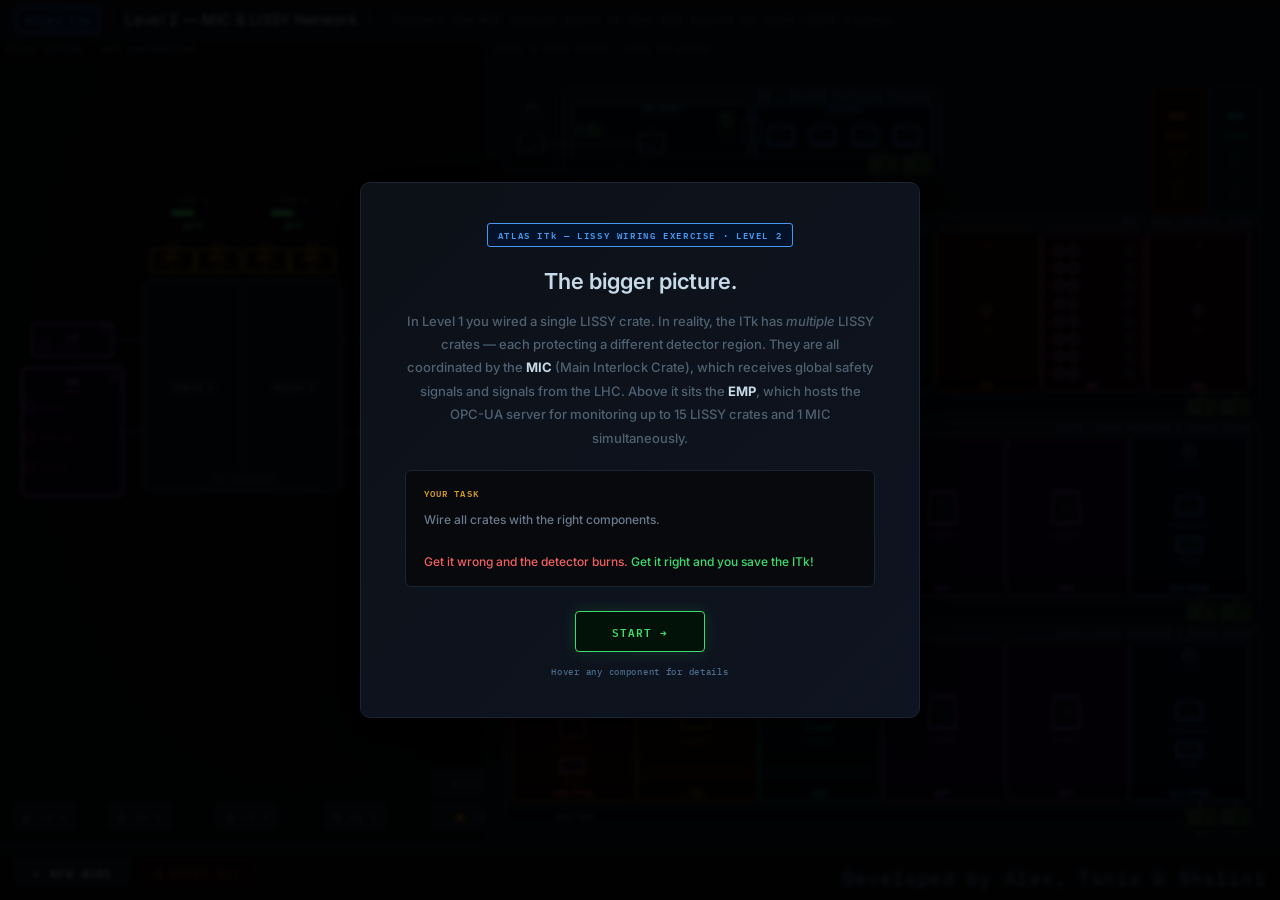
<file: projects/interlock-level2/index.html>
<!DOCTYPE html>
<html lang="en">
<head>
<meta charset="UTF-8">
<meta name="viewport" content="width=device-width, initial-scale=1.0">
<title>ITk Interlock — Level 2: MIC & LISSY Network</title>
<style>
@import url('https://fonts.googleapis.com/css2?family=IBM+Plex+Mono:wght@400;500;600&family=Inter:wght@300;400;500;600&display=swap');

:root {
  --bg:        #07090d;
  --panel:     #0c1118;
  --panel2:    #111820;
  --border:    #1a2433;
  --border2:   #243040;
  --text:      #bccad8;
  --dim:       #445566;
  --green:     #3ddc6e;
  --red:       #f06060;
  --amber:     #f0b030;
  --blue:      #4898f0;
  --purple:    #b070f0;
  --cyan:      #20c8e0;
  --orange:    #f08030;
  --pink:      #f472b6;
  --green-d:   #031208;
  --red-d:     #1e0404;

  /* Responsive base sizes */
  --topbar-h:   clamp(40px, 4vh, 56px);
  --tray-h:     clamp(56px, 6vh, 76px);
}

*, *::before, *::after { box-sizing: border-box; margin: 0; padding: 0; }

/* Fluid base: scales generously with screen size */
html { font-size: clamp(14px, min(1.4vw, 2vh), 22px); }

body {
  background: var(--bg);
  color: var(--text);
  font-family: 'Inter', sans-serif;
  font-size: 0.8rem;
  font-weight: 500;
  height: 100vh;
  height: 100dvh;
  overflow: hidden;
  display: flex;
  flex-direction: column;
}

/* ── Top bar ── */
#topbar {
  height: var(--topbar-h);
  flex-shrink: 0;
  background: linear-gradient(to bottom, #111820, #0c1118);
  border-bottom: 1px solid var(--border);
  display: flex;
  align-items: center;
  padding: 0 clamp(8px, 2vw, 16px);
  gap: clamp(6px, 1vw, 12px);
  z-index: 20;
  box-shadow: 0 1px 12px rgba(0,0,0,.4);
  overflow: hidden;
}
.badge {
  font-family: 'IBM Plex Mono', monospace;
  font-size: 0.55rem;
  font-weight: 600;
  letter-spacing: .14em;
  border: 1px solid var(--blue);
  color: var(--blue);
  background: linear-gradient(135deg,#031228,#062050);
  border-radius: 3px;
  padding: 3px 8px;
  white-space: nowrap;
}
#topbar h1 {
  font-size: 0.82rem;
  font-weight: 400;
  color: #c8dae8;
  letter-spacing: .02em;
  white-space: nowrap;
  overflow: hidden;
  text-overflow: ellipsis;
}
.tb-sep { width: 1px; height: 20px; background: var(--border2); flex-shrink: 0; }
#status-strip {
  font-family: 'IBM Plex Mono', monospace;
  font-size: 0.62rem;
  color: var(--dim);
  flex: 1;
  padding: 0 10px;
  letter-spacing: .04em;
  white-space: nowrap;
  overflow: hidden;
  text-overflow: ellipsis;
}
#status-strip.warn { color: var(--amber); }
#status-strip.ok   { color: var(--green); }
#status-strip.err  { color: var(--red);   }

/* ── Main split ── */
#main {
  display: grid;
  grid-template-columns: 38% 62%;
  grid-template-rows: 1fr var(--tray-h);
  flex: 1;
  min-height: 0;
  overflow: hidden;
}

/* ── Detector panel ── */
#det-panel {
  position: relative;
  background: radial-gradient(ellipse at 60% 40%, #0e0a14 0%, #07090d 70%);
  border-right: 1px solid var(--border);
  border-bottom: 1px solid var(--border);
  overflow: hidden;
  min-height: 0;
  height: 100%;
}
#det-panel::after {
  content: '';
  position: absolute;
  inset: 0;
  pointer-events: none;
  z-index: 1;
  background: repeating-linear-gradient(to bottom, transparent 0px, transparent 2px, rgba(0,0,0,.06) 2px, rgba(0,0,0,.06) 4px);
}
#det-label {
  position: absolute;
  top: 0; left: 0; right: 0;
  font-family: 'IBM Plex Mono', monospace;
  font-size: 0.48rem;
  letter-spacing: .16em;
  color: var(--dim);
  text-transform: uppercase;
  padding: 0.4em 0.7em;
  border-bottom: 1px solid var(--border);
  background: linear-gradient(to bottom, #0e1018, transparent);
  pointer-events: none;
  z-index: 2;
}
#det-heat-overlay {
  position: absolute;
  inset: 0;
  pointer-events: none;
  opacity: 0;
  transition: background .5s;
  z-index: 2;
}

/* ── Rack panel ── */
#rack-panel {
  position: relative;
  background: var(--panel);
  border-bottom: 1px solid var(--border);
  overflow: hidden;
  min-height: 0;
  height: 100%;
}
#rack-label {
  position: absolute;
  top: 0; left: 0; right: 0;
  font-family: 'IBM Plex Mono', monospace;
  font-size: 0.48rem;
  letter-spacing: .16em;
  color: var(--dim);
  text-transform: uppercase;
  padding: 0.4em 0.7em;
  border-bottom: 1px solid var(--border);
  background: linear-gradient(to bottom, #111820, transparent);
  pointer-events: none;
  z-index: 2;
}

/* ── Wire tray ── */
#wire-tray {
  grid-column: 1 / 3;
  background: linear-gradient(to top, #080b10, #0c1118);
  border-top: 1px solid var(--border);
  padding: 0 clamp(8px, 1.5vw, 16px);
  display: flex;
  align-items: center;
  gap: clamp(6px, 1vw, 14px);
  overflow: hidden;
  height: var(--tray-h);
  flex-shrink: 0;
  flex-wrap: nowrap;
}

/* ── Tray buttons ── */
#new-wire-btn, #reset-btn {
  font-family: 'IBM Plex Mono', monospace;
  font-size: 0.62rem;
  font-weight: 600;
  padding: 0.35em 1.2em;
  border-radius: 3px;
  cursor: pointer;
  letter-spacing: .08em;
  transition: all .15s;
  flex-shrink: 0;
  text-transform: uppercase;
  white-space: nowrap;
}
#new-wire-btn {
  border: 1px solid var(--border2);
  background: var(--panel2);
  color: var(--text);
}
#new-wire-btn:hover { background: var(--border); border-color: var(--blue); color: var(--blue); }
#new-wire-btn.active { background: #061828; border-color: var(--blue); color: var(--blue); box-shadow: 0 0 10px rgba(72,152,240,.2); }
#reset-btn { border: 1px solid #3a1010; background: #160505; color: #804040; }
#reset-btn:hover { border-color: var(--red); color: var(--red); background: var(--red-d); }

/* ── Detector supply/power buttons ── */
#power-on-lv-a, #power-on-hv-a, #power-on-lv-b, #power-on-hv-b {
  position: absolute;
  bottom: clamp(8px, 1.5vh, 14px);
  font-family: 'IBM Plex Mono', monospace;
  font-size: 0.55rem;
  font-weight: 600;
  padding: 0.4em 0.9em;
  border-radius: 3px;
  border: 1px solid var(--border2);
  background: var(--panel2);
  color: var(--dim);
  cursor: pointer;
  letter-spacing: .08em;
  transition: all .2s;
  z-index: 3;
  text-transform: uppercase;
  white-space: nowrap;
}
#power-on-lv-a { left: 0.7rem; }
#power-on-hv-a { left: 6rem; }
#power-on-lv-b { left: 12rem; }
#power-on-hv-b { left: 18rem; }
#power-on-lv-a.ready, #power-on-hv-a.ready,
#power-on-lv-b.ready, #power-on-hv-b.ready {
  border-color: var(--green);
  color: var(--green);
  background: var(--green-d);
}

/* ── LHC Handshake button ── */
/* Stacked LHC controls — right side of detector panel */
#lhc-stack {
  position: absolute;
  bottom: clamp(8px,1.5vh,14px);
  left: 24rem;
  display: flex;
  flex-direction: column;
  gap: 5px;
  z-index: 3;
}
#lhc-btn {
  font-family: 'IBM Plex Mono', monospace;
  font-size: 0.55rem;
  font-weight: 600;
  padding: 0.4em 0.9em;
  border-radius: 3px;
  border: 1px solid var(--border2);
  background: var(--panel2);
  color: var(--dim);
  cursor: pointer;
  letter-spacing: .08em;
  transition: all .4s;
  text-transform: uppercase;
  white-space: nowrap;
  user-select: none;
}
#lhc-btn.permit-off { border-color: var(--red);   color: var(--red);   }
#lhc-btn.permit-on  { border-color: var(--green);  color: var(--green); box-shadow: 0 0 16px rgba(61,220,110,.4); animation: glow-pulse .8s infinite; }
#beam-stable-btn {
  font-family: 'IBM Plex Mono', monospace;
  font-size: 0.55rem;
  font-weight: 600;
  padding: 0.4em 0.9em;
  border-radius: 3px;
  border: 1px solid var(--border2);
  background: var(--panel2);
  color: var(--dim);
  cursor: pointer;
  letter-spacing: .08em;
  transition: all .2s;
  text-transform: uppercase;
  white-space: nowrap;
}
#beam-stable-btn:hover { border-color: var(--amber); color: var(--amber); }
#beam-stable-btn.active { border-color: var(--green); color: var(--green); box-shadow: 0 0 12px rgba(61,220,110,.3); }

/* ── Global SVG overlay ── */
#global-svg {
  position: fixed;
  inset: 0;
  width: 100%;
  height: 100%;
  pointer-events: none;
  z-index: 6;
  overflow: visible;
}

/* ── Tooltip ── */
#tooltip {
  position: fixed;
  background: linear-gradient(135deg, #111e2e, #0c1420);
  border: 1px solid var(--border2);
  border-radius: 6px;
  padding: 0.6em 0.9em;
  max-width: clamp(180px, 20vw, 280px);
  pointer-events: none;
  z-index: 60;
  display: none;
  box-shadow: 0 4px 24px rgba(0,0,0,.6);
}
svg text { font-weight: 600; }
#tt-title { font-weight: 600; font-size: 0.72rem; color: #d8eaf8; margin-bottom: 4px; }
#tt-body  { font-size: 0.64rem; color: #506070; line-height: 1.6; }

/* ── Overlays ── */
.overlay {
  display: none;
  position: fixed;
  inset: 0;
  background: rgba(0,0,0,.88);
  z-index: 1000;
  align-items: center;
  justify-content: center;
  backdrop-filter: blur(2px);
  padding: 16px;
}
.overlay.active { display: flex; }
.ov-card {
  border-radius: 8px;
  padding: clamp(20px, 3vh, 32px) clamp(20px, 3vw, 36px);
  max-width: min(440px, 95vw);
  width: 100%;
  text-align: center;
  box-shadow: 0 8px 48px rgba(0,0,0,.7);
}
.ov-card h2 { font-size: 1rem; font-weight: 600; margin: 10px 0 9px; }
.ov-card p  { font-size: 0.72rem; line-height: 1.75; margin-bottom: 20px; color: #708090; }
.ov-card .big { font-size: 2.6rem; display: block; margin-bottom: 4px; }
.fire-card { background: linear-gradient(135deg, #1a0505, #120303); border: 1px solid #6a1818; }
.fire-card h2 { color: var(--red); }
.ok-card   { background: linear-gradient(135deg, #030f08, #041208); border: 1px solid #1a5a30; }
.ok-card h2 { color: var(--green); }
.ov-btn {
  display: inline-block;
  padding: clamp(6px, 0.8vh, 8px) clamp(18px, 2vw, 26px);
  border-radius: 3px;
  border: 1px solid;
  background: transparent;
  font-family: 'IBM Plex Mono', monospace;
  font-size: 0.6rem;
  font-weight: 600;
  cursor: pointer;
  letter-spacing: .08em;
  transition: all .15s;
  text-transform: uppercase;
}
.fire-btn { border-color: #6a1818; color: var(--red); }
.ok-btn   { border-color: #1a5a30; color: var(--green); }
.ok-btn:hover { background: var(--green-d); }

/* ── Intro overlay specifics ── */
#intro-ov > div {
  max-width: min(560px, 92vw);
  width: 100%;
  font-size: 0.78rem;
}

/* ── Status strip 2 ── */
#status-strip2 {
  font-family: 'IBM Plex Mono', monospace;
  font-size: 0.62rem;
  color: #445566;
  padding: 0 12px;
  white-space: nowrap;
  overflow: hidden;
  text-overflow: ellipsis;
  flex: 1;
  border-left: 1px solid var(--border2);
  letter-spacing: .03em;
  transition: color .3s;
}

/* ── Animations ── */
@keyframes signal-flow { to { stroke-dashoffset: -20; } }
.sig-trace {
  stroke-dasharray: 5 3;
  animation: signal-flow 1s linear infinite;
  opacity: 0;
  transition: opacity 1.2s;
}
.sig-trace.active { opacity: 1; }
@keyframes glow-pulse { 0%,100%{opacity:1} 50%{opacity:.5} }

/* ── Ice overlay ── */
#ice-overlay { display: none; position: fixed; inset: 0; z-index: 99; pointer-events: none; }
#ice-overlay.active { display: block; }
#ice-overlay canvas { position: absolute; inset: 0; width: 100%; height: 100%; }

/* ── Scrollable overlays ── */
#mon-ov, #autotest-ov {
  align-items: flex-start;
  overflow-y: auto;
  padding: clamp(12px, 2vw, 20px);
}
</style>
</head>
<body>

<!-- Intro overlay -->
<div class="overlay active" id="intro-ov">
  <div style="background:linear-gradient(135deg,#0c1118,#0e1420);border:1px solid #1a2433;border-radius:10px;padding:40px 44px;max-width:560px;text-align:center;box-shadow:0 8px 48px rgba(0,0,0,.8);">
    <div style="font-family:'IBM Plex Mono',monospace;font-size:9px;font-weight:600;letter-spacing:.18em;color:#4898f0;background:#031228;border:1px solid #4898f0;border-radius:3px;display:inline-block;padding:3px 10px;margin-bottom:20px;">ATLAS ITk — LISSY WIRING EXERCISE · LEVEL 2</div>
    <div style="font-size:22px;font-weight:600;color:#c8dae8;margin-bottom:14px;line-height:1.3;">The bigger picture.</div>
    <p style="font-size:13px;color:#506070;line-height:1.8;margin-bottom:20px;">
      In Level 1 you wired a single LISSY crate. In reality, the ITk has <em>multiple</em> LISSY crates — each protecting a different detector region. They are all coordinated by the <strong style="color:#c8dae8">MIC</strong> (Main Interlock Crate), which receives global safety signals and signals from the LHC. Above it sits the <strong style="color:#c8dae8">EMP</strong>, which hosts the OPC-UA server for monitoring up to 15 LISSY crates and 1 MIC simultaneously.
    </p>
    <div style="background:#07090d;border:1px solid #1a2433;border-radius:6px;padding:14px 18px;margin-bottom:24px;text-align:left;">
      <div style="font-family:'IBM Plex Mono',monospace;font-size:9px;font-weight:600;letter-spacing:.12em;color:#d29922;margin-bottom:8px;">YOUR TASK</div>
      <p style="font-size:12px;color:#6a7a8a;line-height:1.75;margin:0;">
        Wire all crates with the right components.
        <br><br>
        <span style="color:#f06060;">Get it wrong and the detector burns.</span>
        <span style="color:#3ddc6e;"> Get it right and you save the ITk!</span>
      </p>

    </div>
    <button onclick="document.getElementById('intro-ov').classList.remove('active')"
      style="font-family:'IBM Plex Mono',monospace;font-size:11px;font-weight:600;padding:10px 36px;border-radius:4px;border:1px solid var(--green, #3ddc6e);background:#031208;color:#3ddc6e;cursor:pointer;letter-spacing:.1em;transition:all .2s;text-transform:uppercase;box-shadow:0 0 16px rgba(61,220,110,.15);"
      onmouseover="this.style.background='#052a10'" onmouseout="this.style.background='#031208'">
      Start →
    </button>
    <div style="margin-top:14px;font-family:'IBM Plex Mono',monospace;font-size:9px;color:#4a6a8a;letter-spacing:.08em;">Hover any component for details</div>
  </div>
</div>

<!-- Fire overlay -->
<div class="overlay" id="fire-ov">
  <div class="ov-card fire-card">
    <span class="big fire-anim">🔥</span>
    <h2 id="fire-title">Wrong connection</h2>
    <p id="fire-body"></p>
    <button class="ov-btn fire-btn" onclick="dismissError()">OK, got it</button>
  </div>
</div>

<!-- Success overlay -->
<div class="overlay" id="ok-ov">
  <div class="ov-card ok-card">
    <span class="big">✓</span>
    <h2>Both LISSYs connected!</h2>
    <p id="ok-body">MIC output ports linked to both LISSY GSS inputs. The full interlock chain — EMP → MIC → LISSY 1 & 2 — is complete. Global safety signals will now reach both detector regions.</p>
    <button class="ov-btn ok-btn" onclick="continueAfterInterlock()">Continue</button>
  </div>
</div>

<!-- Ice overlay -->
<div id="ice-overlay"><canvas id="ice-canvas"></canvas></div>

<!-- EMP Monitoring Plots Overlay -->
<div class="overlay" id="emp-mon-ov" style="align-items:flex-start;padding:20px;overflow-y:auto;">
  <div style="background:#0c1118;border:1px solid #1a2433;border-radius:8px;padding:20px;width:100%;max-width:900px;margin:auto;">
    <div style="display:flex;justify-content:space-between;align-items:center;margin-bottom:16px;">
      <span style="font-family:'IBM Plex Mono',monospace;font-size:12px;font-weight:600;color:#8aad7a;letter-spacing:.1em;">MONITORING PLOTS — EMP OPC-UA</span>
      <button onclick="document.getElementById('emp-mon-ov').classList.remove('active')" style="font-family:'IBM Plex Mono',monospace;font-size:10px;padding:4px 12px;border:1px solid #1a2433;background:#111820;color:#6a7a8a;border-radius:3px;cursor:pointer;">CLOSE</button>
    </div>
    <div id="emp-mon-grid" style="display:grid;grid-template-columns:1fr 1fr 1fr 1fr;gap:10px;"></div>
  </div>
</div>

<!-- Tooltip -->
<div id="tooltip"><div id="tt-title"></div><div id="tt-body"></div></div>

<!-- Global wire SVG -->
<svg id="global-svg" xmlns="http://www.w3.org/2000/svg">
  <defs>
    <filter id="glow-green"><feGaussianBlur stdDeviation="2.5" result="blur"/><feMerge><feMergeNode in="blur"/><feMergeNode in="SourceGraphic"/></feMerge></filter>
    <filter id="glow-blue"><feGaussianBlur stdDeviation="2" result="blur"/><feMerge><feMergeNode in="blur"/><feMergeNode in="SourceGraphic"/></feMerge></filter>
    <filter id="glow-cyan"><feGaussianBlur stdDeviation="2" result="blur"/><feMerge><feMergeNode in="blur"/><feMergeNode in="SourceGraphic"/></feMerge></filter>
    <marker id="arr-cyan" markerWidth="8" markerHeight="6" refX="7" refY="3" orient="auto">
      <path d="M0 0.5L7 3L0 5.5" fill="none" stroke="#20c8e0" stroke-width="1.2" stroke-linecap="round"/>
    </marker>
  </defs>
  <g id="placed-wires"></g>
  <path id="ghost-path" fill="none" stroke="#a0b8cc" stroke-width="1.5" stroke-dasharray="4 3" opacity="0" pointer-events="none"/>
</svg>

<!-- Layout -->
<div id="topbar">
  <div class="badge">ATLAS ITk</div>
  <div class="tb-sep"></div>
  <h1>Level 2 — MIC &amp; LISSY Network</h1>
  <div class="tb-sep"></div>
  <span id="status-strip">Connect the MIC output ports to the GSS inputs of both LISSY crates.</span>
</div>

<div id="main">
  <div id="det-panel">
    <div id="det-label">ATLAS Cavern · 80m underground</div>
    <div id="det-heat-overlay"></div>
    <button id="power-on-lv-a" onclick="powerOnSupply('lv','a')">⏻  LV A</button>
    <button id="power-on-hv-a" onclick="powerOnSupply('hv','a')">⏻  HV A</button>
    <button id="power-on-lv-b" onclick="powerOnSupply('lv','b')">⏻  LV B</button>
    <button id="power-on-hv-b" onclick="powerOnSupply('hv','b')">⏻  HV B</button>
    <div id="lhc-stack">
      <div id="lhc-btn" onclick="explainBeamPermit()" onmouseenter="showLHCTip(event)" onmouseleave="hideTip()">⚡ BEAM INJECTION PERMIT</div>
      <button id="beam-stable-btn" onclick="triggerBeamStable()">🔆 TEST BEAM STABLE</button>
    </div>
    <svg id="det-svg" width="100%" height="100%" style="position:absolute;inset:0;display:block;" xmlns="http://www.w3.org/2000/svg">
      <g id="det-nodes"></g>
      <g id="det-ports"></g>
    </svg>
  </div>

  <div id="rack-panel">
    <div id="rack-label">Level 2 rack rooms · US15 or USA15</div>
    <svg id="rack-svg" width="100%" height="100%" style="position:absolute;inset:0;display:block;" xmlns="http://www.w3.org/2000/svg">
      <defs>
        <filter id="glow-green-r"><feGaussianBlur stdDeviation="2.5" result="blur"/><feMerge><feMergeNode in="blur"/><feMergeNode in="SourceGraphic"/></feMerge></filter>
        <filter id="glow-blue-r"><feGaussianBlur stdDeviation="2" result="blur"/><feMerge><feMergeNode in="blur"/><feMergeNode in="SourceGraphic"/></feMerge></filter>
      </defs>
      <g id="rack-bg"></g>
      <g id="rack-ports"></g>
    </svg>
  </div>

  <div id="wire-tray">
    <button id="new-wire-btn" onclick="startNewWire()">＋ New wire</button>
    <button id="reset-btn" onclick="resetGame()">↺ Reset all</button>
    <span id="status-strip2" style="font-family:'IBM Plex Mono',monospace;font-size:10px;color:#445566;padding:0 10px;"></span>
  </div>
</div>

<script>
// ══════════════════════════════════════════════════
// TOOLTIPS
// ══════════════════════════════════════════════════
const TIPS = {
  'lv-a':    {t:'LV Supply — Region A',
    b:'Low Voltage supply for Region A readout ASICs. The Interlock port connects to a LISSY OUT module via a fail-safe active-low signal (3.3V=OK, 0V=CUT). A broken cable automatically cuts the supply.'},
  'lv-b':    {t:'LV Supply — Region B',
    b:'Low Voltage supply for Region B readout ASICs. Must connect to a different LISSY OUT than Region A — each region is protected independently.'},
  'hv-a':    {t:'HV Supply — Region A',
    b:'High Voltage supply for Region A silicon bulk depletion. Has three ports: Interlock (cuts HV on fault), Crate status (3.3V=crate ON), and HV status (3.3V=all channels OFF, 0V=at least one ON). Crate status and HV status connect to an HVP pair in the MIC.'},
  'hv-b':    {t:'HV Supply — Region B',
    b:'High Voltage supply for Region B. Same port configuration as Region A. Must use a different HVP channel pair than Region A.'},
  detector:  {t:'ITk Detector',
    b:'~60 million readout channels. The MIC coordinates interlock protection across all detector regions by distributing DSS and BIS signals to each LISSY via Transfer Modules.'},
  emp:       {t:'EMP — Embedded Monitoring Processor',
    b:'Interface between MON-FPGA and DCS computers. Hosts the OPC-UA server publishing the full interlock state (up to 15 LISSY + 1 MIC) at ~10 Hz. Connected to MON-FPGA via dedicated serial link; the RJ45 board provides Ethernet to DCS via FMC link.'},
  emp_board_main: {t:'EMP Board — OPC-UA Server',
    b:'The main processing board hosting the OPC-UA server. Publishes monitoring data from all connected LISSY crates and the MIC to the DCS (WinCC) at ~10 Hz. Connects to the 16RJ45 board via FMC link for network output.'},
  emp_board_rj45: {t:'16RJ45 Board — Ethernet Hub',
    b:'Provides 16 Ethernet ports for connections to MIC and LISSY crates (4 shown here for clarity). Each port carries monitoring data from one crate MON-FPGA to the EMP OPC-UA server. Connected to the EMP board via FMC (FPGA Mezzanine Card) link.'},
  emp_board: {t:'EMP Board',
    b:'Main processing board of the EMP. Connects to the RJ45 board via an FMC link.'},
  mic:       {t:'MIC — Main Interlock Crate',
    b:'19" 3U modular crate. Receives DSS signals (up to 6 channels, current-loop) and one BIS signal (RS485). Distributes them to all LISSY crates via Transfer Modules. Redundant PSU on UPS. Uses same MON-FPGA as LISSY — pin-compatible, same firmware.'},
  mic_out:   {t:'TM Output → LISSY GSS (subD15)',
    b:'Each TM sends 6 DSS + 1 BIS + 3 spare signals to each LISSY. Standard interlock: 3.3V=OK, 0V=INTERLOCK. E_EXIT/Cont_A/Cont_B are open-collector — TM provides 10kΩ pull-up resistors.'},
  lissy1:    {t:'LISSY Crate 1',
    b:'Protects one ITk region. Its GSS module receives global signals from the MIC Transfer Module via subD15. Without this connection, the LISSY is blind to DSS emergency stops, continental interlocks, and BIS beam signals.'},
  lissy2:    {t:'LISSY Crate 2',
    b:'Second region. Identical architecture. The MIC TM sends both LISSYs the same global signal set — both must be connected for full coverage.'},
  dss_system:{t:'DSS System — Detector Safety System',
    b:'The ATLAS-wide safety system that monitors detector conditions: cooling, power, access. Sends up to 6 signals (current loop: closed=OK, open=INTERLOCK) to the MIC DSS module. Three of these — E_EXIT (emergency exit), Cont_A (continental A), Cont_B (continental B) — are routed directly to every LISSY GSS via open-collector lines and cannot be masked by any firmware. The DSS also receives one return signal from the MIC (logical OR of LISSY states).'},
  bis_system:{t:'BIS — Beam Interface System',
    b:'The LHC-side interlock system. Sends one RS485 differential signal to the MIC BIS module to communicate beam conditions. The HVP Master in the MIC responds with the ITk HV status — this is the LHC handshake: the LHC only permits beam if the ITk HV is in a safe state. Without this handshake, beam injection is blocked.'},
  gss_port:  {t:'GSS Input Port (subD15)',
    b:'Receives MIC TM cable. Pins 6/16/26 carry E_EXIT, Cont_A, Cont_B — hardwired open-collector signals that bypass all firmware and cannot be masked.'},
  mic_mon:   {t:'MON-FPGA (MIC Slot 1)',
    b:'Same module as in LISSY — pin-compatible, same firmware concept. Monitors all IO via I²C (0x25–0x27). Connected to EMP for DCS reporting. All inputs and outputs in MIC are monitored here.'},
  mic_tm1:   {t:'TM — Transfer Module 1',
    b:'Connects to two LISSY crates via two subD15 connectors. Sends 6 DSS + 1 BIS + 3 spare signals to each. Receives up to 3 signals back per LISSY (6 total). Open-collector lines need 10kΩ pull-ups.'},
  mic_tm2:   {t:'TM — Transfer Module 2',
    b:'Second TM — identical to TM1. Each TM covers two LISSYs; two TMs cover four. Up to 8 TMs per MIC crate.'},
  mic_dss:   {t:'DSS — Detector Safety System Module',
    b:'Receives up to 6 signals from the ATLAS DSS via current loops (closed=OK, open=INTERLOCK). E_EXIT, Cont_A, Cont_B distributed to all TMs via backplane as open-collector. Can also send one signal back to DSS (OR of TM return signals). Can be installed inside LISSY for small setups without a MIC.'},
  mic_bis:   {t:'BIS — Beam Interface System Module',
    b:'Receives one RS485 differential signal from the LHC Beam Interface System. Translates to standard interlock, distributed to all TMs via backplane. Monitored by MON-FPGA. Critical for the LHC/ITk HV handshake.'},
  mic_hvp:   {t:'HVP — HV Present Module',
    b:'Reads signals from up to 8 HV crates: "HV crate power" (3.3V=ON) and "HV ON" (3.3V=all channels OFF, 0V=at least one ON). Logically combines to 8 summary signals → HVP Master. All 16 inputs opto-coupled and monitored.'},
  mic_hvm:   {t:'HVM / HVP Master',
    b:'Collects up to 8 signals from up to 5 HVP modules. Logically combines to one summary, converts to RS485, sends to BIS. This IS the LHC handshake: it tells the collider whether ITk HV is in a safe state for beam.'},
};
function showTip(key,evt){
  const t=TIPS[key]; if(!t) return;
  const el=document.getElementById('tooltip');
  document.getElementById('tt-title').textContent=t.t;
  document.getElementById('tt-body').textContent=t.b;
  el.style.display='block'; moveTip(evt);
}
function moveTip(evt){
  const el=document.getElementById('tooltip');
  let x=evt.clientX+14, y=evt.clientY+10;
  if(x+250>window.innerWidth) x=evt.clientX-256;
  if(y+140>window.innerHeight) y=evt.clientY-140;
  el.style.left=x+'px'; el.style.top=y+'px';
}
function hideTip(){document.getElementById('tooltip').style.display='none';}
document.addEventListener('mousemove',e=>{
  if(document.getElementById('tooltip').style.display==='block') moveTip(e);
});

// ══════════════════════════════════════════════════
// STATE
// ══════════════════════════════════════════════════
const NS = 'http://www.w3.org/2000/svg';
const WIRE_COLOR = '#a0b8cc';
let placedConnections = new Set();
let usedPorts = new Set();
let pendingFrom = null;

// Required: MIC out 1 → LISSY1 GSS, MIC out 2 → LISSY2 GSS
const VALID_CONNECTIONS = [
  ['mic-tm1-a',    'lissy1-gss-out'],
  ['mic-tm2-a',    'lissy2-gss-out'],
  ['p-dss-in',     'mic-dss-male'],
  ['p-global-dss', 'mic-dss-female'],
];

function connKey(a,b){ return [a,b].sort().join('|'); }

// ══════════════════════════════════════════════════
// SCALE FACTOR — SVG text scales with panel size
// ══════════════════════════════════════════════════
let SVG_SCALE = 1.0; // updated in renderRack/renderDetector

function computeScale(){
  const rack = document.getElementById('rack-svg');
  const W = rack ? rack.clientWidth  : 900;
  const H = rack ? rack.clientHeight : 600;
  // Reference: 900×600 = scale 1.0. Scale proportionally.
  SVG_SCALE = Math.max(0.7, Math.min(2.0, Math.sqrt((W * H) / (900 * 600))));
}

// ══════════════════════════════════════════════════
// SVG HELPERS
// ══════════════════════════════════════════════════
function svgEl(tag,attrs,parent){
  const e=document.createElementNS(NS,tag);
  for(const[k,v] of Object.entries(attrs)) e.setAttribute(k,v);
  if(parent) parent.appendChild(e);
  return e;
}
function rect(p,x,y,w,h,rx,fill,stroke,sw=1){
  return svgEl('rect',{x,y,width:w,height:h,rx,fill,stroke,'stroke-width':sw},p);
}
function text(p,x,y,s,fill,size,weight=600,anchor='middle'){
  const scaledSize = Math.round(size * SVG_SCALE * 10) / 10;
  const t=svgEl('text',{x,y,fill,'font-size':scaledSize,'font-weight':weight,
    'font-family':"'IBM Plex Mono',monospace",'text-anchor':anchor,
    'dominant-baseline':'central','pointer-events':'none'},p);
  t.textContent=s; return t;
}
function line(p,x1,y1,x2,y2,stroke,sw=1){
  return svgEl('line',{x1,y1,x2,y2,stroke,'stroke-width':sw,'stroke-linecap':'round'},p);
}
function mkG(p,tipKey){
  const g=svgEl('g',{},p);
  if(tipKey){
    g.addEventListener('mouseenter',e=>showTip(tipKey,e));
    g.addEventListener('mouseleave',hideTip);
  }
  return g;
}

// ══════════════════════════════════════════════════
// PORT SYSTEM
// ══════════════════════════════════════════════════
const portCoords = {};

function addPortAt(parent,id,x,y,color){
  portCoords[id]={x,y};
  const g=svgEl('g',{id:'pg-'+id,cursor:'pointer','pointer-events':'all'},parent);
  const hit=svgEl('rect',{x:x-8,y:y-8,width:16,height:16,fill:'transparent',id:'pc-'+id},g);
  g.addEventListener('click',e=>{e.stopPropagation();handlePort(id);});
  g.addEventListener('mouseenter',()=>{ hit.setAttribute('fill',color+'30'); });
  g.addEventListener('mouseleave',()=>{ if(pendingFrom!==id) hit.setAttribute('fill','transparent'); });
}



function getPortXY(id){
  const el=document.getElementById('pc-'+id);
  if(el){ const r=el.getBoundingClientRect(); return{x:r.left+r.width/2,y:r.top+r.height/2}; }
  return portCoords[id]||{x:0,y:0};
}

// ══════════════════════════════════════════════════
// RENDER DETECTOR — two regions, each with NTCs, LV, HV
// ══════════════════════════════════════════════════
function renderDetector(){
  computeScale();
  const svg=document.getElementById('det-svg');
  const W=svg.clientWidth, H=svg.clientHeight;
  const dn=document.getElementById('det-nodes');
  const dp=document.getElementById('det-ports');
  dn.innerHTML=''; dp.innerHTML='';

  const cx=W/2, dw=Math.min(W*0.52,200), dh=Math.min(H*0.48,210), dy=H*0.30;

  // Silicon strips
  for(let i=-5;i<=5;i++) line(dn,cx+i*Math.floor(dw/12),dy+8,cx+i*Math.floor(dw/12),dy+dh-8,'#1a3050',0.5);

  const dg=mkG(dn,'detector');
  rect(dg,cx-dw/2,dy,dw,dh,8,'#0e1828','#8ab0d060',1.5);

  // Divider between regions
  line(dg,cx,dy+10,cx,dy+dh-10,'#2a4060',1);
  text(dg,cx-dw/4,dy+dh/2,'Region A','#a0c0d870',8);
  text(dg,cx+dw/4,dy+dh/2,'Region B','#a0c0d870',8);
  text(dg,cx,dy+dh-12,'ITk Detector','#a0c0d860',7);

  // Status indicator (no default text)
  svgEl('text',{x:cx,y:dy+dh+16,'font-family':"'IBM Plex Mono',monospace",'font-size':8,'font-weight':600,fill:'#445566','text-anchor':'middle','dominant-baseline':'central',id:'det-status-txt'},dn).textContent='';

  // ── Region A (left) — NTC A1, NTC A2, LV A, HV A ──
  const axL=cx-dw/2-50, ayNtc=dy+dh*0.25, ayLV=dy+dh*0.28;
  const ayHV=ayLV+16+12+64; // LV bottom + gap + HV half-height
  // NTC A1
  mkDetSensor(dn,dp,'A1',cx-dw*0.35,dy-20,'#f0b030');
  // NTC A2
  mkDetSensor(dn,dp,'A2',cx-dw*0.12,dy-20,'#f0b030');
  // LV A
  mkDetSupply(dn,dp,axL-20,ayLV,'lv-a','LV','#b070f0','#0e0318');
  line(dn,axL-20+40,ayLV,cx-dw/2,ayLV,'#b070f050',1.2);
  // HV A
  mkHVSupply(dn,dp,axL-20,ayHV,'hv-a','#b070f0','#0e0318');
  line(dn,axL-20+50,ayHV,cx-dw/2,ayHV,'#b070f050',1.2);

  // ── Region B (right) — NTC B1, NTC B2, LV B, HV B ──
  const axR=cx+dw/2+50, ayNtcB=dy+dh*0.25;
  // NTC B1
  mkDetSensor(dn,dp,'B1',cx+dw*0.12,dy-20,'#f0b030');
  // NTC B2
  mkDetSensor(dn,dp,'B2',cx+dw*0.35,dy-20,'#f0b030');
  // LV B
  mkDetSupply(dn,dp,axR+20,ayLV,'lv-b','LV','#b070f0','#0e0318');
  line(dn,axR+20-40,ayLV,cx+dw/2,ayLV,'#b070f050',1.2);
  // HV B
  mkHVSupply(dn,dp,axR+20,ayHV,'hv-b','#b070f0','#0e0318');
  line(dn,axR+20-50,ayHV,cx+dw/2,ayHV,'#b070f050',1.2);

  // Temp gauges per region
  mkTempGauge(dn,cx-dw/4,dy-50,'A');
  mkTempGauge(dn,cx+dw/4,dy-50,'B');
}

function mkDetSensor(parent,dp,label,x,y,color){
  const portId = 'ntc-'+label.toLowerCase();
  const g=mkG(parent,'ntc'+label.toLowerCase());
  rect(g,x-22,y-12,44,24,3,'#181000',color,1);
  text(g,x,y-3,'NTC',color,7,600);
  text(g,x,y+7,label,color+'80',6);
  // Visible dashed port dot on top, registered and interactive
  svgEl('circle',{cx:x,cy:y-14,r:5,fill:'transparent',stroke:color,'stroke-width':1.2,'stroke-dasharray':'3 2'},parent);
  addPortAt(dp,portId,x,y-14,color);
}

function mkDetSupply(parent,dp,x,y,id,label,color,bg){
  const g=mkG(parent,id==='lv-a'?'lv-a':id==='lv-b'?'lv-b':id);
  rect(g,x-40,y-16,80,32,3,bg,color,1.2);
  text(g,x,y-4,label,color,9,600);
  // LED top-right corner
  const region=id.includes('-a')?'a':'b';
  svgEl('circle',{cx:x+32,cy:y-12,r:4,fill:color+'20',stroke:color+'60','stroke-width':1,id:'led-supply-lv-'+region},g);
  // Port inside box, left side — matches HV style
  const lvPortG=svgEl('g',{},g);
  svgEl('circle',{cx:x-28,cy:y+6,r:5,fill:'transparent',stroke:'#b070f0','stroke-width':1.2,'stroke-dasharray':'3 2'},lvPortG);
  text(lvPortG,x-18,y+6,'Interlock','#b070f090',5,600,'start');
  addPortAt(dp,id+'-conn',x-28,y+6,'#b070f0');
  lvPortG.addEventListener('mouseenter',e=>{
    document.getElementById('tt-title').textContent='LV Interlock';
    document.getElementById('tt-body').textContent='Fail-safe cut signal for the LV supply (3.3V=OK, 0V=CUT). Connects to a LISSY OUT module. A broken cable automatically cuts power.';
    document.getElementById('tooltip').style.display='block';
  });
  lvPortG.addEventListener('mouseleave',hideTip);
}

function mkHVSupply(parent,dp,x,y,id,color,bg){
  const W=100, H=128;
  const g=mkG(parent,id==='hv-a'?'hv-a':id==='hv-b'?'hv-b':id);
  rect(g,x-W/2,y-H/2,W,H,5,bg,color,1.5);
  text(g,x,y-H/2+12,'HV',color,9,600);
  text(g,x,y-H/2+23,'supply',color+'70',6);
  // LED top-right
  const hvRegion=id.includes('-a')?'a':'b';
  svgEl('circle',{cx:x+W/2-8,cy:y-H/2+10,r:5,fill:color+'20',stroke:color+'60','stroke-width':1,id:'led-supply-hv-'+hvRegion},g);
  // Three dashed ports on top edge, stacked vertically
  const portLabels=['Interlock','Crate status','HV status'];
  const portIds=[id+'-ilk',id+'-crate',id+'-hv'];
  const portColors=['#b070f0','#b070f0','#b070f0'];
  const portDotColors=['#b070f0','#f472b6','#f472b6'];
  const portTips=[
    'Interlock: fail-safe cut signal (3.3V=OK, 0V=INTERLOCK). Connects to LISSY OUT module.',
    'Crate status: 3.3V = HV crate powered ON, 0V = OFF. Connects to LEFT LEMO of an HVP pair.',
    'HV status: 3.3V = all channels OFF, 0V = at least one channel ON. Connects to RIGHT LEMO of the same HVP pair.',
  ];
  for(let i=0;i<3;i++){
    const py=y-H/2+40+i*30;
    const pg=svgEl('g',{},g);
    svgEl('circle',{cx:x-W/2+8,cy:py,r:5,fill:'transparent',stroke:portDotColors[i],'stroke-width':1.2,'stroke-dasharray':'3 2'},pg);
    text(pg,x-W/2+18,py,portLabels[i],portDotColors[i]+'90',5,600,'start');
    addPortAt(dp,portIds[i],x-W/2+8,py,portDotColors[i]);
    (function(tip,lbl){
      pg.addEventListener('mouseenter',e=>{
        document.getElementById('tt-title').textContent=lbl;
        document.getElementById('tt-body').textContent=tip;
        document.getElementById('tooltip').style.display='block';
      });
      pg.addEventListener('mouseleave',hideTip);
    })(portTips[i], portLabels[i]);
  }
}

function mkTempGauge(parent,cx,y,region){
  const gy = y - 30;
  text(parent,cx,gy,'TEMP '+region,'#4a5a6a',7);
  rect(parent,cx-22,gy+8,44,8,2,'#060e18','#1e3048',0.5);
  svgEl('rect',{x:cx-21,y:gy+9,width:22,height:6,rx:1,fill:'#3ddc6e',id:'temp-bar-'+region},parent);
  const tl=svgEl('text',{x:cx,y:gy+24,fill:'#3ddc6e','font-size':8*SVG_SCALE,'font-weight':600,'font-family':"'IBM Plex Mono',monospace",'text-anchor':'middle','dominant-baseline':'central','pointer-events':'none',id:'temp-lbl-'+region},parent);
  tl.textContent='22°C';
}

// ══════════════════════════════════════════════════
// RENDER RACK
// ══════════════════════════════════════════════════
let empY, micY, lissy1Y, lissy2Y;
let RX, RW, RH; // rack panel coords

function setAllFwLedsOn(){
  // Apply current PSU state to all crate LEDs
  ['lissy1','lissy2','mic','emp'].forEach(updateCrateFwLeds);
}

function addSwitches(parent,bkX,bkY,bkW,crate){
  // Store geometry on parent so click handler can redraw
  parent.setAttribute('data-bky',bkY);
  parent.setAttribute('data-bkw',bkW);
  parent.setAttribute('data-bkx',bkX);
  drawCrateSwitch(parent,bkX+bkW-72,bkY+1,crate,0);
  drawCrateSwitch(parent,bkX+bkW-38,bkY+1,crate,1);
}

function drawBISBox(bg,rp,x,y,w,h){
  const cx=x+w/2;
  const bisG=svgEl('g',{},bg);
  bisG.addEventListener('mouseenter',e=>showTip('bis_system',e));
  bisG.addEventListener('mouseleave',hideTip);
  rect(bisG,x,y,w,h,3,'#180a00','#f0803060',1.2);
  text(bisG,cx,y+h*0.22,'BIS','#f08030',8,600);
  text(bisG,cx,y+h*0.38,'System','#f0803080',6,600);
  const p1Y=y+h*0.60, p2Y=y+h*0.85;
  svgEl('circle',{cx,cy:p1Y,r:5,fill:'transparent',stroke:'#4a5a6a','stroke-width':1.2,'stroke-dasharray':'3 2'},bisG);
  text(bisG,cx,p1Y-11,'From LHC','#f0803070',5,600);
  addPortAt(rp,'p-bis-in', cx,p1Y,'#f08030');
  svgEl('circle',{cx,cy:p2Y,r:5,fill:'transparent',stroke:'#4a5a6a','stroke-width':1.2,'stroke-dasharray':'3 2'},bisG);
  text(bisG,cx,p2Y-11,'To LHC','#f0803070',5,600);
  addPortAt(rp,'p-bis-out',cx,p2Y,'#f08030');
}

function drawEthSwitch(bg,rp,x,y,w,h){
  const cx=x+w/2;
  const g=svgEl('g',{},bg);
  g.addEventListener('mouseenter',e=>{
    document.getElementById('tt-title').textContent='Ethernet Switch';
    document.getElementById('tt-body').textContent='Central network switch connecting the EMP to the MIC and all LISSY crates via Ethernet. Each crate MON-FPGA connects here; the switch feeds all traffic to the EMP OPC-UA server.';
    document.getElementById('tooltip').style.display='block';
  });
  g.addEventListener('mouseleave',()=>document.getElementById('tooltip').style.display='none');
  rect(g,x,y,w,h,3,'#041218','#4a6a8a60',1.2);
  text(g,cx,y+h*0.22,'ETH','#4a6a8a',8,600);
  text(g,cx,y+h*0.36,'SWITCH','#4a6a8a80',6,600);
  // Single Ethernet port
  const portY=y+h*0.68;
  mkRJ45(g,cx,portY,'#4a6a8a');
  svgEl('circle',{cx,cy:portY,r:5,fill:'transparent',stroke:'#4a5a6a','stroke-width':1.2,'stroke-dasharray':'3 2'},g);
  addPortAt(rp,'eth-sw-port',cx,portY,'#4a6a8a');
}

function drawEthSwitchWire(){
  const existing = document.getElementById('eth-switch-wire');
  if(existing) existing.remove();
  const p1 = getPortXY('eth-sw-port');
  const p2 = getPortXY('emp-board-eth');
  if(!p1 || !p2) return;
  const layer = document.getElementById('placed-wires');
  const g = document.createElementNS('http://www.w3.org/2000/svg','g');
  g.setAttribute('id','eth-switch-wire');
  const mx = (p1.x + p2.x) / 2;
  const path = document.createElementNS('http://www.w3.org/2000/svg','path');
  path.setAttribute('d',`M${p1.x},${p1.y} C${mx},${p1.y} ${mx},${p2.y} ${p2.x},${p2.y}`);
  path.setAttribute('fill','none');
  path.setAttribute('stroke','#4a6a8a');
  path.setAttribute('stroke-width','1.5');
  path.setAttribute('stroke-linecap','round');
  path.setAttribute('opacity','0.6');
  path.setAttribute('data-prewired','true');
  g.appendChild(path);
  layer.appendChild(g);
}

function drawGlobalSignals(bg,rp,x,y,w,h){
  const cx=x+w/2;
  const dssG=svgEl('g',{},bg);
  dssG.addEventListener('mouseenter',e=>showTip('dss_system',e));
  dssG.addEventListener('mouseleave',hideTip);
  const dssGb=dssG; // alias so inner code uses dssGb instead of bg
  rect(dssG,x,y,w,h,3,'#041218','#20c8e060',1.2);
  text(dssG,cx,y+h*0.22,'DSS','#20c8e0',8,600);
  text(dssG,cx,y+h*0.38,'System','#20c8e080',6,600);
  const p1Y=y+h*0.60, p2Y=y+h*0.85;
  svgEl('circle',{cx,cy:p1Y,r:5,fill:'transparent',stroke:'#4a5a6a','stroke-width':1.2,'stroke-dasharray':'3 2'},dssG);
  text(dssG,cx,p1Y-11,'From ENV','#20c8e070',5,600);
  addPortAt(rp,'p-dss-in',cx,p1Y,'#20c8e0');
  svgEl('circle',{cx,cy:p2Y,r:5,fill:'transparent',stroke:'#4a5a6a','stroke-width':1.2,'stroke-dasharray':'3 2'},dssG);
  text(dssG,cx,p2Y-11,'To ENV','#20c8e070',5,600);
  addPortAt(rp,'p-global-dss',cx,p2Y,'#20c8e0');
}

function renderRack(){
  computeScale();
  const svg=document.getElementById('rack-svg');
  const W=svg.clientWidth, H=svg.clientHeight;
  const bg=document.getElementById('rack-bg');
  const rp=document.getElementById('rack-ports');
  bg.innerHTML=''; rp.innerHTML='';

  const pad=20, topPad=28;
  RX=pad; RW=W-pad*2;
  const totalH=H-topPad-pad;

  // EMP slightly larger; MIC and LISSYs pushed to bottom
  const empH=Math.floor(totalH*0.11);  // slightly taller to fit back panel
  const lissyH=Math.floor(totalH*0.261);
  const micH=lissyH;
  const gap=8;
  const totalCrateH = micH + lissyH*2 + gap*2;

  empY   = topPad + 20;
  // LISSYs and MIC pinned to bottom
  lissy2Y= topPad + totalH - lissyH;
  lissy1Y= lissy2Y - lissyH - gap;
  micY   = lissy1Y - micH - gap;

  // EMP is half width, left-aligned with MIC/LISSY
  // Ethernet switch — left of EMP, width of BIS box (50px)
  const ethSwW = 50;
  const ethSwX = RX;
  drawEthSwitch(bg,rp,ethSwX,empY,ethSwW,empH);

  // EMP — shifted right by ethSwW + gap
  const empGap = 8;
  const empW = Math.floor(RW / 2);
  const empX = ethSwX + ethSwW + empGap;
  drawEMP(bg,rp,empX,empY,empW,empH);

  // FW LEDs driven by PSU state
  requestAnimationFrame(setAllFwLedsOn);
  // Pre-wired: Eth switch → EMP board Ethernet
  requestAnimationFrame(drawEthSwitchWire);

  // DSS and BIS boxes — top right
  const dssW = 50;
  const dssH = Math.floor(empH * 1.5);
  const dssX = RX + RW - dssW;
  const dssY = empY;
  drawGlobalSignals(bg,rp,dssX,dssY,dssW,dssH);

  const bisW = 50;
  const bisX = dssX - bisW - 8;
  drawBISBox(bg,rp,bisX,dssY,bisW,dssH);
  drawMIC(bg,rp,RX,micY,RW,micH);
  drawLISSY(bg,rp,RX,lissy1Y,RW,lissyH,'LISSY 1','lissy1',1);
  drawLISSY(bg,rp,RX,lissy2Y,RW,lissyH,'LISSY 2','lissy2',2);

  drawPrewiredConnections(rp);
}

// ── EMP ──
function drawEMP(bg,rp,x,y,w,h){
  const g=mkG(bg,'emp');
  rect(g,x,y,w,h,4,'#060e18','#4a6a8a',1.5);
  // Top rail with label
  rect(g,x,y,w,14,0,'#0a1828','#1e3048',0.5);
  text(g,x+w-8,y+7,'EMP — Embedded Monitoring Processor','#4a6a8a',7,600,'end');

  // Compact horizontal layout — start below top rail
  const by=y+16, bh=h-30, gap=6;
  const empBW=Math.floor((w-gap-16)*0.50);
  const rj45BW=w-gap-empBW-16;
  const empBX=x+8, rj45BX=empBX+empBW+gap;
  const midY=by+bh/2;

  // ── EMP Board — horizontal compact ──
  const empBrd=mkG(g,'emp_board_main');
  rect(empBrd,empBX,by,empBW,bh,3,'#070e1a','#4a8aaa',1.2);
  // Two LEDs side by side left
  mkLed(empBrd,empBX+10,midY,'emp-led1','#4a8aaa');
  mkLed(empBrd,empBX+22,midY,'emp-led2','#3ddc6e');
  // Label right of LEDs
  text(empBrd,empBX+empBW/2,by+bh*0.08,'EMP BOARD','#4a8aaa',6,600);
  text(empBrd,empBX+empBW/2,by+bh*0.18,'OPC-UA server','#4a8aaa50',5,400);
  // Software status LED
  mkLed(empBrd,empBX+empBW-22,by+bh*0.3,'emp-sw-led','#3ddc6e');
  text(empBrd,empBX+empBW-22,by+bh*0.3+14,'SOFTWARE','#3ddc6e40',4,600);
  text(empBrd,empBX+empBW-22,by+bh*0.3+20,'STATUS','#3ddc6e40',4,600);
  // Ethernet port on EMP board
  const empEthX=empBX+empBW*0.45, empEthY=midY+14;
  mkRJ45(empBrd,empEthX,empEthY,'#4a8aaa');
  mkPortDot(empBrd,rp,empEthX,empEthY,'#4a8aaa','emp-board-eth');
  text(empBrd,empEthX,empEthY+14,'Ethernet','#4a8aaa60',4,400);
  // FMC connector on right edge — slim vertical strip
  const fmcY=midY;
  rect(empBrd,empBX+empBW-5,fmcY-10,8,20,1,'#050a18','#4a8aaa',0.8);
  for(let i=0;i<3;i++) svgEl('circle',{cx:empBX+empBW-1,cy:fmcY-6+i*6,r:1,fill:'#4a8aaa80'},empBrd);

  // ── FMC Link ──
  svgEl('line',{x1:empBX+empBW,y1:fmcY-4,x2:rj45BX,y2:fmcY-4,stroke:'#4a8aaa60','stroke-width':0.8,'stroke-dasharray':'2 1'},g);
  svgEl('line',{x1:empBX+empBW,y1:fmcY+4,x2:rj45BX,y2:fmcY+4,stroke:'#4a8aaa60','stroke-width':0.8,'stroke-dasharray':'2 1'},g);
  text(g,(empBX+empBW+rj45BX)/2,fmcY-8,'FMC','#4a8aaa50',4,600);

  // ── RJ45 Board — 6 ports in 3×2 row, compact ──
  const rj45Brd=mkG(g,'emp_board_rj45');
  rect(rj45Brd,rj45BX,by,rj45BW,bh,3,'#070e1a','#4898f0',1.2);
  text(rj45Brd,rj45BX+rj45BW/2,by+bh*0.08,'16RJ45 BOARD','#4898f0',5,600);
  text(rj45Brd,rj45BX+rj45BW/2,by+bh*0.18,'4 of 16 shown','#4898f040',4,400);
  // FMC left edge
  rect(rj45Brd,rj45BX-3,fmcY-10,8,20,1,'#050a18','#4898f0',0.8);
  for(let i=0;i<3;i++) svgEl('circle',{cx:rj45BX+1,cy:fmcY-6+i*6,r:1,fill:'#4898f080'},rj45Brd);

  // 6 ports in a single row (3×2 compact grid)
  const portCols=4, portRows=1;
  const portSpX=Math.floor((rj45BW-10)/portCols);
  const portSpY=bh;
  let portCount=1;
  for(let row=0;row<portRows;row++){
    for(let col=0;col<portCols;col++){
      const px=rj45BX+5+col*portSpX+portSpX/2;
      const py=by+bh*0.63;
      mkRJ45(rj45Brd,px,py,'#4898f0');
      mkPortDot(rj45Brd,rp,px,py,'#4898f0','emp-rj45-'+portCount);
      portCount++;
    }
  }

  // ── Back panel with PSU switches ──
  const bkY=y+h-14;
  rect(g,x,bkY,w,14,0,'#060c18','#1e3048',0.5);
  text(g,x+50,bkY+7,'BACK PANEL','#4a6a8a40',6,600,'start');
  addSwitches(g,x,bkY,w,'emp');

  // ── MONITORING PLOTS button (above EMP) — shown when conditions met ──
  const monBtnG=svgEl('g',{id:'emp-mon-btn',cursor:'pointer',opacity:0,'pointer-events':'none'},g);
  rect(monBtnG,x+w-110,y-22,108,18,3,'#041218','#8aad7a',0.8);
  text(monBtnG,x+w-56,y-13,'MONITORING PLOTS','#8aad7a80',6,600);
  monBtnG.addEventListener('click',e=>{e.stopPropagation();openEMPMonitoring();});
}

// ── MIC CARD DEFINITIONS ──
const MIC_CARDS = [
  {id:'mic_mon', label:'MON-FPGA', color:'#f06060', bg:'#1a0404'},
  {id:'mic_tm1', label:'TM',       color:'#3ddc6e', bg:'#041208'},
  {id:'mic_tm2', label:'TM',       color:'#3ddc6e', bg:'#041208'},
  {id:'mic_dss', label:'DSS',      color:'#20c8e0', bg:'#041218'},
  {id:'mic_bis', label:'BIS',      color:'#f08030', bg:'#180800'},
  {id:'mic_hvp', label:'HVP',      color:'#f472b6', bg:'#1a0414'},
  {id:'mic_hvm', label:'HVM',      color:'#f472b6', bg:'#1a0414'},
];

function mkLemo(parent,cx,cy,color){
  svgEl('circle',{cx,cy,r:5,fill:'#050a18',stroke:color,'stroke-width':1},parent);
  svgEl('circle',{cx,cy,r:2.2,fill:'#050a18',stroke:color+'80','stroke-width':0.7},parent);
  svgEl('circle',{cx,cy,r:0.8,fill:color+'80',stroke:'none'},parent);
}

function drawMICCard(parent,ports,card,x,y,w,h){
  const g=mkG(parent,card.id);
  const c=card.color, mx=x+w/2;
  rect(g,x,y,w,h,3,card.bg,c,1);
  rect(g,x,y,w,5,0,'#0a1520',c+'30',0.5);
  rect(g,x,y+h-14,w,14,0,'#00000060','none',0);
  text(g,mx,y+h-6,card.label,c,6,600);

  if(card.id==='mic_mon'){
    mkLed(g,mx-8,y+14,'mic_mon-led1',c);
    mkLed(g,mx+8,y+14,'mic_mon-led2',c);
    text(g,mx,y+26,'POWER',c+'50',5);
    mkLed(g,mx,y+40,'mic_mon-led-fw',c);
    text(g,mx,y+52,'FW STATUS',c+'40',4);
    const ethY=y+h*0.55;
    mkRJ45(g,mx,ethY,c);
    mkPortDot(g,ports,mx,ethY,c,'mic-mon-eth');
    text(g,mx,ethY+14,'Ethernet',c+'70',6);
    const jtagY=y+h*0.78;
    mkJTAG(g,mx,jtagY,c);
    mkPortDot(g,ports,mx,jtagY,c,'mic-mon-jtag');
    text(g,mx,jtagY+13,'JTAG',c+'70',6);
  }
  if(card.id==='mic_tm1'||card.id==='mic_tm2'){
    const n=card.id==='mic_tm1'?'1':'2';

    const s1y=y+h*0.38, s2y=y+h*0.66;
    mkSubDconn(g,mx,s1y-13,s1y+13,c);
    mkPortDot(g,ports,mx,s1y,c,'mic-tm'+n+'-a');
    text(g,mx,s1y+19,'subD15',c+'50',5);
    mkSubDconn(g,mx,s2y-13,s2y+13,c);
    mkPortDot(g,ports,mx,s2y,c,'mic-tm'+n+'-b');
    text(g,mx,s2y+19,'subD15',c+'50',5);
  }
  if(card.id==='mic_dss'){
    text(g,mx,y+14,'DSS',c+'60',5);
    const s1y=y+h*0.36, s2y=y+h*0.66;
    // Male subD15
    mkSubDconn(g,mx,s1y-13,s1y+13,c);
    mkPortDot(g,ports,mx,s1y,c,'mic-dss-male');
    text(g,mx,s1y+19,'subD15 ♂',c+'50',5);
    // Female subD15 — dashed outline
    svgEl('polygon',{points:`${mx-12},${s2y-11} ${mx+12},${s2y-11} ${mx+14},${s2y+11} ${mx-14},${s2y+11}`,
      fill:'#050a18',stroke:c+'60','stroke-width':1.2,'stroke-dasharray':'3 2'},g);
    for(let i=0;i<4;i++){const py=s2y-7+i*4.6;
      svgEl('circle',{cx:mx-5,cy:py,r:1.6,fill:'none',stroke:c+'80','stroke-width':0.8},g);
      svgEl('circle',{cx:mx+5,cy:py,r:1.6,fill:'none',stroke:c+'80','stroke-width':0.8},g);}
    mkPortDot(g,ports,mx,s2y,c,'mic-dss-female');
    text(g,mx,s2y+19,'subD15 ♀',c+'50',5);
  }
  if(card.id==='mic_bis'){
    text(g,mx,y+14,'BIS',c+'60',5);
    const ly=y+h*0.5;
    mkLemo(g,mx,ly,c);
    mkPortDot(g,ports,mx,ly,c,'mic-bis-lemo');
    text(g,mx,ly+18,'LEMO',c+'50',5);
  }
  if(card.id==='mic_hvp'){
    // 8 rows: each has a pair of LEMO connectors (HV power + HV ON) and an in-use toggle switch
    const rowH = (h - 20) / 8;
    for(let i=0;i<8;i++){
      const ry = y + 12 + i * rowH + rowH/2;
      const inUse = false; // default off

      // Row number label
      text(g, x+6, ry, (i+1), c+'60', 5, 600, 'middle');

      // LEMO 1 (HV crate power)
      const l1x = x + 18;
      mkLemo(g, l1x, ry, c);
      mkPortDot(g, ports, l1x, ry, c, 'mic-hvp-'+i+'-l1');

      // LEMO 2 (HV ON)
      const l2x = x + 32;
      mkLemo(g, l2x, ry, c);
      mkPortDot(g, ports, l2x, ry, c, 'mic-hvp-'+i+'-l2');

      // In-use toggle switch
      const swx = x + w - 14;
      const swG = svgEl('g', {'data-row': i, 'data-on': 'false', cursor:'pointer'}, g);
      svgEl('rect', {x:swx-5, y:ry-5, width:10, height:10, rx:2,
        fill:'#0a1520', stroke:c+'40', 'stroke-width':0.8}, swG);
      svgEl('circle', {cx:swx, cy:ry, r:3,
        fill:'#1a2a1a', stroke:c+'30', 'stroke-width':0.6,
        id:'hvp-sw-'+i}, swG);
      swG.addEventListener('mouseenter', ()=>{
        const tt=document.getElementById('tooltip');
        document.getElementById('tt-title').textContent='HVP Channel '+(i+1);
        document.getElementById('tt-body').textContent='Click to mark this HV crate channel as in use. Active channels contribute to the HVM logical OR.';
        tt.style.display='block';
      });
      swG.addEventListener('mouseleave', hideTip);
      (function(row){
        swG.addEventListener('click', e=>{
          e.stopPropagation();
          const on = swG.getAttribute('data-on')==='true';
          // Can only activate if MIC PSU is on; can always deactivate
          if(!on && !isPowered('mic')){
            setStatus('MIC crate must be powered on to activate HVP channels.','warn');
            return;
          }
          swG.setAttribute('data-on', String(!on));
          hvpActive[row] = !on;
          const dot = document.getElementById('hvp-sw-'+row);
          if(dot){
            dot.setAttribute('fill', !on ? '#f472b6' : '#1a2a1a');
            dot.setAttribute('stroke', !on ? '#f472b6' : c+'30');
            dot.setAttribute('filter', !on ? 'url(#glow-green-r)' : 'none');
          }
          updateHVMLogic();
        });
      })(i);
    }
    // Header labels
    text(g, x+18, y+6, 'P', c+'50', 4, 600);
    text(g, x+32, y+6, 'H', c+'50', 4, 600);
    text(g, x+w-14, y+6, '✓', c+'50', 4, 600);
  }
  if(card.id==='mic_hvm'){
    text(g,mx,y+14,'HVM',c+'60',5);
    const ly=y+h*0.5;
    mkLemo(g,mx,ly,c);
    mkPortDot(g,ports,mx,ly,c,'mic-hvm-lemo');
    text(g,mx,ly+18,'LEMO',c+'50',5);
  }
}

// ── MIC ──
function drawMIC(bg,rp,x,y,w,h){
  const g=mkG(bg,'mic');
  rect(g,x,y,w,h,4,'#060e18','#2a3848',1.5);
  rect(g,x,y,w,12,0,'#0e1828','#1e3048',0.5);
  text(g,x+w-8,y+6,'MIC — Main Interlock Crate','#4a6a8a',7,600,'end');

  const BACK_H=14, cardY=y+14;
  const cardH=h-BACK_H-22;
  const cardW=(w-14)/MIC_CARDS.length-4;

  MIC_CARDS.forEach((card,i)=>{
    const cx2=x+7+i*(cardW+4);
    drawMICCard(g,rp,card,cx2,cardY,cardW,cardH);
    if(i<MIC_CARDS.length-1)
      line(g,cx2+cardW+1,cardY,cx2+cardW+1,cardY+cardH,'#0a0e14',3);

    // Dongle on TM2 — blocked for this exercise
    if(card.id==='mic_tm2'){
      const dg=svgEl('g',{cursor:'help'},g);
      // Dark overlay
      rect(dg,cx2,cardY,cardW,cardH,3,'#00000099','#f0606040',1.2);
      // Lock icon
      text(dg,cx2+cardW/2,cardY+cardH/2-8,'🔒','#f06060',14,400);
      text(dg,cx2+cardW/2,cardY+cardH/2+10,'BLOCKED','#f0606080',5,600);
      dg.addEventListener('mouseenter',e=>{
        document.getElementById('tt-title').textContent='TM 2 — Not used in this exercise';
        document.getElementById('tt-body').textContent='In this setup only one Transfer Module (TM 1) is needed — it covers both LISSY crates. A second TM would be installed for a larger detector with more LISSY crates. The TM 2 slot is physically occupied but not connected.';
        document.getElementById('tooltip').style.display='block';
      });
      dg.addEventListener('mouseleave',hideTip);
    }
  });

  const bkY=y+h-BACK_H;
  rect(g,x,bkY,w,BACK_H,0,'#060c18','#1e3048',0.5);
  text(g,x+50,bkY+7,'BACK PANEL','#4a6a8a40',6,600,'start');
  addSwitches(g,x,bkY,w,'mic');



}

// ── CARD DEFINITIONS ──
const LISSY_CARDS = [
  {id:'mon_fpga', label:'MON-FPGA', color:'#f06060', bg:'#1a0404'},
  {id:'t2i',      label:'T2I',      color:'#f0b030', bg:'#181000'},
  {id:'gss',      label:'GSS',      color:'#20c8e0', bg:'#041218'},
  {id:'out',      label:'OUT',      color:'#b070f0', bg:'#100420'},
  {id:'out2',     label:'OUT',      color:'#b070f0', bg:'#100420'},
  {id:'ilk_fpga', label:'ILK-FPGA', color:'#4898f0', bg:'#020a1e'},
];

function mkPortDot(parent,ports,cx,cy,color,portId){
  svgEl('circle',{cx,cy,r:4,fill:'#050a1880',stroke:'#4a5a6a','stroke-width':1.2,'stroke-dasharray':'3 2'},parent);
  if(portId) addPortAt(ports,portId,cx,cy,color);
}
function mkRJ45(parent,cx,cy,color){
  rect(parent,cx-12,cy-10,24,18,2,'#050a18',color,1.2);
  for(let i=0;i<8;i++) svgEl('line',{x1:cx-10+i*2.8,y1:cy+4,x2:cx-10+i*2.8,y2:cy+8,stroke:color+'80','stroke-width':0.8},parent);
  rect(parent,cx-4,cy-16,8,6,1,'#050a18',color+'50',0.8);
}
function mkJTAG(parent,cx,cy,color){
  rect(parent,cx-12,cy-8,24,16,2,'#050a18',color,1.2);
  for(let r=0;r<2;r++) for(let col=0;col<5;col++)
    svgEl('circle',{cx:cx-9+col*4.5,cy:cy-4+r*8,r:1.4,fill:color+'80'},parent);
}
function mkSubDconn(parent,cx,yTop,yBot,color){
  const w=24,h=yBot-yTop;
  svgEl('polygon',{points:`${cx-w/2},${yTop+2} ${cx+w/2},${yTop+2} ${cx+w/2+2},${yBot-2} ${cx-w/2-2},${yBot-2}`,
    fill:'#050a18',stroke:color,'stroke-width':1.2},parent);
  const rows=Math.min(7,Math.round(h/8));
  const step=(h-8)/Math.max(rows-1,1);
  for(let i=0;i<rows;i++){
    const py=yTop+4+i*step;
    svgEl('circle',{cx:cx-6,cy:py,r:1.4,fill:color+'80'},parent);
    svgEl('circle',{cx:cx,  cy:py,r:1.4,fill:color+'80'},parent);
    svgEl('circle',{cx:cx+6,cy:py,r:1.4,fill:color+'80'},parent);
  }
}
function mkLed(parent,cx,cy,id,color){
  const g=svgEl('g',{id},parent);
  svgEl('circle',{cx,cy,r:7,fill:'#0a0c10',stroke:color+'60','stroke-width':1.5},g);
  svgEl('circle',{cx,cy,r:5,fill:color+'50',stroke:color+'90','stroke-width':1.2},g);
  svgEl('circle',{cx:cx-1.8,cy:cy-1.8,r:1.6,fill:'#ffffff60',stroke:'none'},g);
}

function drawCard(parent,ports,card,x,y,w,h,ns){
  // ns = namespace prefix e.g. 'l1-' or 'l2-' to keep port IDs unique per crate
  const g=mkG(parent,card.id);
  const c=card.color, mx=x+w/2;
  rect(g,x,y,w,h,3,card.bg,c,1);
  rect(g,x,y,w,5,0,'#0a1520',c+'30',0.5);
  rect(g,x,y+h-18,w,18,0,'#00000060','none',0);
  text(g,mx,y+h-8,card.label,c,7,600);

  if(card.id==='mon_fpga'){
    mkLed(g,mx-10,y+16,ns+'led1',c);
    mkLed(g,mx+10,y+16,ns+'led2',c);
    text(g,mx,y+30,'POWER',c+'50',6);
    mkLed(g,mx,y+44,ns+'led-fw',c);
    text(g,mx,y+56,'FW STATUS',c+'40',5);
    const ethY=y+h*0.55;
    mkRJ45(g,mx,ethY,c);
    mkPortDot(g,ports,mx,ethY,c,ns+'mon-eth');
    text(g,mx,ethY+18,'Ethernet',c+'70',7);
    const jtagY=y+h*0.78;
    mkJTAG(g,mx,jtagY,c);
    mkPortDot(g,ports,mx,jtagY,c,ns+'mon-jtag');
    text(g,mx,jtagY+16,'JTAG',c+'70',7);
  }
  if(card.id==='t2i'){
    const subY=y+h*0.45;
    mkSubDconn(g,mx,subY-18,subY+18,c);
    text(g,mx,subY+28,'subD37',c+'70',7);
    mkPortDot(g,ports,mx-8,subY,c,ns+'t2i-in1');
    mkPortDot(g,ports,mx+8,subY,c,ns+'t2i-in2');
  }
  if(card.id==='gss'){
    const subY=y+h*0.45;
    mkSubDconn(g,mx,subY-18,subY+18,c);
    text(g,mx,subY+28,'subD15',c+'70',7);
    mkPortDot(g,ports,mx,subY,c,ns+'gss-out');
  }
  if(card.id==='out'||card.id==='out2'){
    const pid=card.id==='out'?ns+'out-ilk':ns+'out2-ilk';
    const subY=y+h*0.45;
    mkSubDconn(g,mx,subY-18,subY+18,c);
    text(g,mx,subY+28,'subD37',c+'70',7);
    mkPortDot(g,ports,mx,subY,c,pid);
  }
  if(card.id==='ilk_fpga'){
    mkLed(g,mx,y+16,ns+'fw-led',c);
    text(g,mx,y+28,'FW STATUS',c+'50',5);
    const ethY=y+h*0.45;
    mkRJ45(g,mx,ethY,c);
    mkPortDot(g,ports,mx,ethY,c,ns+'ilk-eth');
    text(g,mx,ethY+18,'Ethernet',c+'70',7);
    const jtagY=y+h*0.68;
    mkJTAG(g,mx,jtagY,c);
    mkPortDot(g,ports,mx,jtagY,c,ns+'ilk-jtag');
    text(g,mx,jtagY+16,'JTAG',c+'70',7);
  }
}

function drawLISSY(bg,rp,x,y,w,h,label,id,num){
  const ns=`${id}-`; // port namespace: 'lissy1-' or 'lissy2-'
  const g=mkG(bg,id);
  rect(g,x,y,w,h,4,'none','#2a3848',1.5);
  rect(g,x,y,w,12,0,'#0e1828','#1e3048',0.5);
  text(g,x+w-8,y+6,'LISSY — Local Interlock & Safety SYstem','#4a6a8a',7,600,'end');
  text(g,x+8,y+6,label,'#6a8aaa',7,600,'start');

  const BACK_H=14, cardY=y+14;
  const cardH=h-BACK_H-22;
  const cardW=(w-14)/LISSY_CARDS.length-4;

  LISSY_CARDS.forEach((card,i)=>{
    const cx2=x+7+i*(cardW+4);
    drawCard(g,rp,card,cx2,cardY,cardW,cardH,ns);
    if(i<LISSY_CARDS.length-1)
      line(g,cx2+cardW+1,cardY,cx2+cardW+1,cardY+cardH,'#0a0e14',3);
  });

  // Back panel with PSU switches
  const bkY=y+h-BACK_H;
  rect(g,x,bkY,w,BACK_H,0,'#060c18','#1e3048',0.5);
  text(g,x+50,bkY+7,'BACK PANEL','#4a6a8a',6,600,'start');
  addSwitches(g,x,bkY,w,id);
}

// ── Pre-wired: EMP → MIC (visual only, internal) ──
function drawPrewiredConnections(rp){
  // Nothing to pre-wire student-side — EMP→MIC is internal
  // Just draw a faint indicator line from EMP base to MIC top
  const bg=document.getElementById('rack-bg');
  const empBase=empY+(Math.floor((document.getElementById('rack-svg').clientHeight-28-20)*0.20));
  const micTop=micY;

}

// ══════════════════════════════════════════════════
// DETECTOR POWER
// ══════════════════════════════════════════════════
let detectorOn = false;
let hvpActive = new Array(8).fill(false);
let lhcHandshakeAllowed = false;
let stableBeamsAchieved = false;
let hvEnabled = false; // HV can only go ON after stable beams

function getHVPOr(){
  // OR of all active HVP inputs — true means at least one HV crate is ON
  return hvpActive.some(v=>v);
}

function updateHVMLogic(){
  lhcHandshakeAllowed = true;
  evaluateBeamPermit();
  // If permit is no longer on, revoke beam stable too
  const btn = document.getElementById('lhc-btn');
  if(btn && !btn.classList.contains('permit-on') && hvEnabled && !interlockFired){
    hvEnabled = false;
    beamStableActive = false;
    const bsBtn = document.getElementById('beam-stable-btn');
    if(bsBtn){ bsBtn.classList.remove('active'); bsBtn.style.boxShadow=''; bsBtn.textContent='🔆 TEST BEAM STABLE'; }
    ['power-on-hv-a','power-on-hv-b'].forEach(id=>{
      const b=document.getElementById(id); if(b){ b.style.borderColor=''; b.style.color=''; }
    });
    setStatus('HVP condition no longer valid — beam stable revoked. Re-establish permit to continue.','warn');
  }
}

function explainBeamPermit(){
  const btn = document.getElementById('lhc-btn');
  if(btn && btn.classList.contains('permit-on')){
    setStatus('Beam injection permit sent to LHC.','ok');
    // Glow beam stable button for 5s, then announce beam stable
    setTimeout(()=>{
      const bsBtn = document.getElementById('beam-stable-btn');
      if(bsBtn){ bsBtn.classList.add('active'); bsBtn.style.boxShadow='0 0 18px rgba(61,220,110,.5)'; }
      setStatus('Beam stable declared by LHC — it is safe to ramp up HV now.','ok');
      hvEnabled = true;
      // Update HV button borders to signal they are unlocked
      ['power-on-hv-a','power-on-hv-b'].forEach(id=>{
        const b=document.getElementById(id);
        if(b){ b.style.borderColor='#f0b030'; b.style.color='#f0b030'; }
      });
      // Fade glow after 5s
      setTimeout(()=>{
        if(bsBtn){ bsBtn.style.boxShadow=''; }
      }, 5000);
    }, 1200);
    return;
  }

  const warnings = []; // show fire overlay for these
  const errors   = []; // show in status bar for these

  // 1–3: Safety-critical — warn with fire overlay
  if(!isPowered('lissy1')) warnings.push('LISSY 1 is not powered on — the interlock system is inactive for that region.');
  if(!isPowered('lissy2')) warnings.push('LISSY 2 is not powered on — the interlock system is inactive for that region.');
  if(!isPowered('mic'))    warnings.push('MIC is not powered on — no global safety signals can be received.');

  const ntcA = Array.from(placedConnections).some(k=>(k.includes('ntc-a1')||k.includes('ntc-a2'))&&k.includes('t2i-in'));
  const ntcB = Array.from(placedConnections).some(k=>(k.includes('ntc-b1')||k.includes('ntc-b2'))&&k.includes('t2i-in'));
  if(!ntcA) warnings.push('Region A: no NTC sensor connected to a T2I input. Temperature cannot be monitored — a runaway will not be detected.');
  if(!ntcB) warnings.push('Region B: no NTC sensor connected to a T2I input.');

  const isOut2=k=>(k.includes('lissy1-out-ilk')||k.includes('lissy1-out2-ilk')||k.includes('lissy2-out-ilk')||k.includes('lissy2-out2-ilk'));
  const lvA = Array.from(placedConnections).some(k=>k.includes('lv-a-conn')&&isOut2(k));
  const hvA = Array.from(placedConnections).some(k=>k.includes('hv-a-ilk')&&isOut2(k));
  const lvB = Array.from(placedConnections).some(k=>k.includes('lv-b-conn')&&isOut2(k));
  const hvB2= Array.from(placedConnections).some(k=>k.includes('hv-b-ilk')&&isOut2(k));
  if(!lvA) warnings.push('Region A: LV Interlock not wired to a LISSY OUT — the interlock cannot cut LV.');
  if(!hvA) warnings.push('Region A: HV Interlock not wired to a LISSY OUT — the interlock cannot cut HV.');
  if(!lvB) warnings.push('Region B: LV Interlock not wired.');
  if(!hvB2)warnings.push('Region B: HV Interlock not wired.');

  if(warnings.length){
    const msg = warnings[0] + (warnings.length>1?' (+'+(warnings.length-1)+' more issue'+(warnings.length>2?'s':'')+')':'');
    showWarning('Are you sure you want to do that?', msg + ' The beam injection permit cannot protect the detector under these conditions.');
    return;
  }

  // 4–6: Configuration issues — status bar only
  const anyHVPActive = hvpActive.some(v=>v);
  if(!anyHVPActive) errors.push('no HVP channels are active');

  const activeRows = hvpActive.map((on,i)=>on?i:-1).filter(i=>i>=0);
  // Both TM ports must be connected to a LISSY GSS
  const tmPortsE = ['mic-tm1-a','mic-tm1-b'];
  const connectedTMsE = tmPortsE.filter(p=>
    Array.from(placedConnections).some(k=>k.includes(p)&&(k.includes('lissy1-gss-out')||k.includes('lissy2-gss-out')))
  );
  if(connectedTMsE.length < 2) errors.push('Both TM ports (TM1-a and TM1-b) must each be connected to a LISSY GSS input.');

  // Both HV-A and HV-B must have crate status and HV status wired to HVP
  const hvAWiredE = Array.from(placedConnections).some(k=>k.includes('hv-a-crate'))
                 && Array.from(placedConnections).some(k=>k.includes('hv-a-hv'));
  const hvBWiredE = Array.from(placedConnections).some(k=>k.includes('hv-b-crate'))
                 && Array.from(placedConnections).some(k=>k.includes('hv-b-hv'));
  if(!hvAWiredE) errors.push('HV-A: Crate status and HV status must both be connected to an HVP channel pair.');
  if(!hvBWiredE) errors.push('HV-B: Crate status and HV status must both be connected to an HVP channel pair.');

  const unwiredRows = activeRows.filter(i=>{
    const l1=Array.from(placedConnections).some(k=>k.includes('mic-hvp-'+i+'-l1'));
    const l2=Array.from(placedConnections).some(k=>k.includes('mic-hvp-'+i+'-l2'));
    return !l1||!l2;
  });
  if(unwiredRows.length) errors.push('HVP channel '+(unwiredRows[0]+1)+' LED is active but not wired — both LED and wiring must be present for a valid OR');
  // Wired rows without LED
  for(let i=0;i<8;i++){
    if(hvpActive[i]) continue;
    const l1=Array.from(placedConnections).some(k=>k.includes('mic-hvp-'+i+'-l1'));
    const l2=Array.from(placedConnections).some(k=>k.includes('mic-hvp-'+i+'-l2'));
    if(l1||l2){ errors.push('HVP channel '+(i+1)+' is wired but LED is not active — activate the channel toggle or remove the wires'); break; }
  }

  const hmvWired = placedConnections.has(connKey('mic-hvm-lemo','p-bis-out'));
  if(!hmvWired) errors.push('HVM not connected to BIS "To LHC"');

  if(errors.length){
    setStatus('Beam injection permit not active: '+errors[0]+(errors.length>1?' (+'+(errors.length-1)+' more)':'')+'.','err');
  }
}

let interlockFired = false;

function triggerInterlock(){
  if(interlockFired) return;
  // Animate temperature rising in gauge
  animDetTemp(22, 40, 6000, ()=>{
    interlockFired = true;
    // Flash detector red
    const heat=document.getElementById('det-heat-overlay');
    if(heat){ heat.style.background='radial-gradient(ellipse,#ff220088,transparent)'; heat.style.opacity=1; }
    // Switch off all supplies
    Object.keys(supplyOn).forEach(t=>Object.keys(supplyOn[t]).forEach(r=>{
      supplyOn[t][r]=false;
      setSupplyLED(t,r,false);
      const b=document.getElementById('power-on-'+t+'-'+r);
      if(b){ b.textContent='⏻  '+t.toUpperCase()+' '+r.toUpperCase(); b.classList.remove('ready'); b.style.cursor='pointer'; }
    }));
    const st=document.getElementById('det-status-txt');
    if(st){ st.textContent='● INTERLOCK FIRED'; st.setAttribute('fill','#3ddc6e'); }
    setStatus('T-HI fired! ILK-FPGA cut LV and HV. Detector safe. ✦','ok');
    setTimeout(()=>{
      // Clear heat overlay before showing success screen
      const heatEl=document.getElementById('det-heat-overlay');
      if(heatEl){ heatEl.style.transition='opacity 0.8s'; heatEl.style.opacity=0;
        setTimeout(()=>{ heatEl.style.background=''; heatEl.style.transition=''; }, 800); }
      document.getElementById('ok-body').innerHTML =
        '<strong style="color:#3ddc6e;font-size:15px">You saved the ITk!</strong><br><br>' +
        'Temperature reached 40°C. T2I fired T-HI, ILK-FPGA evaluated the matrix, OUT modules cut LV and HV. The full interlock chain worked correctly.';
      document.getElementById('ok-ov').classList.add('active');
    }, 1000);
  });
}

function animDetTemp(from, to, dur, cb){
  const st = document.getElementById('det-status-txt');
  const start = Date.now();
  const minTemp=18, maxTemp=50; // full scale for gauge bar (42px wide)
  function step(){
    const t = Math.min((Date.now()-start)/dur, 1);
    const cur = from + (to-from)*t;
    if(st) st.textContent = '● '+cur.toFixed(1)+'°C';
    // Update both temp gauge bars
    const frac = Math.min(1, Math.max(0, (cur-minTemp)/(maxTemp-minTemp)));
    const barW = Math.round(frac * 42);
    const color = cur > 35 ? '#f06060' : cur > 28 ? '#f0b030' : '#3ddc6e';
    ['A','B'].forEach(r=>{
      const bar = document.getElementById('temp-bar-'+r);
      const lbl = document.getElementById('temp-lbl-'+r);
      if(bar){ bar.setAttribute('width', Math.max(1,barW)); bar.setAttribute('fill', color); }
      if(lbl){ lbl.textContent = cur.toFixed(1)+'°C'; lbl.setAttribute('fill', color); }
    });
    if(t<1) requestAnimationFrame(step);
    else if(cb) cb();
  }
  requestAnimationFrame(step);
}

function evaluateBeamPermit(){
  const btn = document.getElementById('lhc-btn');
  if(!btn) return;

  // Prerequisites
  const hmvWired = placedConnections.has(connKey('mic-hvm-lemo','p-bis-out'));
  const allCratesOn = isPowered('lissy1')&&isPowered('lissy2')&&isPowered('mic');
  const activeRows = hvpActive.map((on,i)=>on?i:-1).filter(i=>i>=0);
  const anyHVPActive = activeRows.length > 0;

  if(!allCratesOn||!anyHVPActive||!hmvWired){
    btn.className=''; // neutral — no message until clicked
    return;
  }

  // Both TM ports must be connected to a LISSY GSS
  const tmPorts = ['mic-tm1-a','mic-tm1-b'];
  const connectedTMs = tmPorts.filter(p=>
    Array.from(placedConnections).some(k=>k.includes(p)&&(k.includes('lissy1-gss-out')||k.includes('lissy2-gss-out')))
  );
  if(connectedTMs.length < 2){
    btn.className=''; return;
  }

  // Both HV-A and HV-B must have connections to HVP (crate status + HV status)
  const hvAWired = Array.from(placedConnections).some(k=>k.includes('hv-a-crate'))
                && Array.from(placedConnections).some(k=>k.includes('hv-a-hv'));
  const hvBWired = Array.from(placedConnections).some(k=>k.includes('hv-b-crate'))
                && Array.from(placedConnections).some(k=>k.includes('hv-b-hv'));
  if(!hvAWired || !hvBWired){
    btn.className=''; return;
  }

  // Valid OR rows: LED ON *and* both LEMOs wired
  const validOrRows = activeRows.filter(i=>{
    const l1 = Array.from(placedConnections).some(k=>k.includes('mic-hvp-'+i+'-l1'));
    const l2 = Array.from(placedConnections).some(k=>k.includes('mic-hvp-'+i+'-l2'));
    return l1 && l2;
  });

  // Rows with LED on but no wiring (or wiring but no LED) block the permit
  const incompleteRows = activeRows.filter(i=>!validOrRows.includes(i));

  // Also check: wired rows that have NO LED active — wiring without LED = no OR
  const wiredNoLED = [];
  for(let i=0;i<8;i++){
    if(hvpActive[i]) continue; // LED on — covered above
    const l1=Array.from(placedConnections).some(k=>k.includes('mic-hvp-'+i+'-l1'));
    const l2=Array.from(placedConnections).some(k=>k.includes('mic-hvp-'+i+'-l2'));
    if(l1||l2) wiredNoLED.push(i);
  }

  if(validOrRows.length===0){
    // No valid OR at all
    btn.className='';
    return;
  }

  if(incompleteRows.length>0 || wiredNoLED.length>0){
    btn.className='permit-off';
    return;
  }

  btn.className='permit-on';
}

function allowLHC(){ /* non-interactive */ }

function updateHVMSignalTrace(active){
  const existing = document.getElementById('hvm-signal-trace');
  if(existing) existing.remove();
  if(!active) return;

  // HVM port → BIS OUT port (direct, skip intermediate)
  const hvmPt    = getPortXY('mic-hvm-lemo');
  const bisOutPt = getPortXY('p-bis-out');
  if(!hvmPt || !bisOutPt) return;

  const layer = document.getElementById('placed-wires');
  const trace = document.createElementNS('http://www.w3.org/2000/svg','g');
  trace.setAttribute('id','hvm-signal-trace');

  const mx = (hvmPt.x + bisOutPt.x) / 2;
  const path = document.createElementNS('http://www.w3.org/2000/svg','path');
  path.setAttribute('d',`M${hvmPt.x},${hvmPt.y} C${mx},${hvmPt.y} ${mx},${bisOutPt.y} ${bisOutPt.x},${bisOutPt.y}`);
  path.setAttribute('fill','none');
  path.setAttribute('stroke','#3ddc6e');
  path.setAttribute('stroke-width','1.8');
  path.setAttribute('stroke-dasharray','5 3');
  path.setAttribute('stroke-linecap','round');
  path.setAttribute('opacity','0.85');
  path.style.animation = 'signal-flow 0.8s linear infinite';
  trace.appendChild(path);

  // Small label at midpoint
  const lbl = document.createElementNS('http://www.w3.org/2000/svg','text');
  lbl.setAttribute('x', mx); lbl.setAttribute('y', (hvmPt.y+bisOutPt.y)/2 - 6);
  lbl.setAttribute('text-anchor','middle'); lbl.setAttribute('font-family',"'IBM Plex Mono',monospace");
  lbl.setAttribute('font-size','7'); lbl.setAttribute('fill','#3ddc6e80');
  lbl.setAttribute('pointer-events','none'); lbl.textContent = 'HV safe';
  trace.appendChild(lbl);

  layer.appendChild(trace);
}

// ── Per-crate PSU state ──
const psuState = { lissy1:[false,false], lissy2:[false,false], mic:[false,false], emp:[false,false] };
function isPowered(crate){ return psuState[crate][0]||psuState[crate][1]; }

// Level-1-style switch draw
function drawCrateSwitch(parent, bpx, bpy, crate, num){
  const on = psuState[crate][num];
  const g = svgEl('g',{'class':'sw-crate-grp','data-crate':crate,'data-num':num},parent);
  // Housing
  rect(g,bpx,bpy,28,14,3,'#1a2a1a',on?'#3ddc6e':'#4a6a4a',1.5);
  // Knob
  rect(g,on?bpx+15:bpx+2,bpy+2,11,10,2,on?'#3ddc6e':'#2a4a2a','none',0);
  // O/I labels
  text(g,bpx+7, bpy+8,'O',on?'#3ddc6e':'#4a6a4a',6,600);
  text(g,bpx+21,bpy+8,'I',on?'#4a6a4a':'#3ddc6e',6,600);
  // Indicator LED
  svgEl('circle',{cx:bpx+14,cy:bpy-5,r:3,
    fill:on?'#3ddc6e':'#1a2a1a',
    stroke:on?'#3ddc6e':'#2a4a2a','stroke-width':1,
    filter:on?'url(#glow-green-r)':'none'
  },g);
  // PSU label
  text(g,bpx+14,bpy+22,'PSU '+(num+1),on?'#3ddc6e':'#4a6a4a',5,600);
  g.style.cursor='pointer';
  g.addEventListener('click',e=>{
    e.stopPropagation();
    psuState[crate][num]=!psuState[crate][num];
    // Redraw all switches for this crate
    parent.querySelectorAll('.sw-crate-grp[data-crate="'+crate+'"]').forEach(el=>el.remove());
    const bkY=parseFloat(parent.getAttribute('data-bky'));
    const bkW=parseFloat(parent.getAttribute('data-bkw'));
    const bkX=parseFloat(parent.getAttribute('data-bkx'));
    drawCrateSwitch(parent,bkX+bkW-72,bkY+1,crate,0);
    drawCrateSwitch(parent,bkX+bkW-38,bkY+1,crate,1);
    updateCrateFwLeds(crate);
    updateDSSSignalTrace();
    drawBISSignalTrace();
  });
}

function setLed2(id, on, color){
  const g=document.getElementById(id); if(!g) return;
  if(color) g.setAttribute('data-color',color);
  const c=g.getAttribute('data-color')||color||'#f06060';
  const dome=g.children[1]; if(!dome) return;
  if(on){
    dome.setAttribute('fill',c);
    dome.setAttribute('stroke','#ffffff');
    g.setAttribute('filter','url(#glow-green-r)');
  } else {
    dome.setAttribute('fill',c+'20');
    dome.setAttribute('stroke',c+'60');
    g.removeAttribute('filter');
  }
}

function updateCrateFwLeds(crate){
  const sw1=psuState[crate][0], sw2=psuState[crate][1];
  const crateOn=sw1||sw2;

  if(crate==='lissy1'||crate==='lissy2'){
    const ns=crate+'-';
    const monColor='#f06060', ilkColor='#4898f0', fwColor='#f06060';
    setLed2(ns+'led1', sw1, monColor);   // left POWER LED  → PSU 1
    setLed2(ns+'led2', sw2, monColor);   // right POWER LED → PSU 2
    // FW STATUS LEDs handled by updateEthLeds — turn off if crate is off
    if(!crateOn){
      setLed2(ns+'led-fw', false, fwColor);
      setLed2(ns+'fw-led', false, ilkColor);
    }
  }
  if(crate==='mic'){
    const monColor='#f06060', fwColor='#f06060';
    setLed2('mic_mon-led1', sw1, monColor);
    setLed2('mic_mon-led2', sw2, monColor);
    if(!crateOn) setLed2('mic_mon-led-fw', false, fwColor);
  }
  if(crate==='emp'){
    setLed2('emp-led1',   sw1,     '#4a8aaa');
    setLed2('emp-led2',   sw2,     '#3ddc6e');
    setLed2('emp-sw-led', crateOn, '#3ddc6e');
  }
  // Always re-evaluate eth-based FW LEDs after PSU change
  updateEthLeds();
}

function showLHCTip(e){
  document.getElementById('tt-title').textContent = 'LHC Handshake';
  document.getElementById('tt-body').textContent = 'When all HV crates are off, the HVP Master signals the LHC that the ITk is in a safe state. This allows the LHC to inject beam. If HV is turned on before stable beams are confirmed, the silicon detector is exposed to beam particles without proper protection — causing irreversible damage.';
  const tt=document.getElementById('tooltip');
  tt.style.display='block';
}



function showStableBeamsBanner(){
  stableBeamsAchieved = true;
  hvEnabled = true;

  // Full-screen flash banner
  const banner = document.createElement('div');
  banner.style.cssText = 'position:fixed;inset:0;background:rgba(61,220,110,0.12);z-index:200;display:flex;align-items:center;justify-content:center;pointer-events:none;';
  const inner = document.createElement('div');
  inner.style.cssText = "font-family:'IBM Plex Mono',monospace;font-size:28px;font-weight:600;color:#3ddc6e;letter-spacing:.12em;text-shadow:0 0 40px rgba(61,220,110,.8);text-align:center;";
  inner.innerHTML = '✦ STABLE BEAMS ACHIEVED ✦<br><span style="font-size:12px;opacity:.7;letter-spacing:.08em;">BIS signal received — HV interlock handshake complete</span>';
  banner.appendChild(inner);
  document.body.appendChild(banner);

  // Animate BIS signal trace: BIS OUT → MIC BIS → (backplane) → TM → LISSY GSS
  drawBISSignalTrace();

  // Update HV button to show it's now unlockable
  const hvBtn = document.getElementById('power-on-hv');
  if(hvBtn){ hvBtn.style.borderColor='#3ddc6e'; hvBtn.style.color='#3ddc6e'; }

  setStatus('Stable beams achieved. BIS signal transmitted — HV supply can now be powered on.','ok');

  // Update LHC button
  const lhcBtn = document.getElementById('lhc-btn');
  if(lhcBtn){ lhcBtn.style.cursor='default'; }

  // Fade banner after 3s
  setTimeout(()=>{ banner.style.transition='opacity 1.5s'; banner.style.opacity=0; }, 3000);
  setTimeout(()=>{ banner.remove(); }, 4500);
}

function drawBISSignalTrace(){
  const existing = document.getElementById('bis-signal-trace');
  if(existing) existing.remove();

  const bisInPt  = getPortXY('p-bis-in');
  const misBisPt = getPortXY('mic-bis-lemo');
  const lissy1GssPt = getPortXY('lissy1-gss-out');
  const lissy2GssPt = getPortXY('lissy2-gss-out');
  if(!bisInPt || !misBisPt) return;

  const layer = document.getElementById('placed-wires');
  const trace = document.createElementNS('http://www.w3.org/2000/svg','g');
  trace.setAttribute('id','bis-signal-trace');

  function addAnimPath(p1,p2,color){
    const mx=(p1.x+p2.x)/2;
    const path=document.createElementNS('http://www.w3.org/2000/svg','path');
    path.setAttribute('d',`M${p1.x},${p1.y} C${mx},${p1.y} ${mx},${p2.y} ${p2.x},${p2.y}`);
    path.setAttribute('fill','none');
    path.setAttribute('stroke',color||'#f08030');
    path.setAttribute('stroke-width','1.8');
    path.setAttribute('stroke-dasharray','5 3');
    path.setAttribute('stroke-linecap','round');
    path.setAttribute('opacity','0.85');
    path.style.animation='signal-flow 0.8s linear infinite';
    trace.appendChild(path);
  }

  // Only draw if BIS wired AND MIC powered on
  const bisWired = placedConnections.has(connKey('p-bis-in','mic-bis-lemo'));
  if(!bisWired || !isPowered('mic')){ layer.appendChild(trace); return; }

  // BIS IN → MIC BIS
  addAnimPath(bisInPt, misBisPt, '#f08030');

  // MIC BIS → TM1 → LISSY(s): follow actual TM wiring like DSS trace
  const tm1Pt = getPortXY('mic-tm1-a');
  const lissy1Pt = getPortXY('lissy1-gss-out');
  const lissy2Pt = getPortXY('lissy2-gss-out');
  const allTmPorts2 = ['mic-tm1-a','mic-tm1-b','mic-tm2-a','mic-tm2-b'];
  const drawnTm2 = new Set();
  allTmPorts2.forEach(tmPort=>{
    const tmPt2 = getPortXY(tmPort);
    if(placedConnections.has(connKey(tmPort,'lissy1-gss-out')) && isPowered('lissy1')){
      if(!drawnTm2.has(tmPort)){ addAnimPath(misBisPt, tmPt2, '#f08030'); drawnTm2.add(tmPort); }
      addAnimPath(tmPt2, lissy1Pt, '#f08030');
    }
    if(placedConnections.has(connKey(tmPort,'lissy2-gss-out')) && isPowered('lissy2')){
      if(!drawnTm2.has(tmPort)){ addAnimPath(misBisPt, tmPt2, '#f08030'); drawnTm2.add(tmPort); }
      addAnimPath(tmPt2, lissy2Pt, '#f08030');
    }
  });

  layer.appendChild(trace);
}

function getRegionConsistency(){
  // Returns {ok, message} — checks that each region's NTCs AND supplies are wired and go to the same LISSY
  const l1T2i=['lissy1-t2i-in1','lissy1-t2i-in2'];
  const l2T2i=['lissy2-t2i-in1','lissy2-t2i-in2'];
  const l1Out =['lissy1-out-ilk','lissy1-out2-ilk'];
  const l2Out =['lissy2-out-ilk','lissy2-out2-ilk'];

  function lissyOfPort(portIds, matchSets){
    for(const key of placedConnections){
      const [p1,p2]=key.split('|');
      for(let i=0;i<portIds.length;i++){
        if(portIds[i]===p1||portIds[i]===p2){
          if(matchSets[0].includes(p1)||matchSets[0].includes(p2)) return 1;
          if(matchSets[1].includes(p1)||matchSets[1].includes(p2)) return 2;
        }
      }
    }
    return null;
  }

  for(const region of ['A','B']){
    const ntcs   = region==='A' ? ['ntc-a1','ntc-a2']                            : ['ntc-b1','ntc-b2'];
    const supply = region==='A' ? ['lv-a-conn','hv-a-ilk','hv-a-crate','hv-a-hv'] : ['lv-b-conn','hv-b-ilk','hv-b-crate','hv-b-hv'];

    const ntcL = lissyOfPort(ntcs,   [l1T2i, l2T2i]);
    const supL = lissyOfPort(supply, [l1Out,  l2Out]);

    // Not wired at all
    if(ntcL===null && supL===null){
      return { ok:false, message:`Region ${region} is completely unwired — no NTC sensors or supplies connected to any LISSY. The interlock cannot protect what it cannot see.` };
    }
    if(ntcL===null){
      return { ok:false, message:`Region ${region}: no NTC sensors are connected to a LISSY T2I input. Without temperature monitoring, the interlock cannot detect an overtemperature and will never cut the supplies.` };
    }
    if(supL===null){
      return { ok:false, message:`Region ${region}: LV/HV supplies are not connected to any LISSY OUT port. The interlock has nothing to cut when a fault is detected.` };
    }
    if(ntcL!==supL){
      return { ok:false, message:`Region ${region}: NTC sensors go to LISSY ${ntcL} but LV/HV supplies go to LISSY ${supL}. The NTC reading triggers the interlock that cuts those supplies — they must connect to the same LISSY.` };
    }
  }
  return {ok:true};
}

const supplyOn = {lv:{a:false,b:false}, hv:{a:false,b:false}};

function setSupplyLED(type,region,on){
  const ledId='led-supply-'+type+'-'+region;
  const el=document.getElementById(ledId); if(!el) return;
  const color=type==='lv'?'#b070f0':'#f472b6';
  if(on){
    el.setAttribute('fill',color);
    el.setAttribute('stroke','#ffffff');
    el.setAttribute('filter','url(#glow-green-r)');
  } else {
    el.setAttribute('fill',color+'20');
    el.setAttribute('stroke',color+'60');
    el.removeAttribute('filter');
  }
}

let beamStableActive = false;

function triggerBeamStable(){
  const bisWired   = placedConnections.has(connKey('p-bis-in','mic-bis-lemo'));
  const hmvWired   = placedConnections.has(connKey('mic-hvm-lemo','p-bis-out'));
  const permitOn   = document.getElementById('lhc-btn').classList.contains('permit-on');

  if(!bisWired){
    setStatus('BIS "From LHC" must be connected to MIC BIS for beam stable signal.','warn'); return;
  }
  if(!hmvWired){
    setStatus('HVM must be connected to BIS "To LHC" before beam stable can be triggered.','warn'); return;
  }
  if(!permitOn){
    setStatus('Click "Beam Injection Permit" first to send the permit, then trigger beam stable.','warn'); return;
  }
  if(!hvEnabled){
    setStatus('Wait for the beam stable declaration before ramping HV.','warn'); return;
  }

  // Trigger beam stable
  beamStableActive = true;
  hvEnabled = true;

  const btn = document.getElementById('beam-stable-btn');
  if(btn){ btn.classList.add('active'); btn.textContent='🔆 BEAM STABLE'; }

  // Animated signal from BIS In → MIC BIS
  drawBISSignalTrace();

  // Flash banner
  const banner = document.createElement('div');
  banner.style.cssText = 'position:fixed;inset:0;background:rgba(240,176,48,0.1);z-index:200;display:flex;align-items:center;justify-content:center;pointer-events:none;';
  const inner = document.createElement('div');
  inner.style.cssText = "font-family:'IBM Plex Mono',monospace;font-size:24px;font-weight:600;color:#f0b030;letter-spacing:.12em;text-shadow:0 0 40px rgba(240,176,48,.8);text-align:center;";
  inner.innerHTML = '✦ BEAM STABLE ✦<br><span style="font-size:11px;opacity:.7;letter-spacing:.08em;">BIS signal received — HV may now be powered on safely</span>';
  banner.appendChild(inner);
  document.body.appendChild(banner);
  setTimeout(()=>{ banner.style.transition='opacity 1.5s'; banner.style.opacity=0; }, 2500);
  setTimeout(()=>{ banner.remove(); }, 4000);

  // Update HV button style to show it's unlocked
  ['power-on-hv-a','power-on-hv-b'].forEach(id=>{
    const b=document.getElementById(id);
    if(b){ b.style.borderColor='#f0b030'; b.style.color='#f0b030'; }
  });

  setStatus('Beam stable! HV may now be powered on safely.','ok');
}

function continueAfterInterlock(){
  document.getElementById('ok-ov').classList.remove('active');

  // Reset LV and HV supplies back to off
  Object.keys(supplyOn).forEach(t=>Object.keys(supplyOn[t]).forEach(r=>{
    supplyOn[t][r]=false;
    setSupplyLED(t,r,false);
    const b=document.getElementById('power-on-'+t+'-'+r);
    if(b){ b.textContent='⏻  '+t.toUpperCase()+' '+r.toUpperCase(); b.classList.remove('ready'); b.style.cursor='pointer'; b.style.borderColor=''; b.style.color=''; }
  }));

  // Reset beam stable and hvEnabled — user must go through permit → stable again
  beamStableActive=false;
  hvEnabled=false;
  interlockFired=false;

  // Reset beam stable button
  const bsBtn=document.getElementById('beam-stable-btn');
  if(bsBtn){ bsBtn.classList.remove('active'); bsBtn.style.boxShadow=''; bsBtn.textContent='🔆 TEST BEAM STABLE'; }

  // Reset HV button amber hint
  ['power-on-hv-a','power-on-hv-b'].forEach(id=>{
    const b=document.getElementById(id); if(b){ b.style.borderColor=''; b.style.color=''; }
  });

  // Reset LHC permit button
  const lhcBtn=document.getElementById('lhc-btn');
  if(lhcBtn){ lhcBtn.className=''; }

  // Clear heat overlay
  const heat=document.getElementById('det-heat-overlay');
  if(heat){ heat.style.transition='opacity 0.6s'; heat.style.opacity=0;
    setTimeout(()=>{ heat.style.background=''; heat.style.transition=''; }, 600); }

  // Reset det status
  const st=document.getElementById('det-status-txt');
  if(st){ st.textContent=''; st.setAttribute('fill','#445566'); }

  // Reset temp bars back to 22°C
  ['A','B'].forEach(r=>{
    const bar=document.getElementById('temp-bar-'+r);
    const lbl=document.getElementById('temp-lbl-'+r);
    if(bar){ bar.setAttribute('width',22); bar.setAttribute('fill','#3ddc6e'); }
    if(lbl){ lbl.textContent='22°C'; lbl.setAttribute('fill','#3ddc6e'); }
  });

  setStatus('Interlock cycle complete. Re-establish beam injection permit to ramp up again.','ok');

  // Re-evaluate beam permit (will be neutral since hvEnabled=false)
  evaluateBeamPermit();
}

function burnDetector(title, detail){
  // Flash heat overlay
  const heat=document.getElementById('det-heat-overlay');
  if(heat){ heat.style.background='radial-gradient(ellipse,#ff220099,transparent)'; heat.style.opacity=1; }
  const st=document.getElementById('det-status-txt');
  if(st){ st.textContent='● DETECTOR DAMAGED'; st.setAttribute('fill','#f06060'); }

  // Show fire overlay with Try again → revert HV state
  document.getElementById('fire-title').textContent='🔥 '+title;
  document.getElementById('fire-body').textContent=detail;
  const btn=document.querySelector('#fire-ov .ov-btn');
  if(btn){
    btn.textContent='Try again';
    btn.onclick=()=>{
      document.getElementById('fire-ov').classList.remove('active');
      // Revert heat overlay
      if(heat){ heat.style.transition='opacity 0.6s'; heat.style.opacity=0;
        setTimeout(()=>{ heat.style.background=''; heat.style.transition=''; }, 600); }
      if(st){ st.textContent=''; st.setAttribute('fill','#445566'); }
      // Switch off HV supplies that were just turned on (they were never truly on)
      ['a','b'].forEach(r=>{
        if(supplyOn.hv[r]){
          supplyOn.hv[r]=false;
          setSupplyLED('hv',r,false);
          const b=document.getElementById('power-on-hv-'+r);
          if(b){ b.textContent='⏻  HV '+r.toUpperCase(); b.classList.remove('ready'); b.style.cursor='pointer'; }
        }
      });
    };
  }
  document.getElementById('fire-ov').classList.add('active');
}

function checkHVSafe(){
  // Returns {ok, reason} — all conditions for safe HV power-on
  // 1. All crates on
  if(!isPowered('lissy1')) return {ok:false, reason:'LISSY 1 is not powered on.'};
  if(!isPowered('lissy2')) return {ok:false, reason:'LISSY 2 is not powered on.'};
  if(!isPowered('mic'))    return {ok:false, reason:'MIC is not powered on.'};

  // 2. BIS "From LHC" connected to MIC BIS
  const bisWired = placedConnections.has(connKey('p-bis-in','mic-bis-lemo'));
  if(!bisWired) return {ok:false, reason:'BIS "From LHC" is not connected to MIC BIS — the LHC has not confirmed safe beam conditions.'};

  // 3. DSS wiring correct (From ENV → DSS male, To ENV → DSS female)
  const dssIn  = placedConnections.has(connKey('p-dss-in','mic-dss-male'));
  const dssOut = placedConnections.has(connKey('p-global-dss','mic-dss-female'));
  if(!dssIn)  return {ok:false, reason:'DSS "From ENV" not connected to MIC DSS male — global safety signals not received.'};
  if(!dssOut) return {ok:false, reason:'DSS "To ENV" not connected to MIC DSS female — return signal not wired.'};

  // 4. NTC wiring
  const ntcA = Array.from(placedConnections).some(k=>(k.includes('ntc-a1')||k.includes('ntc-a2'))&&k.includes('t2i-in'));
  const ntcB = Array.from(placedConnections).some(k=>(k.includes('ntc-b1')||k.includes('ntc-b2'))&&k.includes('t2i-in'));
  if(!ntcA) return {ok:false, reason:'Region A: no NTC connected to T2I — temperature cannot be monitored.'};
  if(!ntcB) return {ok:false, reason:'Region B: no NTC connected to T2I.'};

  // 5. LV and HV Interlock wired to LISSY OUT
  const isOut=k=>(k.includes('lissy1-out-ilk')||k.includes('lissy1-out2-ilk')||k.includes('lissy2-out-ilk')||k.includes('lissy2-out2-ilk'));
  const lvA = Array.from(placedConnections).some(k=>k.includes('lv-a-conn')&&isOut(k));
  const hvAi= Array.from(placedConnections).some(k=>k.includes('hv-a-ilk')&&isOut(k));
  const lvB = Array.from(placedConnections).some(k=>k.includes('lv-b-conn')&&isOut(k));
  const hvBi= Array.from(placedConnections).some(k=>k.includes('hv-b-ilk')&&isOut(k));
  if(!lvA)  return {ok:false, reason:'Region A: LV Interlock not wired to LISSY OUT.'};
  if(!hvAi) return {ok:false, reason:'Region A: HV Interlock not wired to LISSY OUT.'};
  if(!lvB)  return {ok:false, reason:'Region B: LV Interlock not wired to LISSY OUT.'};
  if(!hvBi) return {ok:false, reason:'Region B: HV Interlock not wired to LISSY OUT.'};

  return {ok:true};
}

function powerOnSupply(type,region){
  if(supplyOn[type][region]) return;
  if(type==='hv'){
    if(!hvEnabled){
      // HV on before beam stable = detector burns
      burnDetector(
        'Unstable beam — too many hits on silicon — it burns.',
        'The detector was exposed to beam before stable conditions were declared. ' +
        'Wait for the beam injection permit to be sent and beam stable to be confirmed before ramping HV.'
      );
      return;
    }
    const safe = checkHVSafe();
    if(!safe.ok){
      setStatus('HV cannot be powered on: '+safe.reason,'warn');
      return;
    }
  }
  if(type==='lv'){
    // LV only needs: all crates on AND LV of this region wired to a LISSY OUT
    if(!isPowered('lissy1')||!isPowered('lissy2')||!isPowered('mic')){
      setStatus('All crates must be powered on before ramping LV.','warn'); return;
    }
    const isOut=k=>(k.includes('lissy1-out-ilk')||k.includes('lissy1-out2-ilk')||k.includes('lissy2-out-ilk')||k.includes('lissy2-out2-ilk'));
    const lvPort = region==='a'?'lv-a-conn':'lv-b-conn';
    const lvWired = Array.from(placedConnections).some(k=>k.includes(lvPort)&&isOut(k));
    if(!lvWired){
      setStatus('LV '+region.toUpperCase()+' Interlock must be connected to a LISSY OUT port before powering on.','warn'); return;
    }
    // DSS must be correctly wired
    const dssIn  = placedConnections.has(connKey('p-dss-in','mic-dss-male'));
    const dssOut = placedConnections.has(connKey('p-global-dss','mic-dss-female'));
    if(!dssIn)  { setStatus('DSS "From ENV" must be connected to MIC DSS male before powering LV.','warn'); return; }
    if(!dssOut) { setStatus('DSS "To ENV" must be connected to MIC DSS female before powering LV.','warn'); return; }
  }
  const check = getRegionConsistency();
  if(!check.ok){
    supplyOn[type][region]=true;
    const btnId='power-on-'+type+'-'+region;
    const btn=document.getElementById(btnId);
    if(btn){ btn.textContent='⏻  '+(type.toUpperCase())+' '+region.toUpperCase()+' ON'; btn.classList.add('ready'); btn.style.cursor='default'; }
    setSupplyLED(type,region,true);
    setStatus('Powering on '+type.toUpperCase()+' '+region.toUpperCase()+'… something feels wrong.','warn');
    setTimeout(()=>{
      const heat=document.getElementById('det-heat-overlay');
      if(heat){ heat.style.background='radial-gradient(ellipse,#ff2200aa,transparent)'; heat.style.opacity=1; }
      const st=document.getElementById('det-status-txt');
      if(st){ st.textContent='● DETECTOR DAMAGED'; st.setAttribute('fill','#f06060'); }
      setTimeout(()=>{
        document.getElementById('fire-title').textContent='🔥 Detector damaged';
        document.getElementById('fire-body').textContent=check.message;
        const btn2=document.querySelector('#fire-ov .ov-btn');
        if(btn2){ btn2.textContent='Try again'; btn2.onclick=()=>{ document.getElementById('fire-ov').classList.remove('active'); resetGame(); }; }
        document.getElementById('fire-ov').classList.add('active');
      }, 800);
    }, 2000);
    return;
  }
  supplyOn[type][region]=true;
  const btnId='power-on-'+type+'-'+region;
  const btn=document.getElementById(btnId);
  if(btn){ btn.textContent='⏻  '+(type.toUpperCase())+' '+region.toUpperCase()+' ON'; btn.classList.add('ready'); btn.style.cursor='default'; }
  setSupplyLED(type,region,true);
  const allOn=supplyOn.lv.a&&supplyOn.lv.b&&supplyOn.hv.a&&supplyOn.hv.b;
  if(allOn){
    const st=document.getElementById('det-status-txt');
    if(st){ st.textContent='● FULLY POWERED'; st.setAttribute('fill','#3ddc6e'); }
    setStatus('Detector fully powered. Temperature rising — interlock system monitoring.','ok');
    // Start temperature rise → interlock fires
    setTimeout(triggerInterlock, 800);
  } else {
    setStatus(type.toUpperCase()+' '+region.toUpperCase()+' on.','ok');
  }
  evaluateBeamPermit();
}

// ══════════════════════════════════════════════════
// WIRING
// ══════════════════════════════════════════════════
function startNewWire(){
  pendingFrom=null;
  document.getElementById('new-wire-btn').classList.add('active');
  setStatus2('Click source port…');
  document.getElementById('ghost-path').setAttribute('opacity',0);
}

const ILK_BLOCKED_PORTS = new Set([
  'lissy1-ilk-eth','lissy1-ilk-jtag',
  'lissy2-ilk-eth','lissy2-ilk-jtag',
]);

function handlePort(portId){
  if(ILK_BLOCKED_PORTS.has(portId)){
    setStatus2('ILK-FPGA ports are pre-configured and not connectable in this exercise.');
    return;
  }
  if(portId==='mic-tm2-a'||portId==='mic-tm2-b'){
    setStatus2('TM 2 is not used in this exercise — connect to TM 1 instead.');
    return;
  }
  if(portId==='eth-sw-port'||portId==='emp-board-eth'){
    setStatus2('This connection is pre-wired internally.');
    return;
  }
  // DSS/BIS immediate guidance on first click
  const portGuide = {
    'p-dss-in':     'DSS "From ENV" connects only to MIC DSS male subD15.',
    'p-global-dss': 'DSS "To ENV" connects only to MIC DSS female subD15.',
    'p-bis-in':     'BIS "From LHC" connects only to MIC BIS LEMO.',
    'p-bis-out':    'BIS "To LHC" connects only to MIC HVM LEMO.',
    'mic-dss-male': 'MIC DSS male connects only to DSS "From ENV".',
    'mic-dss-female':'MIC DSS female connects only to DSS "To ENV".',
    'mic-bis-lemo': 'MIC BIS connects only to BIS "From LHC".',
    'mic-hvm-lemo': 'MIC HVM connects only to BIS "To LHC".',
  };
  if(!pendingFrom && portGuide[portId]){
    setStatus2('Hint: '+portGuide[portId]);
  }
  // Block all JTAG ports
  if(portId.endsWith('-jtag')||portId.endsWith('-mon-jtag')){
    setStatus2('JTAG ports are not used in this exercise — firmware is loaded by EMP Ethernet links.');
    return;
  }
  const btn=document.getElementById('new-wire-btn');
  if(!btn.classList.contains('active')){ setStatus2('Press "+ New wire" first.'); return; }
  if(!pendingFrom){
    pendingFrom=portId;
    const xy=getPortXY(portId);
    const gp=document.getElementById('ghost-path');
    gp.setAttribute('d',`M${xy.x},${xy.y} L${xy.x},${xy.y}`);
    gp.setAttribute('opacity',0.5);
    setStatus2('Source set — click destination.');
  } else {
    if(portId===pendingFrom){ cancelWire(); return; }
    placeWire(pendingFrom,portId);
    pendingFrom=null;
    btn.classList.remove('active');
    document.getElementById('ghost-path').setAttribute('opacity',0);
    setStatus2('');
  }
}

function cancelWire(){
  pendingFrom=null;
  document.getElementById('new-wire-btn').classList.remove('active');
  document.getElementById('ghost-path').setAttribute('opacity',0);
  setStatus2('');
}

document.addEventListener('mousemove',e=>{
  const gp=document.getElementById('ghost-path');
  if(parseFloat(gp.getAttribute('opacity'))>0){
    const d=gp.getAttribute('d').split('L')[0];
    gp.setAttribute('d',`${d} L${e.clientX},${e.clientY}`);
  }
});

function validateConnection(a,b){
  const micPorts=['p-mic-out1','p-mic-out2'];
  const gssPorts=['lissy1-gss-out','lissy2-gss-out'];
  const isMic=p=>micPorts.includes(p);
  const isGss=p=>gssPorts.includes(p);
  if(isMic(a)&&!isGss(b)) return 'MIC output ports connect only to LISSY GSS input ports.';
  if(isMic(b)&&!isGss(a)) return 'MIC output ports connect only to LISSY GSS input ports.';
  // GSS↔MIC handled by TM rules below — skip here
  // BIS rules
  if(a==='p-bis-in'     && b!=='mic-bis-lemo')  return 'BIS "From LHC" connects only to MIC BIS.';
  if(b==='p-bis-in'     && a!=='mic-bis-lemo')  return 'BIS "From LHC" connects only to MIC BIS.';
  if(a==='mic-bis-lemo' && b!=='p-bis-in')       return 'MIC BIS connects only to BIS "From LHC".';
  if(b==='mic-bis-lemo' && a!=='p-bis-in')       return 'MIC BIS connects only to BIS "From LHC".';
  if(a==='p-bis-out'    && b!=='mic-hvm-lemo')  return 'BIS "To LHC" connects only to MIC HVM.';
  if(b==='p-bis-out'    && a!=='mic-hvm-lemo')  return 'BIS "To LHC" connects only to MIC HVM.';
  if(a==='mic-hvm-lemo' && b!=='p-bis-out')      return 'MIC HVM connects only to BIS "To LHC".';
  if(b==='mic-hvm-lemo' && a!=='p-bis-out')      return 'MIC HVM connects only to BIS "To LHC".';
  // DSS rules
  if(a==='p-dss-in'      && b!=='mic-dss-male')   return 'DSS "From ENV" connects only to MIC DSS male.';
  if(b==='p-dss-in'      && a!=='mic-dss-male')   return 'DSS "From ENV" connects only to MIC DSS male.';
  if(a==='mic-dss-male'  && b!=='p-dss-in')        return 'MIC DSS male connects only to DSS "From ENV".';
  if(b==='mic-dss-male'  && a!=='p-dss-in')        return 'MIC DSS male connects only to DSS "From ENV".';
  if(a==='p-global-dss'  && b!=='mic-dss-female')  return 'DSS "To ENV" connects only to MIC DSS female.';
  if(b==='p-global-dss'  && a!=='mic-dss-female')  return 'DSS "To ENV" connects only to MIC DSS female.';
  if(a==='mic-dss-female'&& b!=='p-global-dss')    return 'MIC DSS female connects only to DSS "To ENV".';
  if(b==='mic-dss-female'&& a!=='p-global-dss')    return 'MIC DSS female connects only to DSS "To ENV".';

  // TM ports only connect to LISSY GSS ports and vice versa
  const tmPorts  = ['mic-tm1-a','mic-tm1-b','mic-tm2-a','mic-tm2-b'];
  const gssPorts2= ['lissy1-gss-out','lissy2-gss-out'];
  const isTM  = p=>tmPorts.includes(p);
  const isGss2= p=>gssPorts2.includes(p);
  if(isTM(a)  && !isGss2(b)) return 'TM ports connect only to LISSY GSS input ports.';
  if(isTM(b)  && !isGss2(a)) return 'TM ports connect only to LISSY GSS input ports.';
  if(isGss2(a)&& !isTM(b)) return 'LISSY GSS connects only to a MIC TM port.';
  if(isGss2(b)&& !isTM(a)) return 'LISSY GSS connects only to a MIC TM port.';
  // Ethernet ports (LISSY/MIC MON) only connect to EMP 16RJ45 ports
  const monEthPorts=['lissy1-mon-eth','lissy2-mon-eth','mic-mon-eth'];
  const empRj45Ports=['emp-rj45-1','emp-rj45-2','emp-rj45-3','emp-rj45-4'];
  const isMonEth=p=>monEthPorts.includes(p);
  const isEmpRj45=p=>empRj45Ports.includes(p);
  if(isMonEth(a)&&!isEmpRj45(b)) return 'MON-FPGA Ethernet connects only to the EMP 16RJ45 board ports.';
  if(isMonEth(b)&&!isEmpRj45(a)) return 'MON-FPGA Ethernet connects only to the EMP 16RJ45 board ports.';
  if(isEmpRj45(a)&&!isMonEth(b)) return 'EMP RJ45 ports accept only MON-FPGA Ethernet connections.';
  if(isEmpRj45(b)&&!isMonEth(a)) return 'EMP RJ45 ports accept only MON-FPGA Ethernet connections.';
  // NTC ports only connect to T2I ports
  const ntcPorts=['ntc-a1','ntc-a2','ntc-b1','ntc-b2'];
  const t2iPorts=['lissy1-t2i-in1','lissy1-t2i-in2','lissy2-t2i-in1','lissy2-t2i-in2'];
  const isNtc=p=>ntcPorts.includes(p);
  const isT2i=p=>t2iPorts.includes(p);
  if(isNtc(a)&&!isT2i(b)) return 'NTC sensors connect only to T2I input ports.';
  if(isNtc(b)&&!isT2i(a)) return 'NTC sensors connect only to T2I input ports.';
  if(isT2i(a)&&!isNtc(b)) return 'T2I input ports connect only to NTC sensors.';
  if(isT2i(b)&&!isNtc(a)) return 'T2I input ports connect only to NTC sensors.';
  // Crate status only connects to left HVP LEMO (l1), HV status only to right HVP LEMO (l2)
  const crateStatusPorts = ['hv-a-crate','hv-b-crate'];
  const hvStatusPorts    = ['hv-a-hv',   'hv-b-hv'];
  const isCrateStatus = p=>crateStatusPorts.includes(p);
  const isHVStatus    = p=>hvStatusPorts.includes(p);
  const isHVPLeft  = p=>p.startsWith('mic-hvp-')&&p.endsWith('-l1');
  const isHVPRight = p=>p.startsWith('mic-hvp-')&&p.endsWith('-l2');
  const hvpRow     = p=>{ const m=p.match(/mic-hvp-(\d+)-l[12]/); return m?m[1]:null; };

  // Crate status → left LEMO only
  if(isCrateStatus(a)&&!isHVPLeft(b))  return 'Crate status connects to the LEFT LEMO of an HVP channel pair.';
  if(isCrateStatus(b)&&!isHVPLeft(a))  return 'Crate status connects to the LEFT LEMO of an HVP channel pair.';
  // HV status → right LEMO only
  if(isHVStatus(a)   &&!isHVPRight(b)) return 'HV status connects to the RIGHT LEMO of an HVP channel pair.';
  if(isHVStatus(b)   &&!isHVPRight(a)) return 'HV status connects to the RIGHT LEMO of an HVP channel pair.';
  // Left LEMO → crate status only
  if(isHVPLeft(a)    &&!isCrateStatus(b)) return 'The left HVP LEMO accepts only Crate status signals.';
  if(isHVPLeft(b)    &&!isCrateStatus(a)) return 'The left HVP LEMO accepts only Crate status signals.';
  // Right LEMO → HV status only
  if(isHVPRight(a)   &&!isHVStatus(b))   return 'The right HVP LEMO accepts only HV status signals.';
  if(isHVPRight(b)   &&!isHVStatus(a))   return 'The right HVP LEMO accepts only HV status signals.';
  // SAME PAIR: if crate status is wired, HV status must go to the right LEMO of the SAME row
  if(isCrateStatus(a)&&isHVPLeft(b)){
    const row=hvpRow(b);
    // Check if hv status from same supply is already connected to a different row
    const hvPort=a.replace('-crate','-hv');
    for(const k of placedConnections){
      const [p1,p2]=k.split('|');
      if((p1===hvPort||p2===hvPort)){
        const otherLemo=p1===hvPort?p2:p1;
        if(isHVPRight(otherLemo)&&hvpRow(otherLemo)!==row)
          return `Crate status and HV status must connect to the SAME HVP channel pair (row ${hvpRow(otherLemo)}).`;
      }
    }
  }
  if(isHVStatus(a)&&isHVPRight(b)){
    const row=hvpRow(b);
    const cratePort=a.replace('-hv','-crate');
    for(const k of placedConnections){
      const [p1,p2]=k.split('|');
      if((p1===cratePort||p2===cratePort)){
        const otherLemo=p1===cratePort?p2:p1;
        if(isHVPLeft(otherLemo)&&hvpRow(otherLemo)!==row)
          return `Crate status and HV status must connect to the SAME HVP channel pair (row ${hvpRow(otherLemo)}).`;
      }
    }
  }
  // Mirror for b-side
  if(isCrateStatus(b)&&isHVPLeft(a)){
    const row=hvpRow(a);
    const hvPort=b.replace('-crate','-hv');
    for(const k of placedConnections){
      const [p1,p2]=k.split('|');
      if((p1===hvPort||p2===hvPort)){
        const otherLemo=p1===hvPort?p2:p1;
        if(isHVPRight(otherLemo)&&hvpRow(otherLemo)!==row)
          return `Crate status and HV status must connect to the SAME HVP channel pair (row ${hvpRow(otherLemo)}).`;
      }
    }
  }
  if(isHVStatus(b)&&isHVPRight(a)){
    const row=hvpRow(a);
    const cratePort=b.replace('-hv','-crate');
    for(const k of placedConnections){
      const [p1,p2]=k.split('|');
      if((p1===cratePort||p2===cratePort)){
        const otherLemo=p1===cratePort?p2:p1;
        if(isHVPLeft(otherLemo)&&hvpRow(otherLemo)!==row)
          return `Crate status and HV status must connect to the SAME HVP channel pair (row ${hvpRow(otherLemo)}).`;
      }
    }
  }
  // LV/HV supply ports only connect to OUT card ports
  const supplyPorts=['lv-a-conn','lv-b-conn','hv-a-ilk','hv-b-ilk']; // only Interlock goes to OUT
  const outPorts=['lissy1-out-ilk','lissy1-out2-ilk','lissy2-out-ilk','lissy2-out2-ilk'];
  const isSupply=p=>supplyPorts.includes(p);
  const isOut=p=>outPorts.includes(p);
  if(isSupply(a)&&!isOut(b)) return 'LV/HV supply ports connect only to LISSY OUT card ports.';
  if(isSupply(b)&&!isOut(a)) return 'LV/HV supply ports connect only to LISSY OUT card ports.';
  if(isOut(a)&&!isSupply(b)) return 'LISSY OUT ports connect only to LV/HV supply ports.';
  if(isOut(b)&&!isSupply(a)) return 'LISSY OUT ports connect only to LV/HV supply ports.';
  return null;
}

function placeWire(fromId,toId){
  const key=connKey(fromId,toId);
  if(placedConnections.has(key)){ setStatus2('Already connected.'); return; }
  if(usedPorts.has(fromId)||usedPorts.has(toId)){ setStatus2('That port already has a wire.'); return; }

  const err=validateConnection(fromId,toId);
  if(err){ showError('Wrong connection',err); return; }

  placedConnections.add(key);
  usedPorts.add(fromId); usedPorts.add(toId);

  const p1=getPortXY(fromId), p2=getPortXY(toId);
  const mx=(p1.x+p2.x)/2;
  svgEl('path',{
    d:`M${p1.x},${p1.y} C${mx},${p1.y} ${mx},${p2.y} ${p2.x},${p2.y}`,
    fill:'none',stroke:'#3ddc6e','stroke-width':1.5,'stroke-linecap':'round',opacity:0.8
  },document.getElementById('placed-wires'));

  checkComplete();
  checkNTCCrossRegion();
  checkSupplyCrossRegion();
  const hvpPairDup = checkHVPPairConflict(fromId, toId);
  if(hvpPairDup){
    placedConnections.delete(connKey(fromId,toId));
    usedPorts.delete(fromId); usedPorts.delete(toId);
    const pw=document.getElementById('placed-wires');
    if(pw && pw.lastChild) pw.removeChild(pw.lastChild);
    showError('Invalid connection', hvpPairDup);
    return;
  }
  const ntcDup = checkDuplicateNTCLISSY(fromId, toId);
  if(ntcDup){
    placedConnections.delete(connKey(fromId,toId));
    usedPorts.delete(fromId); usedPorts.delete(toId);
    const pw=document.getElementById('placed-wires');
    if(pw && pw.lastChild) pw.removeChild(pw.lastChild);
    showError('Invalid connection', ntcDup);
    return;
  }
  const dup = checkDuplicateSupplyLISSY(fromId, toId);
  if(dup){
    placedConnections.delete(connKey(fromId,toId));
    usedPorts.delete(fromId); usedPorts.delete(toId);
    const pw=document.getElementById('placed-wires');
    if(pw && pw.lastChild) pw.removeChild(pw.lastChild);
    showError('Invalid connection', dup);
    return;
  }
  updateDSSSignalTrace();
  drawBISSignalTrace();
  updateEthLeds();
  evaluateBeamPermit();
}

function checkHVPPairConflict(fromId, toId){
  // HV crate status and HV status of different regions must not share the same HVP row pair
  // e.g. hv-a-crate on row 3 left AND hv-b-crate on row 3 left = conflict
  // Also: hv-a-crate on row 3 left and hv-b-hv on row 3 right = conflict (same pair)
  const isHVPLeft  = p=>p.match(/^mic-hvp-(\d+)-l1$/);
  const isHVPRight = p=>p.match(/^mic-hvp-(\d+)-l2$/);
  const hvpRowOf   = p=>{ const m=p.match(/mic-hvp-(\d+)-l[12]/); return m?m[1]:null; };

  const newHVP = isHVPLeft(toId)||isHVPRight(toId) ? toId : isHVPLeft(fromId)||isHVPRight(fromId) ? fromId : null;
  const newSup = newHVP===toId ? fromId : toId;
  if(!newHVP || !newSup) return null;

  const newRow = hvpRowOf(newHVP);
  const regionOf = p=>{
    if(p==='hv-a-crate'||p==='hv-a-hv') return 'A';
    if(p==='hv-b-crate'||p==='hv-b-hv') return 'B';
    return null;
  };
  const newRegion = regionOf(newSup);
  if(!newRegion) return null;

  // Check: is the paired lemo (other side of same row) already used by a different region?
  const pairedLemo = newHVP.endsWith('-l1')
    ? newHVP.replace('-l1','-l2')
    : newHVP.replace('-l2','-l1');

  for(const key of placedConnections){
    if(key===connKey(fromId,toId)) continue;
    const [p1,p2]=key.split('|');
    // Check if this key involves the same row (either lemo)
    const otherHVP = hvpRowOf(p1)===newRow ? p1 : hvpRowOf(p2)===newRow ? p2 : null;
    if(!otherHVP) continue;
    const otherSup = otherHVP===p1?p2:p1;
    const otherRegion = regionOf(otherSup);
    if(otherRegion && otherRegion!==newRegion){
      return 'Are you sure you want to do that? HVP row '+(parseInt(newRow)+1)+' is already used by Region '+otherRegion+'. HV from one region should be controlled by the same pair — Region '+newRegion+' must use a different HVP channel pair.';
    }
  }
  return null;
}

function checkDuplicateNTCLISSY(fromId, toId){
  // Each NTC region (A or B) must connect only to the same LISSY
  const t2iOf = p => {
    if(p.startsWith('lissy1-t2i')) return 'lissy1';
    if(p.startsWith('lissy2-t2i')) return 'lissy2';
    return null;
  };
  const ntcRegionOf = p => {
    if(p==='ntc-a1'||p==='ntc-a2') return 'a';
    if(p==='ntc-b1'||p==='ntc-b2') return 'b';
    return null;
  };
  const ntcPort  = ntcRegionOf(fromId) ? fromId : ntcRegionOf(toId) ? toId : null;
  const t2iPort  = ntcPort===fromId ? toId : fromId;
  if(!ntcPort) return null;
  const newRegion = ntcRegionOf(ntcPort);
  const newLISSY  = t2iOf(t2iPort);
  if(!newLISSY) return null;

  // All NTCs of same region = ['ntc-a1','ntc-a2'] or ['ntc-b1','ntc-b2']
  const sameRegionNTCs = newRegion==='a' ? ['ntc-a1','ntc-a2'] : ['ntc-b1','ntc-b2'];

  for(const key of placedConnections){
    if(key===connKey(fromId,toId)) continue;
    const [p1,p2]=key.split('|');
    const otherNTC = ntcRegionOf(p1)?p1 : ntcRegionOf(p2)?p2 : null;
    const otherT2i = otherNTC===p1?p2:p1;
    if(!otherNTC || !sameRegionNTCs.includes(otherNTC)) continue;
    const otherLISSY = t2iOf(otherT2i);
    if(otherLISSY && otherLISSY!==newLISSY){
      const r = newRegion==='a'?'Region A':'Region B';
      return r+': both NTC sensors must connect to the same LISSY. One is on '+(otherLISSY==='lissy1'?'LISSY 1':'LISSY 2')+' but you are trying to connect to '+(newLISSY==='lissy1'?'LISSY 1':'LISSY 2')+'.';
    }
  }
  return null;
}

function checkDuplicateSupplyLISSY(fromId, toId){
  // Rule: on any given LISSY, only LV and HV of the SAME region may coexist.
  // Violations: two LVs, two HVs, or LV of region A + HV of region B (or vice versa).
  const isOut = p=>(p==='lissy1-out-ilk'||p==='lissy1-out2-ilk'||p==='lissy2-out-ilk'||p==='lissy2-out2-ilk');
  const regionOf = p=>{
    if(p==='lv-a-conn'||p==='hv-a-ilk') return 'A';
    if(p==='lv-b-conn'||p==='hv-b-ilk') return 'B';
    return null;
  };
  const lissyOf = p=>p.startsWith('lissy1')?'lissy1':p.startsWith('lissy2')?'lissy2':null;

  const supplyPort = isOut(toId)?fromId:isOut(fromId)?toId:null;
  const outPort    = isOut(toId)?toId:isOut(fromId)?fromId:null;
  if(!supplyPort||!outPort) return null;

  const newLISSY  = lissyOf(outPort);
  const newRegion = regionOf(supplyPort);
  if(!newLISSY||!newRegion) return null;

  // Gather all existing supplies on this LISSY (excluding current wire)
  const existing=[];
  for(const key of placedConnections){
    if(key===connKey(fromId,toId)) continue;
    const [p1,p2]=key.split('|');
    const oSup=isOut(p2)?p1:isOut(p1)?p2:null;
    const oOut=isOut(p2)?p2:isOut(p1)?p1:null;
    if(!oSup||!oOut||lissyOf(oOut)!==newLISSY) continue;
    existing.push({supply:oSup, region:regionOf(oSup)});
  }

  for(const {supply:oSup, region:oReg} of existing){
    if(!oReg) continue;
    if(oReg!==newRegion){
      const newLabel = supplyPort.includes('lv-a')?'LV-A':supplyPort.includes('hv-a')?'HV-A':supplyPort.includes('lv-b')?'LV-B':'HV-B';
      const othLabel = oSup.includes('lv-a')?'LV-A':oSup.includes('hv-a')?'HV-A':oSup.includes('lv-b')?'LV-B':'HV-B';
      return newLabel+' (Region '+newRegion+') and '+othLabel+' (Region '+oReg+') cannot both connect to '+(newLISSY==='lissy1'?'LISSY 1':'LISSY 2')+'. Only LV and HV of the SAME region may go to the same LISSY.';
    }
  }
  // Extra safety: check directly by region on this LISSY
  const regionCounts = {};
  existing.forEach(({region:r})=>{ if(r) regionCounts[r]=(regionCounts[r]||0)+1; });
  if(regionCounts[newRegion]>=2){
    return 'Region '+newRegion+' already has both LV and HV connected to '+(newLISSY==='lissy1'?'LISSY 1':'LISSY 2')+'.';
  }
  for(const r of Object.keys(regionCounts)){
    if(r!==newRegion){
      return 'Region '+newRegion+' cannot share '+(newLISSY==='lissy1'?'LISSY 1':'LISSY 2')+' with Region '+r+'. Each region must have its own LISSY.';
    }
  }
  return null;
}

function checkSupplyCrossRegion(){
  const lissy1Out=['lissy1-out-ilk','lissy1-out2-ilk'];
  const lissy2Out=['lissy2-out-ilk','lissy2-out2-ilk'];
  const supplyA=['lv-a-conn','hv-a-ilk','hv-a-crate','hv-a-hv'];
  const supplyB=['lv-b-conn','hv-b-ilk','hv-b-crate','hv-b-hv'];

  function lissyOfSupply(supplyIds){
    for(const key of placedConnections){
      const [p1,p2]=key.split('|');
      if(supplyIds.includes(p1)||supplyIds.includes(p2)){
        if(lissy1Out.includes(p1)||lissy1Out.includes(p2)) return 1;
        if(lissy2Out.includes(p1)||lissy2Out.includes(p2)) return 2;
      }
    }
    return null;
  }

  const lissyA = lissyOfSupply(supplyA);
  const lissyB = lissyOfSupply(supplyB);

  if(lissyA!==null && lissyB!==null && lissyA===lissyB){
    showWarning('Are you sure you want to do that?',
      'Both region A and region B supplies (LV/HV) are connected to LISSY ' + lissyA +
      '. Each detector regions supplies should connect to the LISSY crate that monitors that region. Mixing regions means one LISSY controls both, losing independent protection.');
  }
}

function updateEthLeds(){
  // For each LISSY/MIC, if their eth port is wired to an EMP RJ45 AND both crate and EMP are on → glow FW LED
  const pairs = [
    { eth:'lissy1-mon-eth', crate:'lissy1', fw:['lissy1-fw-led','lissy1-led-fw'] },
    { eth:'lissy2-mon-eth', crate:'lissy2', fw:['lissy2-fw-led','lissy2-led-fw'] },
    { eth:'mic-mon-eth',    crate:'mic',    fw:['mic_mon-led1','mic_mon-led2','mic_mon-led-fw'] },
  ];
  const empOn = isPowered('emp');
  let allEthWired = empOn;
  pairs.forEach(({eth,crate,fw})=>{
    const ethWired = Array.from(placedConnections).some(k=>k.includes(eth));
    const crateOn  = isPowered(crate);
    const on = ethWired && crateOn && empOn;
    if(!ethWired) allEthWired = false;
    fw.forEach(id=>{
      const g=document.getElementById(id); if(!g) return;
      const color=g.getAttribute('data-color')||'#f06060';
      const dome=g.children[1]; if(!dome) return;
      if(on){
        dome.setAttribute('fill',color);
        dome.setAttribute('stroke','#ffffff');
        g.setAttribute('filter','url(#glow-green-r)');
      } else if(!isPowered(crate)){
        // handled by updateCrateFwLeds
      }
    });
  });
  // Show monitoring button if all ethernet wired and EMP on
  const monBtn=document.getElementById('emp-mon-btn');
  if(monBtn){
    monBtn.setAttribute('opacity', allEthWired ? 1 : 0);
    monBtn.style.pointerEvents = allEthWired ? 'all' : 'none';
    if(allEthWired){ const t=monBtn.querySelector('text'); if(t) t.setAttribute('fill','#8aad7a'); }
  }
}

function openEMPMonitoring(){
  const grid = document.getElementById('emp-mon-grid');
  grid.innerHTML = '';

  const crates = [
    { id:'lissy1', label:'LISSY 1' },
    { id:'lissy2', label:'LISSY 2' },
    { id:'mic',    label:'MIC'     },
  ];

  crates.forEach(({id,label})=>{
    const crateOn = isPowered(id);

    // Two PSU temperature plots per crate (PSU 1 and PSU 2)
    [0,1].forEach(psuIdx=>{
      const psuOn = psuState[id][psuIdx];
      addEMPPlot(grid, label+' — PSU '+(psuIdx+1)+' Temperature (°C)',
        psuOn ? ()=>44+(Math.random()-0.5)*2.4+(Math.random()*1.5*psuIdx) : null,
        psuOn ? null : 'PSU '+(psuIdx+1)+' not powered',
        '#3ddc6e');
    });

    // Two NTC plots per LISSY region (NTC 1 and NTC 2)
    if(id!=='mic'){
      const region = id==='lissy1' ? 'a' : 'b';
      const lvOn = supplyOn.lv[region];
      const hvOn = supplyOn.hv[region];
      ['1','2'].forEach(ntcNum=>{
        const ntcPort='ntc-'+region+ntcNum;
        const ntcConnected=Array.from(placedConnections).some(k=>k.includes(ntcPort)&&k.includes('t2i-in'));
        const detOn = ntcConnected && crateOn && lvOn && hvOn;
        let reason=null;
        if(!crateOn)          reason='Crate not powered';
        else if(!ntcConnected)reason='NTC '+ntcNum+' not connected to T2I';
        else if(!lvOn)        reason='LV '+region.toUpperCase()+' not powered on';
        else if(!hvOn)        reason='HV '+region.toUpperCase()+' not powered on';
        addEMPPlot(grid,label+' — NTC '+ntcNum+' Temperature (°C)',
          detOn ? ()=>22+(Math.random()-0.5)*1.2+(Math.random()*0.8) : null,
          detOn ? null : reason, '#f0b030');
      });
    }
  });

  document.getElementById('emp-mon-ov').classList.add('active');
}

function addEMPPlot(grid, label, gen, inactiveMsg, color){
  const wrap = document.createElement('div');
  wrap.style.cssText = 'background:#07090d;border:1px solid #1a2433;border-radius:6px;padding:10px;';
  const title = document.createElement('div');
  title.style.cssText = `font-family:'IBM Plex Mono',monospace;font-size:9px;font-weight:600;color:${color};letter-spacing:.06em;margin-bottom:6px;`;
  title.textContent = label;
  wrap.appendChild(title);
  if(!gen){
    const msg=document.createElement('div');
    msg.style.cssText='font-family:"IBM Plex Mono",monospace;font-size:9px;color:#445566;padding:16px 0;text-align:center;';
    msg.textContent=inactiveMsg;
    wrap.appendChild(msg);
  } else {
    const canvas=document.createElement('canvas');
    canvas.width=280; canvas.height=100;
    canvas.style.cssText='width:100%;height:100px;';
    wrap.appendChild(canvas);
    drawEMPPlot(canvas,gen,color);
  }
  grid.appendChild(wrap);
}

function drawEMPPlot(canvas,gen,color){
  const ctx=canvas.getContext('2d');
  const W=canvas.width, H=canvas.height;
  const pts=50;
  const data=Array.from({length:pts},(_,i)=>gen(i));
  const min=Math.min(...data)-1, max=Math.max(...data)+1;
  ctx.fillStyle='#07090d'; ctx.fillRect(0,0,W,H);
  ctx.strokeStyle='#1a2433'; ctx.lineWidth=0.5;
  for(let i=0;i<=3;i++){
    const y=H*0.1+(H*0.8)*(i/3);
    ctx.beginPath(); ctx.moveTo(W*0.08,y); ctx.lineTo(W,y); ctx.stroke();
    const val=(max-(max-min)*(i/3)).toFixed(1);
    ctx.fillStyle='#445566'; ctx.font='7px IBM Plex Mono';
    ctx.textAlign='right'; ctx.fillText(val,W*0.07,y+3);
  }
  ctx.beginPath(); ctx.strokeStyle=color; ctx.lineWidth=1.5;
  ctx.shadowColor=color; ctx.shadowBlur=4;
  data.forEach((v,i)=>{
    const x=W*0.08+(W*0.92)*(i/(pts-1));
    const y=H*0.1+(H*0.8)*(1-(v-min)/(max-min));
    i===0?ctx.moveTo(x,y):ctx.lineTo(x,y);
  });
  ctx.stroke(); ctx.shadowBlur=0;
}

function updateDSSSignalTrace(){
  const existing = document.getElementById('dss-signal-trace');
  if(existing) existing.remove();

  const dssInPt   = getPortXY('p-dss-in');
  const dssMalePt = getPortXY('mic-dss-male');
  const tm1Pt     = getPortXY('mic-tm1-a');
  const tm2Pt     = getPortXY('mic-tm2-a');
  const lissy1Pt  = getPortXY('lissy1-gss-out');
  const lissy2Pt  = getPortXY('lissy2-gss-out');

  // Only draw if DSS IN → DSS male is wired AND MIC is powered on
  const dssWired = dssInPt && dssMalePt &&
    placedConnections.has(connKey('p-dss-in','mic-dss-male'));
  if(!dssWired || !isPowered('mic')) return;

  const layer = document.getElementById('placed-wires');
  const trace = document.createElementNS('http://www.w3.org/2000/svg','g');
  trace.setAttribute('id','dss-signal-trace');

  function addAnimPath(p1,p2,color){
    if(!p1||!p2) return;
    const mx=(p1.x+p2.x)/2;
    const path=document.createElementNS('http://www.w3.org/2000/svg','path');
    path.setAttribute('d',`M${p1.x},${p1.y} C${mx},${p1.y} ${mx},${p2.y} ${p2.x},${p2.y}`);
    path.setAttribute('fill','none');
    path.setAttribute('stroke',color||'#20c8e0');
    path.setAttribute('stroke-width','1.5');
    path.setAttribute('stroke-dasharray','5 3');
    path.setAttribute('stroke-linecap','round');
    path.setAttribute('opacity','0.7');
    path.style.animation='signal-flow 1s linear infinite';
    trace.appendChild(path);
  }

  // DSS IN → MIC DSS male (always, if MIC on)
  addAnimPath(dssInPt, dssMalePt, '#20c8e0');

  // TM1 ports: a or b can connect to either LISSY
  // Check each TM1 port → LISSY connection independently
  // All TM ports from TM1 and TM2
  const allTmPorts = ['mic-tm1-a','mic-tm1-b','mic-tm2-a','mic-tm2-b'];
  const drawnTm = new Set();
  allTmPorts.forEach(tmPort=>{
    const tmPt = getPortXY(tmPort);
    if(placedConnections.has(connKey(tmPort,'lissy1-gss-out')) && isPowered('lissy1')){
      if(!drawnTm.has(tmPort)){ addAnimPath(dssMalePt, tmPt, '#20c8e0'); drawnTm.add(tmPort); }
      addAnimPath(tmPt, lissy1Pt, '#20c8e0');
    }
    if(placedConnections.has(connKey(tmPort,'lissy2-gss-out')) && isPowered('lissy2')){
      if(!drawnTm.has(tmPort)){ addAnimPath(dssMalePt, tmPt, '#20c8e0'); drawnTm.add(tmPort); }
      addAnimPath(tmPt, lissy2Pt, '#20c8e0');
    }
  });

  layer.appendChild(trace);
}

function checkNTCCrossRegion(){
  // Find which LISSY each NTC region is connected to
  const lissy1T2i = ['lissy1-t2i-in1','lissy1-t2i-in2'];
  const lissy2T2i = ['lissy2-t2i-in1','lissy2-t2i-in2'];
  const ntcsA = ['ntc-a1','ntc-a2'];
  const ntcsB = ['ntc-b1','ntc-b2'];

  function lissyOf(ntcIds){
    for(const key of placedConnections){
      const [p1,p2]=key.split('|');
      if(ntcIds.includes(p1)||ntcIds.includes(p2)){
        if(lissy1T2i.includes(p1)||lissy1T2i.includes(p2)) return 1;
        if(lissy2T2i.includes(p1)||lissy2T2i.includes(p2)) return 2;
      }
    }
    return null;
  }

  const lissyA = lissyOf(ntcsA);
  const lissyB = lissyOf(ntcsB);

  if(lissyA!==null && lissyB!==null && lissyA===lissyB){
    showWarning('Are you sure you want to do that?',
      'Both NTC region A and region B are connected to LISSY ' + lissyA +
      '. Two NTCs per region provide redundancy and should connect to the same LISSY — but NTCs from different detector regions (A and B) should go to different LISSY crates to ensure independent protection.');
  }
}

function showWarning(title, body){
  document.getElementById('fire-title').textContent = title;
  document.getElementById('fire-body').textContent = body;
  const btn = document.querySelector('#fire-ov .ov-btn');
  if(btn){ btn.textContent = 'Understood'; btn.onclick = ()=>document.getElementById('fire-ov').classList.remove('active'); }
  document.getElementById('fire-ov').classList.add('active');
}

function checkComplete(){
  const done=VALID_CONNECTIONS.every(([a,b])=>placedConnections.has(connKey(a,b)));
  if(done) setTimeout(()=>document.getElementById('ok-ov').classList.add('active'),400);
}

function showError(title,body){
  document.getElementById('fire-title').textContent=title;
  document.getElementById('fire-body').textContent=body;
  const btn=document.querySelector('#fire-ov .ov-btn');
  if(btn){ btn.textContent='OK, got it'; btn.onclick=dismissError; }
  document.getElementById('fire-ov').classList.add('active');
}
function dismissError(){
  document.getElementById('fire-ov').classList.remove('active');
  pendingFrom=null;
  document.getElementById('new-wire-btn').classList.remove('active');
  document.getElementById('ghost-path').setAttribute('opacity',0);
  setStatus2('');
}

function resetGame(){
  placedConnections.clear(); usedPorts.clear(); pendingFrom=null;
  detectorOn=false; lvOn=false; hvOn=false;
  beamStableActive=false; interlockFired=false;
  const bsBtn=document.getElementById('beam-stable-btn');
  if(bsBtn){ bsBtn.classList.remove('active'); bsBtn.textContent='🔆 TEST BEAM STABLE'; }
  ['power-on-hv-a','power-on-hv-b'].forEach(id=>{ const b=document.getElementById(id); if(b){ b.style.borderColor=''; b.style.color=''; } });
  const heatEl=document.getElementById('det-heat-overlay');
  if(heatEl){ heatEl.style.opacity=0; heatEl.style.background=''; }
  const stEl=document.getElementById('det-status-txt');
  if(stEl){ stEl.textContent=''; stEl.setAttribute('fill','#445566'); }
  stableBeamsAchieved=false; hvEnabled=false;
  const dssT=document.getElementById('dss-signal-trace'); if(dssT) dssT.remove();
  const ethW=document.getElementById('eth-switch-wire'); if(ethW) ethW.remove();
  const bisT=document.getElementById('bis-signal-trace');
  if(bisT) bisT.remove();
  updateHVMSignalTrace(false);
  const lhcB=document.getElementById('lhc-btn');
  if(lhcB){ lhcB.className='';
}
  const hvB=document.getElementById('power-on-hv');
  if(hvB){ hvB.style.borderColor=''; hvB.style.color=''; }
  const heat=document.getElementById('det-heat-overlay');
  if(heat){ heat.style.opacity=0; heat.style.background=''; }
  Object.keys(supplyOn).forEach(type=>Object.keys(supplyOn[type]).forEach(r=>{
    supplyOn[type][r]=false;
    setSupplyLED(type,r,false);
    const b=document.getElementById('power-on-'+type+'-'+r); if(!b) return;
    b.textContent='⏻  '+type.toUpperCase()+' '+r.toUpperCase();
    b.classList.remove('ready'); b.style.cursor='pointer';
  }));

  hvpActive = new Array(8).fill(false);
  lhcHandshakeAllowed = false;
  updateHVMSignalTrace(false);
  const lhcBtn=document.getElementById('lhc-btn');
  if(lhcBtn){ lhcBtn.style.borderColor=''; lhcBtn.style.color=''; lhcBtn.style.boxShadow=''; lhcBtn.className=''; }
  // Reset all PSU switches
  Object.keys(psuState).forEach(crate=>{
    psuState[crate]=[false,false];
  });
  // Reset HVP toggles visually
  hvpActive.forEach((_,i)=>{
    const dot=document.getElementById('hvp-sw-'+i);
    if(dot){ dot.setAttribute('fill','#1a2a1a'); dot.setAttribute('stroke','#3ddc6e30'); dot.removeAttribute('filter'); }
    const swg=document.querySelector('[data-row="'+i+'"]');
    if(swg) swg.setAttribute('data-on','false');
  });
  document.getElementById('placed-wires').innerHTML='';
  document.getElementById('ghost-path').setAttribute('opacity',0);
  document.getElementById('new-wire-btn').classList.remove('active');
  document.getElementById('fire-ov').classList.remove('active');
  document.getElementById('ok-ov').classList.remove('active');
  const btn=document.getElementById('power-on-btn');
  if(btn){ btn.textContent='⏻  POWER ON DETECTOR'; btn.classList.remove('ready'); btn.style.cursor='pointer'; }
  setStatus2('');
  setStatus('Connect the MIC output ports to the GSS inputs of both LISSY crates.','');
  init();
}

// ══════════════════════════════════════════════════
// STATUS
// ══════════════════════════════════════════════════
function setStatus(msg,cls){
  // Main messages go to the tray status strip (beside Reset all)
  const s2=document.getElementById('status-strip2');
  if(s2){
    s2.textContent=msg;
    s2.style.color = cls==='ok' ? '#3ddc6e' : cls==='warn' ? '#f0b030' : cls==='err' ? '#f06060' : '#445566';
  }
  // Also update topbar strip
  const s=document.getElementById('status-strip');
  if(s){ s.textContent=msg; s.className=cls||''; }
}
function setStatus2(msg){
  // Wire-mode messages (shorter) go to tray strip
  const s=document.getElementById('status-strip2');
  if(s){ s.textContent=msg; s.style.color='#445566'; }
}

// ══════════════════════════════════════════════════
// INIT
// ══════════════════════════════════════════════════
function init(){
  renderDetector();
  renderRack();
}
window.addEventListener('load', init);

// Responsive re-render using ResizeObserver — debounced
let resizeTimer = null;
const resizeObs = new ResizeObserver(()=>{
  clearTimeout(resizeTimer);
  resizeTimer = setTimeout(()=>{
    placedConnections.clear();
    usedPorts.clear();
    pendingFrom = null;
    document.getElementById('placed-wires').innerHTML='';
    document.getElementById('ghost-path').setAttribute('opacity',0);
    document.getElementById('new-wire-btn').classList.remove('active');
    const dssT=document.getElementById('dss-signal-trace'); if(dssT) dssT.remove();
    const bisT=document.getElementById('bis-signal-trace'); if(bisT) bisT.remove();
    const hvmT=document.getElementById('hvm-signal-trace'); if(hvmT) hvmT.remove();
    init();
  }, 120);
});
resizeObs.observe(document.getElementById('det-panel'));
resizeObs.observe(document.getElementById('rack-panel'));
</script>
<div style="position:fixed;bottom:10px;right:14px;font-family:'IBM Plex Mono',monospace;font-size:18px;color:#4a6a8a;letter-spacing:.08em;pointer-events:none;z-index:5;user-select:none;text-shadow:0 0 12px rgba(72,152,240,0.3);">
  Developed by Alex, Tania &amp; Shalini
</div>
</body>
</html>
</file>
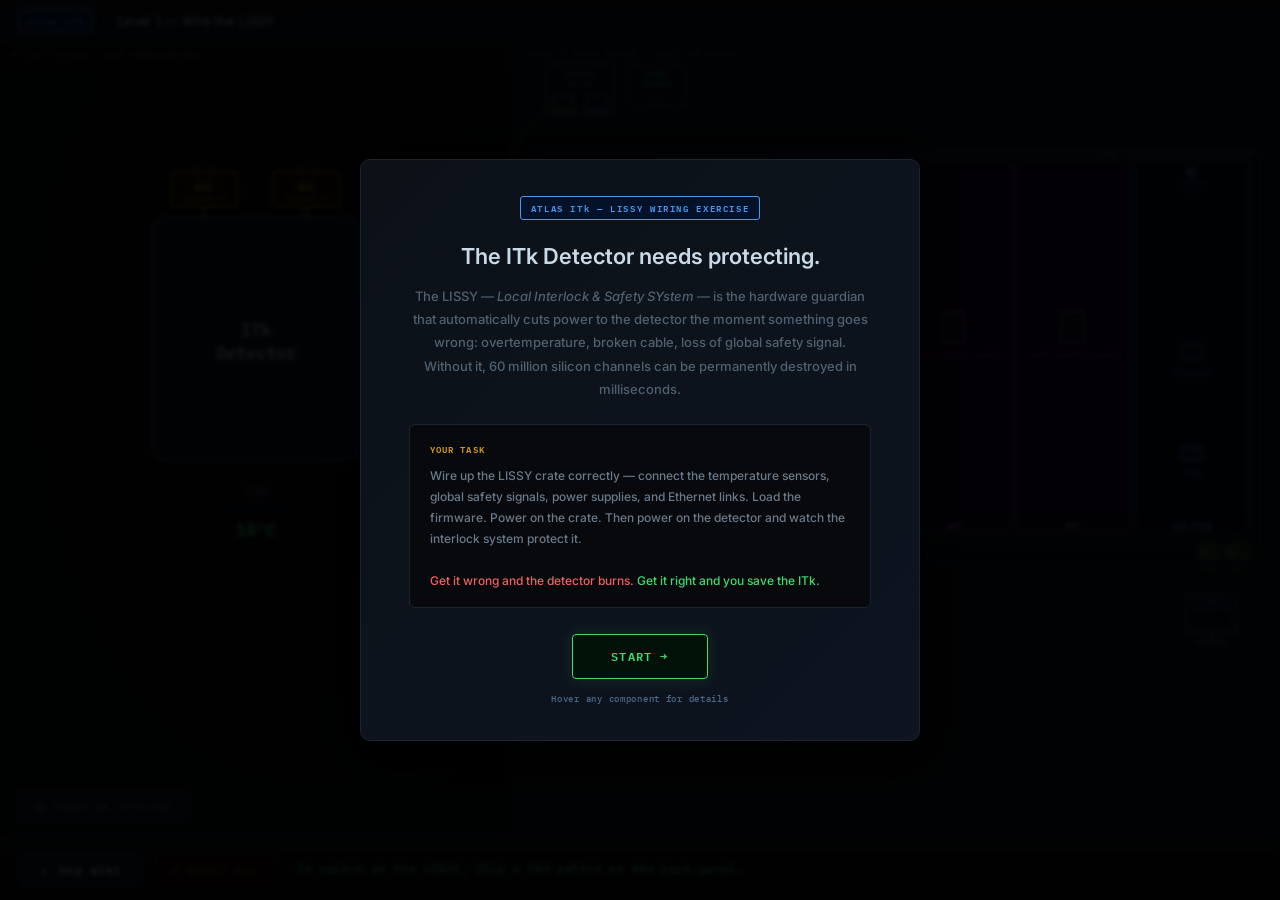
<file: projects/interlock/index.html>
<!DOCTYPE html>
<html lang="en">
<head>
<meta charset="UTF-8">
<meta name="viewport" content="width=device-width, initial-scale=1.0">
<title>ITk Interlock — Level 1: Wire the LISSY</title>
<style>
@import url('https://fonts.googleapis.com/css2?family=IBM+Plex+Mono:wght@400;500;600&family=Inter:wght@300;400;500;600&display=swap');

:root {
  --bg:        #07090d;
  --bg-warm:   #0c0a0e;
  --panel:     #0c1118;
  --panel2:    #111820;
  --panel-warm:#0e0b10;
  --border:    #1a2433;
  --border2:   #243040;
  --text:      #bccad8;
  --dim:       #445566;
  --dim2:      #222e3c;
  --green:     #3ddc6e;
  --red:       #f06060;
  --amber:     #f0b030;
  --blue:      #4898f0;
  --purple:    #b070f0;
  --cyan:      #20c8e0;
  --orange:    #f08030;
  --pink:      #f472b6;
  --green-d:   #031208;
  --red-d:     #1e0404;
  --amber-d:   #1e0e00;
  --blue-d:    #031228;
  --purple-d:  #0e0418;
}

*{box-sizing:border-box;margin:0;padding:0;}
body{background:var(--bg);color:var(--text);font-family:'Inter',sans-serif;font-size:13px;font-weight:500;height:100vh;height:100dvh;overflow:hidden;display:flex;flex-direction:column;}

/* ── TOP BAR ── */
#topbar{
  height:clamp(38px,4.8vh,50px);flex-shrink:0;
  background:linear-gradient(to bottom,#111820,#0c1118);
  border-bottom:1px solid var(--border);
  display:flex;align-items:center;padding:0 clamp(10px,1.5vw,20px);gap:clamp(8px,1vw,14px);z-index:20;
  box-shadow:0 1px 12px rgba(0,0,0,.4);
}
.badge{
  font-family:'IBM Plex Mono',monospace;font-size:clamp(7px,0.75vw,9px);font-weight:600;
  letter-spacing:.14em;border:1px solid var(--blue);color:var(--blue);
  background:linear-gradient(135deg,#031228,#062050);
  border-radius:3px;padding:2px 7px;
  box-shadow:0 0 8px rgba(72,152,240,.2);white-space:nowrap;
}
#topbar h1{font-size:clamp(10px,1vw,13px);font-weight:400;color:#c8dae8;letter-spacing:.02em;white-space:nowrap;}
.tb-sep{width:1px;height:18px;background:var(--border2);}

/* ── STATUS STRIP ── */
#status-strip{
  font-family:'IBM Plex Mono',monospace;font-size:clamp(9px,0.85vw,11px);
  color:var(--dim);flex:1;padding:0 10px;
  letter-spacing:.04em;
}
#status-strip.warn{color:var(--amber);}
#status-strip.ok  {color:var(--green);}
#status-strip.err {color:var(--red);}

/* ── POWER ON BUTTON ── */
#power-on-btn{
  position:absolute;bottom:clamp(10px,1.5vh,16px);left:clamp(10px,1.5vw,16px);
  font-family:'IBM Plex Mono',monospace;font-size:clamp(8px,0.8vw,10px);font-weight:600;
  padding:clamp(5px,0.7vh,8px) clamp(12px,1.4vw,18px);border-radius:3px;
  border:1px solid var(--border2);
  background:var(--panel2);color:var(--dim);
  cursor:pointer;letter-spacing:.1em;
  transition:all .2s;z-index:3;
  text-transform:uppercase;
}
#power-on-btn.ready{
  border-color:var(--green);color:var(--green);
  background:var(--green-d);
  box-shadow:0 0 12px rgba(61,220,110,.15);
}
#power-on-btn.ready:hover{background:#052a10;box-shadow:0 0 20px rgba(61,220,110,.25);}

/* ── MAIN GRID ── */
#main{display:grid;grid-template-columns:40% 60%;grid-template-rows:1fr auto;flex:1;min-height:0;overflow:hidden;height:0;}

/* ── DETECTOR PANEL ── */
#det-panel{
  position:relative;
  background:radial-gradient(ellipse at 60% 40%,#0e0a14 0%,#07090d 70%);
  border-right:1px solid var(--border);
  border-bottom:1px solid var(--border);
  overflow:hidden;min-height:0;height:100%;
}
/* scanline overlay */
#det-panel::after{
  content:'';position:absolute;inset:0;pointer-events:none;z-index:1;
  background:repeating-linear-gradient(to bottom,transparent 0px,transparent 2px,rgba(0,0,0,.06) 2px,rgba(0,0,0,.06) 4px);
}
#det-label{
  position:absolute;top:0;left:0;right:0;
  font-family:'IBM Plex Mono',monospace;font-size:clamp(7px,0.7vw,8px);
  letter-spacing:.16em;color:var(--dim);
  text-transform:uppercase;
  padding:6px 12px 5px;
  border-bottom:1px solid var(--border);
  background:linear-gradient(to bottom,#0e1018,transparent);
  pointer-events:none;z-index:2;
}

/* ── LISSY PANEL ── */
#lissy-panel{
  position:relative;
  background:var(--panel);
  border-bottom:1px solid var(--border);
  overflow:hidden;min-height:0;height:100%;
}
#lissy-label{
  position:absolute;top:0;left:0;right:0;
  font-family:'IBM Plex Mono',monospace;font-size:clamp(7px,0.7vw,8px);
  letter-spacing:.16em;color:var(--dim);
  text-transform:uppercase;
  padding:6px 12px 5px;
  border-bottom:1px solid var(--border);
  background:linear-gradient(to bottom,#111820,transparent);
  pointer-events:none;z-index:2;
}

/* ── WIRE TRAY ── */
#wire-tray{
  grid-column:1/3;
  background:linear-gradient(to top,#080b10,#0c1118);
  border-top:1px solid var(--border);
  padding:0 clamp(10px,1.5vw,20px);display:flex;align-items:center;gap:clamp(8px,1vw,14px);
  overflow:hidden;height:clamp(52px,7vh,68px);flex-shrink:0;
}
#new-wire-btn{
  font-family:'IBM Plex Mono',monospace;font-size:clamp(9px,0.85vw,11px);font-weight:600;
  padding:clamp(5px,0.7vh,8px) clamp(12px,1.5vw,22px);border-radius:3px;
  border:1px solid var(--border2);
  background:var(--panel2);color:var(--text);
  cursor:pointer;letter-spacing:.08em;
  transition:all .15s;flex-shrink:0;
  text-transform:uppercase;
}
#new-wire-btn:hover{background:var(--border);border-color:var(--blue);color:var(--blue);}
#new-wire-btn.active{
  background:#061828;border-color:var(--blue);color:var(--blue);
  box-shadow:0 0 10px rgba(72,152,240,.2);
}
#reset-btn{
  font-family:'IBM Plex Mono',monospace;font-size:clamp(9px,0.85vw,11px);font-weight:600;
  padding:clamp(5px,0.7vh,8px) clamp(10px,1.2vw,18px);border-radius:3px;
  border:1px solid #3a1010;
  background:#160505;color:#804040;
  cursor:pointer;letter-spacing:.08em;
  transition:all .15s;flex-shrink:0;
  text-transform:uppercase;
}
#reset-btn:hover{border-color:var(--red);color:var(--red);background:var(--red-d);}

/* ── GLOBAL SVG ── */
#global-svg{position:fixed;inset:0;width:100%;height:100%;pointer-events:none;z-index:6;overflow:visible;}

/* ── TOOLTIP ── */
#tooltip{
  position:fixed;
  background:linear-gradient(135deg,#111e2e,#0c1420);
  border:1px solid var(--border2);border-radius:6px;
  padding:10px 14px;max-width:230px;
  pointer-events:none;z-index:60;display:none;
  box-shadow:0 4px 24px rgba(0,0,0,.6);
}
svg text{font-weight:600;}
#tt-title{font-weight:600;font-size:12px;color:#d8eaf8;margin-bottom:4px;}
#tt-body{font-size:11px;color:#506070;line-height:1.6;}

/* ── OVERLAYS ── */
.overlay{display:none;position:fixed;inset:0;background:rgba(0,0,0,.88);z-index:100;align-items:center;justify-content:center;backdrop-filter:blur(2px);}
.overlay.active{display:flex;}
.ov-card{border-radius:8px;padding:32px 36px;max-width:420px;text-align:center;box-shadow:0 8px 48px rgba(0,0,0,.7);}
.ov-card h2{font-size:17px;font-weight:600;margin:10px 0 9px;letter-spacing:.01em;}
.ov-card p{font-size:12px;line-height:1.75;margin-bottom:20px;color:#708090;}
.ov-card .big{font-size:46px;display:block;margin-bottom:4px;}
.fire-card{background:linear-gradient(135deg,#1a0505,#120303);border:1px solid #6a1818;}
.fire-card h2{color:#f06060;}
.ok-card{background:linear-gradient(135deg,#030f08,#041208);border:1px solid #1a5a30;}
.ok-card h2{color:var(--green);}
.ov-btn{
  display:inline-block;padding:8px 26px;border-radius:3px;border:1px solid;
  background:transparent;font-family:'IBM Plex Mono',monospace;font-size:10px;
  font-weight:600;cursor:pointer;letter-spacing:.08em;transition:all .15s;
  text-transform:uppercase;
}
.fire-btn{border-color:#6a1818;color:#f06060;}
.fire-btn:hover{background:var(--red-d);}
.ok-btn{border-color:#1a5a30;color:var(--green);}
.ok-btn:hover{background:var(--green-d);}

/* ── ANIMATIONS ── */
@keyframes flicker{0%,100%{opacity:1}45%{opacity:.8}50%{opacity:.55}55%{opacity:.85}}
.fire-anim{animation:flicker .4s infinite;}
@keyframes ice-spread{0%{opacity:0;transform:scale(.85)}60%{opacity:1;transform:scale(1)}100%{opacity:1}}
#ice-overlay{display:none;position:fixed;inset:0;z-index:99;pointer-events:none;}
#ice-overlay.active{display:block;animation:ice-spread 2s ease-out forwards;}
#ice-overlay canvas{position:absolute;inset:0;width:100%;height:100%;}
#det-heat-overlay{position:absolute;inset:0;pointer-events:none;opacity:0;transition:background .5s;z-index:2;}

/* ── SIGNAL TRACES ── */
@keyframes signal-flow{to{stroke-dashoffset:-20;}}
.sig-trace{stroke-dasharray:6 4;animation:signal-flow 1s linear infinite;opacity:0;transition:opacity 1.5s;}
.sig-trace.active{opacity:1;}
.sig-glow{stroke-dasharray:none;animation:none;filter:url(#glow-amber);}
.sig-glow.active{opacity:0.18;}
.sig-gss{stroke:#20c8e0;}
.sig-gss-glow{stroke:#20c8e0;animation:none;stroke-dasharray:none;filter:url(#glow-blue);}
.sig-gss-glow.active{opacity:0.18;}
.sig-ilk-out-glow{stroke:#f472b6;animation:none;stroke-dasharray:none;filter:url(#glow-pink);}
.sig-ilk-out-glow.active{opacity:0.18;}
.sig-ilk-label{transition:opacity 1.5s;}
.sig-ilk-label.active{opacity:1;}
.sig-status-label{transition:opacity 1.5s;}
.sig-status-label.active{opacity:1;}
@keyframes glow-pulse{0%,100%{opacity:1}50%{opacity:.55}}
</style>
</head>
<body>

<!-- Intro Overlay -->
<div class="overlay active" id="intro-ov" style="align-items:center;justify-content:center;overflow-y:auto;padding:20px;">
  <div style="background:linear-gradient(135deg,#0c1118,#0e1420);border:1px solid #1a2433;border-radius:10px;padding:clamp(24px,4vh,44px) clamp(20px,4vw,48px);max-width:560px;width:100%;text-align:center;box-shadow:0 8px 48px rgba(0,0,0,.8);">
    <div style="font-family:'IBM Plex Mono',monospace;font-size:clamp(8px,0.9vw,9px);font-weight:600;letter-spacing:.18em;color:#4898f0;background:#031228;border:1px solid #4898f0;border-radius:3px;display:inline-block;padding:3px 10px;margin-bottom:clamp(14px,2.5vh,22px);">ATLAS ITk — LISSY WIRING EXERCISE</div>
    <div style="font-size:clamp(17px,2.2vw,22px);font-weight:600;color:#c8dae8;margin-bottom:clamp(10px,1.8vh,14px);line-height:1.3;">The ITk Detector needs protecting.</div>
    <p style="font-size:clamp(12px,1.1vw,13px);color:#506070;line-height:1.8;margin-bottom:clamp(14px,2.5vh,22px);">
      The LISSY — <em>Local Interlock &amp; Safety SYstem</em> — is the hardware guardian that automatically cuts power to the detector the moment something goes wrong: overtemperature, broken cable, loss of global safety signal. Without it, 60 million silicon channels can be permanently destroyed in milliseconds.
    </p>
    <div style="background:#07090d;border:1px solid #1a2433;border-radius:6px;padding:clamp(12px,1.8vh,16px) clamp(14px,2vw,20px);margin-bottom:clamp(18px,3vh,26px);text-align:left;">
      <div style="font-family:'IBM Plex Mono',monospace;font-size:clamp(8px,0.9vw,9px);font-weight:600;letter-spacing:.12em;color:#d29922;margin-bottom:8px;">YOUR TASK</div>
      <p style="font-size:clamp(11px,1.05vw,12px);color:#6a7a8a;line-height:1.75;margin:0;">
        Wire up the LISSY crate correctly — connect the temperature sensors, global safety signals, power supplies, and Ethernet links. Load the firmware. Power on the crate. Then power on the detector and watch the interlock system protect it.
        <br><br>
        <span style="color:#f06060;">Get it wrong and the detector burns.</span>
        <span style="color:#3ddc6e;"> Get it right and you save the ITk.</span>
      </p>
    </div>
    <button onclick="document.getElementById('intro-ov').classList.remove('active')"
      style="font-family:'IBM Plex Mono',monospace;font-size:clamp(10px,1.1vw,12px);font-weight:600;
             padding:clamp(9px,1.3vh,12px) clamp(28px,3vw,40px);border-radius:4px;border:1px solid #3ddc6e;
             background:#031208;color:#3ddc6e;cursor:pointer;letter-spacing:.1em;
             transition:all .2s;text-transform:uppercase;
             box-shadow:0 0 16px rgba(61,220,110,.15);"
      onmouseover="this.style.background='#052a10';this.style.boxShadow='0 0 28px rgba(61,220,110,.3)'"
      onmouseout="this.style.background='#031208';this.style.boxShadow='0 0 16px rgba(61,220,110,.15)'">
      Start →
    </button>
    <div style="margin-top:14px;font-family:'IBM Plex Mono',monospace;font-size:9px;color:#4a6a8a;letter-spacing:.08em;">Hover any component for details</div>
  </div>
</div>

<div id="topbar">
  <span class="badge">ATLAS ITk</span>
  <div class="tb-sep"></div>
  <h1>Level 1 — Wire the LISSY</h1>
  <div class="tb-sep"></div>


</div>

<div id="main">
  <div id="det-panel">
    <div id="det-label">ATLAS Cavern · 80m underground</div>
    <div id="det-heat-overlay"></div>
    <button id="power-on-btn" onclick="attemptPowerOn()">⏻  POWER ON DETECTOR</button>

    <svg id="det-svg" width="100%" height="100%" style="position:absolute;inset:0;display:block;" xmlns="http://www.w3.org/2000/svg">
      <g id="det-nodes"></g><g id="det-ports"></g>
    </svg>
  </div>

  <div id="lissy-panel">
    <div id="lissy-label">Level 2 rack rooms · US15 or USA15</div>
    <svg id="lissy-svg" width="100%" height="100%" style="position:absolute;inset:0;display:block;" xmlns="http://www.w3.org/2000/svg">
      <defs>
        <filter id="glow-green"><feGaussianBlur stdDeviation="2.5" result="blur"/><feMerge><feMergeNode in="blur"/><feMergeNode in="SourceGraphic"/></feMerge></filter>
        <filter id="glow-red"><feGaussianBlur stdDeviation="2.5" result="blur"/><feMerge><feMergeNode in="blur"/><feMergeNode in="SourceGraphic"/></feMerge></filter>
        <filter id="glow-blue"><feGaussianBlur stdDeviation="2" result="blur"/><feMerge><feMergeNode in="blur"/><feMergeNode in="SourceGraphic"/></feMerge></filter>
        <filter id="glow-pink"><feGaussianBlur stdDeviation="2" result="blur"/><feMerge><feMergeNode in="blur"/><feMergeNode in="SourceGraphic"/></feMerge></filter>
        <filter id="glow-amber"><feGaussianBlur stdDeviation="2" result="blur"/><feMerge><feMergeNode in="blur"/><feMergeNode in="SourceGraphic"/></feMerge></filter>
        <marker id="sig-arrow" markerWidth="8" markerHeight="6" refX="7" refY="3" orient="auto">
          <path d="M0 0.5L7 3L0 5.5" fill="none" stroke="#3ddc6e" stroke-width="1.2" stroke-linecap="round" stroke-linejoin="round"/>
        </marker>
        <marker id="sig-arrow-amber" markerWidth="8" markerHeight="6" refX="7" refY="3" orient="auto">
          <path d="M0 0.5L7 3L0 5.5" fill="none" stroke="#f0b030" stroke-width="1.2" stroke-linecap="round" stroke-linejoin="round"/>
        </marker>
        <marker id="sig-arrow-cyan" markerWidth="8" markerHeight="6" refX="7" refY="3" orient="auto">
          <path d="M0 0.5L7 3L0 5.5" fill="none" stroke="#20c8e0" stroke-width="1.2" stroke-linecap="round" stroke-linejoin="round"/>
        </marker>
        <marker id="sig-arrow-pink" markerWidth="8" markerHeight="6" refX="7" refY="3" orient="auto">
          <path d="M0 0.5L7 3L0 5.5" fill="none" stroke="#f472b6" stroke-width="1.2" stroke-linecap="round" stroke-linejoin="round"/>
        </marker>
      </defs>
      <!-- Backplane (behind cards) -->
      <g id="backplane-layer"></g>
      <!-- Cards -->
      <g id="lissy-cards"></g>
      <!-- Crate shell -->
      <g id="crate-shell"></g>
      <!-- Signal traces (top of crate) -->
      <g id="signal-traces"></g>
      <!-- Laptop -->
      <g id="laptop-layer"></g>
      <!-- Ports (on top) -->
      <g id="lissy-ports" style="pointer-events:all"></g>
    </svg>
  </div>

  <div id="wire-tray">
    <button id="new-wire-btn" onclick="startNewWire()">＋ New wire</button>
    <button id="reset-btn" onclick="resetGame()">↺ Reset all</button>
    <span id="status-strip"></span>
  </div>
</div>

<!-- Global wire layer -->
<svg id="global-svg" xmlns="http://www.w3.org/2000/svg">
  <g id="placed-wires"></g>
  <path id="ghost-path" fill="none" stroke="#fff" stroke-width="2" stroke-dasharray="6 4" opacity="0" pointer-events="none"/>
</svg>

<div id="tooltip"><div id="tt-title"></div><div id="tt-body"></div></div>

<!-- Ice overlay -->
<div id="ice-overlay"><canvas id="ice-canvas"></canvas></div>

<!-- Auto-test Overlay -->
<div class="overlay" id="autotest-ov" style="align-items:flex-start;padding:20px;overflow-y:auto;">
  <div style="background:#0c1118;border:1px solid #1a2433;border-radius:8px;padding:20px;width:100%;max-width:600px;margin:auto;">
    <div style="display:flex;justify-content:space-between;align-items:center;margin-bottom:16px;">
      <span style="font-family:'IBM Plex Mono',monospace;font-size:12px;font-weight:600;color:var(--amber);letter-spacing:.1em;">⚡ AUTO-TEST — ALL SCENARIOS</span>
      <button id="autotest-close" onclick="document.getElementById('autotest-ov').classList.remove('active')" style="font-family:'IBM Plex Mono',monospace;font-size:10px;padding:4px 12px;border:1px solid #1a2433;background:#111820;color:#6a7a8a;border-radius:3px;cursor:pointer;">CLOSE</button>
    </div>
    <div id="autotest-log" style="font-family:'IBM Plex Mono',monospace;font-size:11px;line-height:2;color:#445566;min-height:200px;"></div>
    <div id="autotest-progress" style="margin-top:12px;height:3px;background:#1a2433;border-radius:2px;"><div id="autotest-bar" style="height:100%;width:0;background:var(--amber);border-radius:2px;transition:width .4s;"></div></div>
  </div>
</div>

<!-- Monitoring Plots Overlay -->
<div class="overlay" id="mon-ov" style="align-items:flex-start;padding:20px;overflow-y:auto;">
  <div style="background:#0c1118;border:1px solid #1a2433;border-radius:8px;padding:20px;width:100%;max-width:860px;margin:auto;">
    <div style="display:flex;justify-content:space-between;align-items:center;margin-bottom:16px;">
      <span style="font-family:'IBM Plex Mono',monospace;font-size:12px;font-weight:600;color:#8aad7a;letter-spacing:.1em;">MONITORING PLOTS — PYNQ OPC-UA</span>
      <button onclick="document.getElementById('mon-ov').classList.remove('active')" style="font-family:'IBM Plex Mono',monospace;font-size:10px;padding:4px 12px;border:1px solid #1a2433;background:#111820;color:#6a7a8a;border-radius:3px;cursor:pointer;">CLOSE</button>
    </div>
    <div id="mon-plots-grid" style="display:grid;grid-template-columns:1fr 1fr;gap:14px;"></div>
  </div>
</div>

<div class="overlay" id="fire-ov">
  <div class="ov-card fire-card">
    <div class="big fire-anim">🔥</div>
    <h2 id="fire-title">Detector burned.</h2>
    <p id="fire-body"></p>
    <button class="ov-btn fire-btn" onclick="dismissError()">OK, got it</button>
  </div>
</div>
<div class="overlay" id="ok-ov">
  <div class="ov-card ok-card">
    <div class="big">✅</div>
    <h2>Detector protected.</h2>
    <p id="ok-body"></p>
    <button class="ov-btn ok-btn" onclick="document.getElementById('ok-ov').classList.remove('active')">Continue</button>
  </div>
</div>

<script>
// ══════════════════════════════════════════════════
// TOOLTIPS
// ══════════════════════════════════════════════════
const TIPS = {
  detector:  {t:'ITk Detector',
    b:'The silicon tracking detector at the heart of ATLAS. It measures the paths of charged particles from collisions. The silicon chips are fragile — too much heat or voltage destroys them permanently. The whole LISSY system exists to protect this.'},
  ntc1:      {t:'NTC Temperature Sensor — channel 1',
    b:'A small resistor on the detector whose resistance changes with temperature. The T2I card reads it continuously. If temperature gets too high it fires T-HI; if the cable breaks it fires T-ERR. A broken cable is treated as a fault — you can\'t just leave a sensor disconnected.'},
  ntc2:      {t:'NTC Temperature Sensor — channel 2',
    b:'A second temperature sensor on a different part of the detector. Having two sensors means the system can pinpoint which region overheated and tell a real fault from a broken wire.'},
  lv:        {t:'Low Voltage Supply (LV)',
    b:'Provides the low voltage that powers the detector\'s readout electronics. If the interlock fires, this is cut first. The connection is fail-safe: a broken cable automatically cuts power rather than leaving it on.'},
  hv:        {t:'High Voltage Supply (HV)',
    b:'Provides the high voltage that makes the silicon sensitive to particles. This must be cut in any emergency — a hot detector running at high voltage can be destroyed in milliseconds.'},
  mon_fpga:  {t:'MON-FPGA — Monitoring Card',
    b:'Watches all the signals in the crate and sends them to the control room. It is read-only — it can see everything but cannot override the interlock. Operators use it to check what is happening without interfering with safety.'},
  t2i:       {t:'T2I — Temperature to Interlock',
    b:'Reads the NTC temperature sensors and converts them into interlock signals the FPGA can understand. It sends two signals: T-HI if it\'s too hot, T-ERR if a sensor cable is broken. These go to the ILK-FPGA to trigger a power cut if needed.'},
  gss:       {t:'GSS — Global Safety Signals',
    b:'Brings in safety signals from outside the LISSY crate — for example from the LHC machine or the ATLAS global interlock system. Some of these are hardwired directly to the ILK-FPGA and cannot be disabled by software under any circumstances.'},
  out:       {t:'OUT Module — Power Cut Driver',
    b:'Physically cuts the power when commanded by the ILK-FPGA. It drives the LV and HV supply switches. The connection is fail-safe: if the cable is broken the output goes to zero and power is cut automatically — you cannot accidentally leave power on with a missing cable.'},
  ilk_fpga:  {t:'ILK-FPGA — Interlock Brain',
    b:'The decision-maker. It reads the temperature and safety signals, checks them against a programmed set of rules (the interlock matrix), and tells the OUT module to cut power if anything is wrong. Without firmware loaded, it does nothing — which is why loading firmware is a required step before powering the detector.'},
  backplane: {t:'LISSY Backplane',
    b:'The circuit board all the cards plug into. It carries power and signals between the cards. The ILK-FPGA uses it to send cut commands to the OUT modules without needing any external cables between them.'},
  laptop:    {t:'PC — Firmware Loader',
    b:'Used to load the interlock rules (firmware) onto the ILK-FPGA via JTAG. Until firmware is loaded, the ILK-FPGA has no rules and cannot protect the detector. Ethernet is used to verify the firmware state remotely.'},
  psu1:      {t:'PSU Switch 1',
    b:'Turns on one of the two power supplies for the LISSY crate. The crate only needs one to run, but both are usually on for redundancy. The LED above the switch shows whether it\'s active.'},
  psu2:      {t:'PSU Switch 2',
    b:'The second redundant power supply. If one fails, the other keeps the interlock system running without interruption. Flip either switch to power the crate.'},
  pynq_board:{t:'PYNQ Board — Monitoring Server',
    b:'A small computer that runs the monitoring server. It receives data from the MON-FPGA and publishes it so operators in the control room can see the live state of the interlock system — temperatures, signal states, which channels fired.'},
};
function showTip(key,evt){
  const t=TIPS[key]; if(!t) return;
  const el=document.getElementById('tooltip');
  document.getElementById('tt-title').textContent=t.t;
  document.getElementById('tt-body').textContent=t.b;
  el.style.display='block'; moveTip(evt);
}
function moveTip(evt){
  const el=document.getElementById('tooltip');
  let x=evt.clientX+14, y=evt.clientY+10;
  if(x+230>window.innerWidth) x=evt.clientX-236;
  if(y+130>window.innerHeight) y=evt.clientY-130;
  el.style.left=x+'px'; el.style.top=y+'px';
}
function hideTip(){document.getElementById('tooltip').style.display='none';}
document.addEventListener('mousemove',e=>{
  if(document.getElementById('tooltip').style.display==='block') moveTip(e);
});

// ══════════════════════════════════════════════════
// CONNECTIONS & STATE
// ══════════════════════════════════════════════════
const VALID_CONNECTIONS = [
  ['p-ntc1-out',  'p-t2i-in1'],
  ['p-ntc2-out',  'p-t2i-in2'],
  ['p-t2i-ilk',  'p-ilk-t2i'],
  ['p-t2i-mon',  'p-mon-t2i'],
  ['p-ilk-out',  'p-out-ilk'],
  ['p-gss-out',  'p-ilk-gss'],
  // ['p-pynq-eth2', 'p-mon-eth'],  // pre-wired
  ['p-eth-switch-ilk', 'p-ilk-eth'],
  ['p-lap-jtag',    'p-ilk-jtag'],
  ['p-global-sig',  'p-gss-out'],
  // LV and HV each connect to any OUT port — validated flexibly below
  ['p-lv-conn',  'p-out-ilk'],
  ['p-hv-conn',  'p-out2-ilk'],
];

const OUT_PORTS = ['p-out-ilk','p-out2-ilk'];
const SUPPLY_PORTS = ['p-lv-conn','p-hv-conn'];

// Override checkPowerBtn and attemptPowerOn to handle flexible LV/HV→OUT matching
function supplyConnected(supplyPort){
  return OUT_PORTS.some(op => placedConnections.has(connKey(supplyPort, op)));
}
const WIRE_COLOR = '#a0b8cc';

function connKey(a,b){ return [a,b].sort().join('|'); }

let placedConnections = new Set();
let pendingFrom  = null;   // first port clicked for current wire
let sw1 = false, sw2 = false;
let fwLoaded = false;
const NS = 'http://www.w3.org/2000/svg';

// ── GLOBAL SCALE ──
// S is set by renderDetector/renderLISSY based on available space.
// All SVG coordinates, sizes, and stroke widths are multiplied by S.
let S = 1;

// ══════════════════════════════════════════════════
// SVG HELPERS
// ══════════════════════════════════════════════════
function svgEl(tag,attrs,parent){
  const e=document.createElementNS(NS,tag);
  for(const[k,v] of Object.entries(attrs)) e.setAttribute(k,v);
  if(parent) parent.appendChild(e);
  return e;
}
function rect(p,x,y,w,h,rx,fill,stroke,sw=1){
  return svgEl('rect',{x,y,width:w,height:h,rx,fill,stroke,'stroke-width':sw},p);
}
function text(p,x,y,s,fill,size,weight=600,anchor='middle'){
  const t=svgEl('text',{x,y,fill,'font-size':size*S,'font-weight':weight,
    'font-family':"'IBM Plex Mono',monospace",'text-anchor':anchor,
    'dominant-baseline':'central','pointer-events':'none'},p);
  t.textContent=s; return t;
}
function line(p,x1,y1,x2,y2,stroke,sw=1,dash=''){
  const a={x1,y1,x2,y2,stroke,'stroke-width':sw*S,'stroke-linecap':'round'};
  if(dash) a['stroke-dasharray']=dash;
  return svgEl('line',a,p);
}
function tip(el,key){
  el.addEventListener('mouseenter',e=>showTip(key,e));
  el.addEventListener('mouseleave',hideTip);
}
function mkG(p,tipKey){
  const g=svgEl('g',{},p);
  if(tipKey) tip(g,tipKey);
  return g;
}

// ══════════════════════════════════════════════════
// PORT SYSTEM
// ══════════════════════════════════════════════════
const portCoords = {};

// addPort: visible circle (used on detector/laptop)
function addPort(parent,id,x,y,color){
  portCoords[id]={x,y};
  const g=svgEl('g',{id:'pg-'+id,cursor:'pointer','pointer-events':'all'},parent);
  const c=svgEl('rect',{x:x-8*S,y:y-8*S,width:16*S,height:16*S,fill:'transparent',id:'pc-'+id},g);
  g.addEventListener('click',e=>{e.stopPropagation();handlePort(id);});
  g.addEventListener('mouseenter',()=>{ c.setAttribute('fill',color+'20'); });
  g.addEventListener('mouseleave',()=>{ if(pendingFrom!==id) c.setAttribute('fill','transparent'); });
}

// addPortAt: invisible hit area (used on card connectors)
function addPortAt(parent,id,x,y,color){
  portCoords[id]={x,y};
  const g=svgEl('g',{id:'pg-'+id,cursor:'pointer','pointer-events':'all'},parent);
  const hit=svgEl('rect',{x:x-8*S,y:y-8*S,width:16*S,height:16*S,fill:'transparent',id:'pc-'+id},g);
  g.addEventListener('click',e=>{e.stopPropagation();handlePort(id);});
  g.addEventListener('mouseenter',()=>{ hit.setAttribute('fill',color+'30'); });
  g.addEventListener('mouseleave',()=>{ if(pendingFrom!==id) hit.setAttribute('fill','transparent'); });
}

function getPortXY(id){
  const el=document.getElementById('pc-'+id);
  if(el){
    const r=el.getBoundingClientRect();
    return{x:r.left+r.width/2,y:r.top+r.height/2};
  }
  return portCoords[id]||{x:0,y:0};
}

// ══════════════════════════════════════════════════
// RENDER DETECTOR
// ══════════════════════════════════════════════════
function renderDetector(){
  const svg=document.getElementById('det-svg');
  const W=svg.clientWidth, H=svg.clientHeight;
  // Scale relative to baseline 400×500 design space
  S = Math.min(W/400, H/500, 1.6);
  const dn=document.getElementById('det-nodes');
  const dp=document.getElementById('det-ports');
  dn.innerHTML=''; dp.innerHTML='';
  const cx=W/2;

  const dw=Math.min(W*0.45,160*S);
  const dh=Math.min(H*0.42,190*S);
  const dy=H*0.22;

  for(let i=-5;i<=5;i++) line(dn,cx+i*Math.floor(dw/12),dy+8*S,cx+i*Math.floor(dw/12),dy+dh-8*S,'#1a3050',0.5);
  const dg=mkG(dn,'detector');
  rect(dg,cx-dw/2,dy,dw,dh,8*S,'#0e1828','#8ab0d060',1.5*S);
  text(dg,cx,dy+dh/2-8*S,'ITk','#a0c0d8',13,600);
  text(dg,cx,dy+dh/2+10*S,'Detector','#a0c0d8',13,600);

  // NTC sensors on top
  const ntc1x=cx-dw/4, ntc2x=cx+dw/4, ntcY=dy;
  mkSensor(dn,dp,ntc1x,ntcY-22*S,'ntc1','1');
  mkSensor(dn,dp,ntc2x,ntcY-22*S,'ntc2','2');
  line(dn,ntc1x,ntcY-8*S,ntc1x,ntcY,'#f0b030',1);
  line(dn,ntc2x,ntcY-8*S,ntc2x,ntcY,'#f0b030',1);

  // LV and HV — both on right side, stacked
  const supRx=cx+dw/2+50*S;
  const supY_lv=dy+dh*0.65, supY_hv=dy+dh*0.95;
  mkSupply(dn,dp,supRx,supY_lv,'lv','LV','#b070f0','#0e0318');
  line(dn,cx+dw/2,supY_lv,supRx-30*S,supY_lv,'#b070f050',1.5);
  mkSupply(dn,dp,supRx,supY_hv,'hv','HV','#b070f0','#0e0318');
  line(dn,cx+dw/2,supY_hv,supRx-30*S,supY_hv,'#b070f050',1.5);

  // Temperature gauge — below the detector box
  const gaugeY = dy + dh + 24*S;
  text(dn,cx,gaugeY,'TEMP','#4a5a6a',9);
  rect(dn,cx-28*S,gaugeY+8*S,56*S,10*S,3*S,'#060e18','#1e3048',0.5);
  svgEl('rect',{x:cx-27*S,y:gaugeY+9*S,width:0,height:8*S,rx:2*S,fill:'#3ddc6e',id:'det-gauge-fill'},dn);
  svgEl('text',{x:cx,y:gaugeY+30*S,'font-family':"'IBM Plex Mono',monospace",
    'font-size':13*S,'font-weight':600,fill:'#3ddc6e','text-anchor':'middle',
    'dominant-baseline':'central',id:'det-temp-text'},dn).textContent='18°C';
}

function mkSensor(dn,dp,x,y,id,num){
  const g=mkG(dn,id);
  rect(g,x-26*S,y-14*S,52*S,28*S,3*S,'#181000','#f0b030',1);
  text(g,x,y-3*S,'NTC','#f0b030',8,600);
  text(g,x,y+7*S,'sensor '+num,'#806010',7);
  svgEl('circle',{cx:x,cy:y-14*S,r:7*S,fill:'transparent',stroke:'#4a5a6a','stroke-width':1.2*S,'stroke-dasharray':`${3*S} ${2*S}`},dn);
  addPort(dp,'p-'+id+'-out',x,y-14*S,'#f0b030');
}
function mkSupply(dn,dp,x,y,id,label,color,bg){
  const g=mkG(dn,id);
  rect(g,x-30*S,y-18*S,60*S,36*S,4*S,bg,color,1.2);
  text(g,x,y-4*S,label,color,10,600);
  text(g,x,y+7*S,'supply',color+'80',7);
  mkLed(g, x+20*S, y-8*S, 'led-'+id, '#b070f0');
  svgEl('circle',{cx:x,cy:y-18*S,r:7*S,fill:'transparent',stroke:'#4a5a6a','stroke-width':1.2*S,'stroke-dasharray':`${3*S} ${2*S}`},g);
  addPort(dp,'p-'+id+'-conn',x,y-18*S,color);
}

// ══════════════════════════════════════════════════
// RENDER LISSY
// ══════════════════════════════════════════════════
let CX,CY,CW,CH,CARD_W,CARD_H,CARD_Y,BP_Y,BP_H;
const CARDS=[
  {id:'mon_fpga',label:'MON-FPGA',sub:'Slot 1',      color:'#f06060',bg:'#1a0404'},
  {id:'t2i',     label:'T2I',     sub:'Temp→ILK',    color:'#f0b030',bg:'#181000'},
  {id:'gss',     label:'GSS',     sub:'Global safety',color:'#20c8e0',bg:'#041218'},
  {id:'out',     label:'OUT',     sub:'32-ch driver', color:'#b070f0',bg:'#100420'},
  {id:'out2',    label:'OUT',     sub:'32-ch driver', color:'#b070f0',bg:'#100420'},
  {id:'ilk_fpga',label:'ILK-FPGA',sub:'Slot 20',     color:'#4898f0',bg:'#020a1e'},
];

function renderLISSY(){
  const svg=document.getElementById('lissy-svg');
  const W=svg.clientWidth, H=svg.clientHeight;
  ['backplane-layer','lissy-cards','crate-shell','laptop-layer','lissy-ports']
    .forEach(id=>{ document.getElementById(id).innerHTML=''; });
  const bp=document.getElementById('backplane-layer');
  const cl=document.getElementById('lissy-cards');
  const cs=document.getElementById('crate-shell');
  const ll=document.getElementById('laptop-layer');
  const lp=document.getElementById('lissy-ports');

  // ── Compute scale so the full diagram (crate + eth above + PYNQ/PC below) fits ──
  // Baseline design: W=900, H=560. Scale to fit while preserving proportions.
  S = Math.min(W / 900, H / 560, 1.4);

  const pad = 14*S;
  const ASPECT = 3.5;

  // Vertical budget: ethBox above + crate + PYNQ/PC below
  const ethAbove = 110*S;   // space above crate for eth switch + gap
  const belowH   = 120*S;   // space below crate for PYNQ board + PC
  const maxCH    = H - ethAbove - belowH - pad*2;

  CW = W - pad*2 - 20*S;
  CH = Math.min(CW / ASPECT * 2, maxCH);
  if(CH < maxCH){ /* fine */ } else { CW = CH * ASPECT / 2; }

  CX = pad + 10*S;
  CY = ethAbove + pad;
  BP_H=0; BP_Y=CY+CH-28*S;
  const BACK_H=22*S;
  CARD_H=CH-BACK_H-28*S;
  CARD_Y=CY+12*S;
  CARD_W=(CW-14*S)/CARDS.length-5*S;

  drawBackplanePaths(bp);

  // Crate shell
  rect(cs,CX,CY,CW,CH,5*S,'none','#2a3848',1.5*S);
  rect(cs,CX,CY,CW,10*S,0,'#0e1828','#1e3048',0.5*S);
  text(cs,CX+CW-8*S,CY+6*S,'LISSY — Local Interlock & Safety SYstem','#4a6a8a',7,600,'end');
  const bkY=CY+CH-BACK_H;
  rect(cs,CX,bkY,CW,BACK_H,0,'#060c18','#1e3048',0.5*S);
  text(cs,CX+60*S,bkY+9*S,'BACK PANEL','#4a6a8a',8,600);
  drawSwitch(cs,CX+CW-72*S,bkY,1);
  drawSwitch(cs,CX+CW-38*S,bkY,2);

  // ── Ethernet switch box — above crate ──
  const ethBoxX = CX + 56*S, ethBoxY = CY - 80*S;
  rect(cs, ethBoxX-40*S, ethBoxY-20*S, 80*S, 60*S, 4*S, '#0a1520', '#4a6a8a', 1.5*S);
  text(cs, ethBoxX, ethBoxY-8*S, 'ETHERNET', '#4a6a8a', 7, 600);
  text(cs, ethBoxX, ethBoxY+4*S, 'SWITCH',   '#4a6a8a', 7, 600);
  mkRJ45(cs, ethBoxX-20*S, ethBoxY+28*S, '#8aad7a');
  svgEl('circle',{cx:ethBoxX-20*S,cy:ethBoxY+28*S,r:6*S,fill:'transparent',stroke:'#4a5a6a','stroke-width':1.2*S,'stroke-dasharray':`${3*S} ${2*S}`},cs);
  addPortAt(lp,'p-eth-switch-pynq',ethBoxX-20*S,ethBoxY+28*S,'#8aad7a');
  mkRJ45(cs, ethBoxX+20*S, ethBoxY+28*S, '#4898f0');
  svgEl('circle',{cx:ethBoxX+20*S,cy:ethBoxY+28*S,r:6*S,fill:'transparent',stroke:'#4a5a6a','stroke-width':1.2*S,'stroke-dasharray':`${3*S} ${2*S}`},cs);
  addPortAt(lp,'p-eth-switch-ilk',ethBoxX+20*S,ethBoxY+28*S,'#4898f0');

  // ── Global signals box — beside Ethernet switch ──
  const gsBoxX = ethBoxX + 90*S, gsBoxY = ethBoxY;
  rect(cs, gsBoxX-36*S, gsBoxY-20*S, 72*S, 50*S, 4*S, '#0a1520', '#20c8e040', 1.5*S);
  text(cs, gsBoxX, gsBoxY-8*S, 'GLOBAL',  '#20c8e0', 7, 600);
  text(cs, gsBoxX, gsBoxY+4*S, 'SIGNALS', '#20c8e0', 7, 600);
  svgEl('circle',{cx:gsBoxX,cy:gsBoxY+26*S,r:7*S,fill:'transparent',stroke:'#4a5a6a','stroke-width':1.2*S,'stroke-dasharray':`${3*S} ${2*S}`},cs);
  svgEl('circle',{cx:gsBoxX,cy:gsBoxY+26*S,r:2*S,fill:'#3a4a5a',stroke:'none'},cs);
  addPortAt(lp,'p-global-sig',gsBoxX,gsBoxY+26*S,'#20c8e0');

  // ── PYNQ board — below crate ──
  const pynqX = CX + 56*S, pynqY = CY + CH + 60*S;
  const pynqG = mkG(cs, 'pynq_board');
  rect(pynqG, pynqX-40*S, pynqY-20*S, 80*S, 50*S, 4*S, '#111a0e', '#8aad7a', 1.5*S);
  text(pynqG, pynqX-16*S, pynqY-6*S, 'PYNQ',  '#8aad7a', 8, 600);
  text(pynqG, pynqX-16*S, pynqY+6*S, 'board', '#8aad7a70', 6, 400);
  const monBtnG = svgEl('g',{id:'mon-plots-btn',cursor:'pointer',opacity:0,'pointer-events':'none'},pynqG);
  rect(monBtnG, pynqX-40*S, pynqY+36*S, 80*S, 18*S, 2*S, '#060c18', '#8aad7a', 0.8*S);
  text(monBtnG, pynqX, pynqY+45*S, 'MONITORING PLOTS', '#8aad7a80', 6, 600);
  monBtnG.addEventListener('click', e=>{ e.stopPropagation(); openMonitoringPlots(); });
  mkLed(pynqG, pynqX+32*S, pynqY-2*S, 'led-pynq', '#8aad7a');
  const pynqSwG = svgEl('g',{id:'pynq-sw-g',cursor:'pointer'},pynqG);
  rect(pynqSwG, pynqX+16*S, pynqY+10*S, 22*S, 12*S, 3*S, '#0a1a0a', '#8aad7a', 1.5*S);
  svgEl('rect',{x:pynqX+16*S,y:pynqY+12*S,width:9*S,height:8*S,rx:2*S,fill:'#1a4a1a',stroke:'#8aad7a60','stroke-width':0.5*S,id:'pynq-sw-knob'},pynqSwG);
  text(pynqSwG, pynqX+27*S, pynqY+26*S, 'POWER', '#8aad7a80', 6, 600);
  pynqSwG.addEventListener('click', e=>{e.stopPropagation(); togglePynq();});
  mkRJ45(cs, pynqX-26*S, pynqY-20*S, '#8aad7a');
  text(cs, pynqX-26*S, pynqY-32*S, 'ETH', '#8aad7a60', 5, 600);
  addPortAt(lp, 'p-pynq-eth', pynqX-26*S, pynqY-20*S, '#8aad7a');
  mkRJ45(cs, pynqX, pynqY-20*S, '#f06060');
  text(cs, pynqX, pynqY-32*S, 'ETH2', '#f0606060', 5, 600);
  addPortAt(lp, 'p-pynq-eth2', pynqX, pynqY-20*S, '#f06060');
  mkJTAG(cs, pynqX+26*S, pynqY-20*S, '#8aad7a');
  text(cs, pynqX+26*S, pynqY-32*S, 'JTAG', '#8aad7a60', 5, 600);
  addPortAt(lp, 'p-pynq-jtag', pynqX+26*S, pynqY-20*S, '#8aad7a');

  // ── Computer icon with LOAD FIRMWARE ──
  const compX = CX+CW-56*S, compY = CY+CH+36*S;
  rect(cs,compX-30*S,compY,60*S,44*S,3*S,'#0a1520','#4a6a8a',1.5*S);
  rect(cs,compX-24*S,compY+3*S,48*S,14*S,2*S,'#0d2040','none',0);
  text(cs,compX,compY+9*S,'PC','#4a6a8a',7,600);
  svgEl('line',{x1:compX-30*S,y1:compY+19*S,x2:compX+30*S,y2:compY+19*S,stroke:'#1e3048','stroke-width':0.5*S},cs);
  const fwBtnG = svgEl('g',{id:'fw-btn-g',cursor:'not-allowed'},cs);
  rect(fwBtnG,compX-22*S,compY+21*S,44*S,20*S,2*S,'#060c18','#1e3048',0.8*S);
  text(fwBtnG,compX,compY+28*S,'LOAD',     '#4a6a8a50',7,600);
  text(fwBtnG,compX,compY+38*S,'FIRMWARE', '#4a6a8a50',7,600);
  fwBtnG.addEventListener('click',e=>{e.stopPropagation();tryLoadFirmware();});
  svgEl('line',{x1:compX,y1:compY+44*S,x2:compX,y2:compY+52*S,stroke:'#4a6a8a','stroke-width':3*S},cs);
  rect(cs,compX-16*S,compY+52*S,32*S,5*S,2*S,'#0a1520','#4a6a8a',1.5*S);
  svgEl('circle',{cx:compX,cy:compY,r:4*S,fill:'transparent',stroke:'#4a5a6a','stroke-width':1.2*S,'stroke-dasharray':`${3*S} ${2*S}`},cs);
  addPortAt(lp,'p-lap-jtag',compX,compY,'#f08030');

  // Cards + slot divider lines
  CARDS.forEach((card,i)=>{
    const mx=CX+7*S+i*(CARD_W+5*S);
    drawCard(cl,lp,card,mx,CARD_Y,CARD_W,CARD_H);
    if(i<CARDS.length-1){
      svgEl('line',{
        x1:mx+CARD_W+2*S,y1:CARD_Y,
        x2:mx+CARD_W+2*S,y2:CARD_Y+CARD_H,
        stroke:'#0a0e14','stroke-width':3*S
      },cl);
    }
  });

  drawSignalTraces();
  drawPrewiredConnections();
}

function drawPrewiredConnections(){
  // Called after render so port coords are registered
  requestAnimationFrame(()=>{
    const layer = document.getElementById('placed-wires');

    function prewire(fromId, toId, color){
      const p1 = getPortXY(fromId), p2 = getPortXY(toId);
      if(!p1||!p2) return;
      const mx = (p1.x+p2.x)/2;
      svgEl('path',{
        d:`M${p1.x},${p1.y} C${mx},${p1.y} ${mx},${p2.y} ${p2.x},${p2.y}`,
        fill:'none', stroke:color, 'stroke-width':1.2*S,
        'stroke-linecap':'round', opacity:0.55,
        'stroke-dasharray':'none', 'data-prewired':'true'
      }, layer);
    }

    // MON-FPGA ETH → PYNQ ETH2 (red port)
    const monEthPt   = getPortXY('p-mon-eth');
    const pynqEth2Pt = getPortXY('p-pynq-eth2');
    if(monEthPt && pynqEth2Pt){
      const mx = monEthPt.x - 90;
      svgEl('path',{
        d:`M${monEthPt.x},${monEthPt.y} C${mx},${monEthPt.y} ${mx},${pynqEth2Pt.y} ${pynqEth2Pt.x},${pynqEth2Pt.y}`,
        fill:'none', stroke:'#f06060', 'stroke-width':1.2*S,
        'stroke-linecap':'round', opacity:0.55, 'data-prewired':'true'
      }, layer);
    }

    // PYNQ board ETH → eth switch PYNQ port
    const pynqBrdEth = getPortXY('p-pynq-eth');
    const swPynqPt   = getPortXY('p-eth-switch-pynq');
    if(pynqBrdEth && swPynqPt){
      const mx = pynqBrdEth.x - 100;
      svgEl('path',{
        d:`M${pynqBrdEth.x},${pynqBrdEth.y} C${mx},${pynqBrdEth.y} ${mx},${swPynqPt.y} ${swPynqPt.x},${swPynqPt.y}`,
        fill:'none', stroke:'#5a7a5a', 'stroke-width':1.2*S,
        'stroke-linecap':'round', opacity:0.6, 'data-prewired':'true'
      }, layer);
    }

    // MON-FPGA JTAG → PYNQ JTAG
    const monJtagPt  = getPortXY('p-mon-jtag');
    const pynqJtagPt = getPortXY('p-pynq-jtag');
    if(monJtagPt && pynqJtagPt){
      const mx = monJtagPt.x - 70;
      svgEl('path',{
        d:`M${monJtagPt.x},${monJtagPt.y} C${mx},${monJtagPt.y} ${mx},${pynqJtagPt.y} ${pynqJtagPt.x},${pynqJtagPt.y}`,
        fill:'none', stroke:'#8aad7a', 'stroke-width':1.2*S,
        'stroke-linecap':'round', opacity:0.55, 'data-prewired':'true'
      }, layer);
    }

    // Mark pre-connected ports
    ['p-mon-eth','p-pynq-eth2','p-mon-jtag','p-pynq-jtag'].forEach(id=>usedPorts.add(id));
    placedConnections.add(connKey('p-mon-eth','p-pynq-eth2'));
  });
}

function drawCard(parent,ports,card,x,y,w,h){
  const g=mkG(parent,card.id);
  const c=card.color, mx=x+w/2;
  rect(g,x,y,w,h,3*S,card.bg,c,1*S);
  rect(g,x,y,w,5*S,0,'#0a1520',c+'30',0.5*S);
  rect(g,x,y+h-18*S,w,18*S,0,'#00000060','none',0);
  text(g,mx,y+h-8*S,card.label,c,10,600);

  if(card.id==='mon_fpga'){
    mkLed(g,mx-10*S,y+16*S,'led1',c);
    mkLed(g,mx+10*S,y+16*S,'led2',c);
    text(g,mx,y+30*S,'POWER',c+'50',8);
    mkLed(g,mx,y+46*S,'led-fw-status',c);
    text(g,mx,y+60*S,'FIRMWARE',c+'40',6);
    text(g,mx,y+69*S,'STATUS',  c+'40',6);
    const ethY=y+h*0.52;
    mkRJ45(g,mx,ethY,c);
    mkPortDot(g,ports,mx,ethY,c,'p-mon-eth');
    text(g,mx,ethY+22*S,'Ethernet',c+'70',10);
    const jtagY=y+h*0.79;
    mkJTAG(g,mx,jtagY,c);
    mkPortDot(g,ports,mx,jtagY,c,'p-mon-jtag');
    text(g,mx,jtagY+22*S,'JTAG',c+'70',10);
  }
  if(card.id==='t2i'){
    const subY = y + h*0.45;
    mkSubDconn(g,ports,mx,subY-20*S,subY+20*S,c,'DSUB9/37');
    text(g,mx,subY+32*S,'DSUB9 or 37',c+'70',10);
    mkPortDot(g,ports,mx-10*S,subY,c,'p-t2i-in1');
    mkPortDot(g,ports,mx+10*S,subY,c,'p-t2i-in2');
    addPortAt(ports,'p-t2i-ilk',mx-10*S,subY,c);
    addPortAt(ports,'p-t2i-mon',mx+10*S,subY,c);
  }
  if(card.id==='gss'){
    const subY = y + h*0.45;
    mkSubDconn(g,ports,mx,subY-20*S,subY+20*S,c,'subD15');
    text(g,mx,subY+32*S,'subD15',c+'70',10);
    mkPortDot(g,ports,mx,subY,c,'p-gss-out');
  }
  if(card.id==='out'||card.id==='out2'){
    const pid=card.id==='out'?'p-out-ilk':'p-out2-ilk';
    const subY = y + h*0.45;
    mkSubDconn(g,ports,mx,subY-20*S,subY+20*S,c,'subD9/15/32');
    text(g,mx,subY+32*S,'subD9/subD15/subD32',c+'70',10);
    mkPortDot(g,ports,mx,subY,c,pid);
  }
  if(card.id==='ilk_fpga'){
    mkLed(g,mx,y+16*S,'fw-led',c);
    text(g,mx,y+27*S,'FIRMWARE',c+'50',8);
    text(g,mx,y+38*S,'STATUS',c+'50',8);
    const ethY=y+h*0.52;
    mkRJ45(g,mx,ethY,c);
    mkPortDot(g,ports,mx,ethY,c,'p-ilk-eth');
    text(g,mx,ethY+22*S,'Ethernet',c+'70',10);
    const jtagY=y+h*0.79;
    mkJTAG(g,mx,jtagY,c);
    mkPortDot(g,ports,mx,jtagY,c,'p-ilk-jtag');
    text(g,mx,jtagY+22*S,'JTAG',c+'70',10);
    addPortAt(ports,'p-ilk-t2i',mx-10*S,y+h-8*S,c);
    addPortAt(ports,'p-ilk-gss',mx+10*S,y+h-8*S,c);
    addPortAt(ports,'p-ilk-out',mx,     y+h-8*S,c);
  }
}

function mkPortDot(parent,ports,cx,cy,color,portId){
  svgEl('circle',{cx,cy,r:4*S,fill:'#050a1880',
    stroke:'#4a5a6a','stroke-width':1.2*S,'stroke-dasharray':`${3*S} ${2*S}`},parent);
  if(portId) addPortAt(ports,portId,cx,cy,color);
}

// Draw-only helpers (no port — port dot added separately by caller)
function mkRJ45(parent,cx,cy,color){
  rect(parent,cx-12*S,cy-10*S,24*S,18*S,2*S,'#050a18',color,1.2*S);
  for(let i=0;i<8;i++) svgEl('line',{x1:cx-10*S+i*2.8*S,y1:cy+4*S,x2:cx-10*S+i*2.8*S,y2:cy+8*S,stroke:color+'80','stroke-width':0.8*S},parent);
  rect(parent,cx-4*S,cy-16*S,8*S,6*S,1*S,'#050a18',color+'50',0.8*S);
}
function mkJTAG(parent,cx,cy,color){
  rect(parent,cx-12*S,cy-8*S,24*S,16*S,2*S,'#050a18',color,1.2*S);
  for(let r=0;r<2;r++) for(let col=0;col<5;col++)
    svgEl('circle',{cx:cx-9*S+col*4.5*S,cy:cy-4*S+r*8*S,r:1.4*S,fill:color+'80'},parent);
}

// Legacy wrappers used by ILK-FPGA block (kept for compat)
function mkRJ45conn(parent,ports,cx,cy,color,portId){
  mkRJ45(parent,cx,cy,color);
  mkPortDot(parent,ports,cx,cy,color,portId);
}
function mkJTAGconn(parent,ports,cx,cy,color,portId){
  mkJTAG(parent,cx,cy,color);
  mkPortDot(parent,ports,cx,cy,color,portId);
}

function mkSubDconn(parent,ports,cx,yTop,yBot,color,label){
  const w=24*S,h=yBot-yTop;
  svgEl('polygon',{points:`${cx-w/2},${yTop+2*S} ${cx+w/2},${yTop+2*S} ${cx+w/2+2*S},${yBot-2*S} ${cx-w/2-2*S},${yBot-2*S}`,
    fill:'#050a18',stroke:color,'stroke-width':1.2*S},parent);
  const rows=Math.min(7,Math.round(h/(8*S)));
  const step=(h-8*S)/Math.max(rows-1,1);
  for(let i=0;i<rows;i++){
    const py=yTop+4*S+i*step;
    svgEl('circle',{cx:cx-6*S,cy:py,r:1.4*S,fill:color+'80'},parent);
    svgEl('circle',{cx:cx,    cy:py,r:1.4*S,fill:color+'80'},parent);
    svgEl('circle',{cx:cx+6*S,cy:py,r:1.4*S,fill:color+'80'},parent);
  }
}
function mkLed(parent,cx,cy,id,color){
  const g = svgEl('g',{id},parent);
  svgEl('circle',{cx,cy,r:7*S,fill:'#0a0c10',stroke:color+'60','stroke-width':1.5*S},g);
  svgEl('circle',{cx,cy,r:5*S,fill:color+'50',stroke:color+'90','stroke-width':1.2*S},g);
  svgEl('circle',{cx:cx-1.8*S,cy:cy-1.8*S,r:1.6*S,fill:'#ffffff60',stroke:'none'},g);
}

function drawSwitch(parent,x,y,num){
  const sw=num===1?sw1:sw2;
  const g=mkG(parent,'psu'+num);
  g.classList.add('sw-grp');
  rect(g,x,y,28*S,16*S,3*S,'#1a2a1a',sw?'#3ddc6e':'#4a6a4a',1.5*S);
  const kx = sw ? x+15*S : x+2*S;
  rect(g,kx,y+2*S,11*S,12*S,2*S,sw?'#3ddc6e':'#2a4a2a','none',0);
  text(g,x+7*S, y+10*S,'O', sw?'#3ddc6e':'#4a6a4a', 7, 600);
  text(g,x+21*S,y+10*S,'I', sw?'#4a6a4a':'#3ddc6e', 7, 600);
  svgEl('circle',{cx:x+14*S,cy:y-5*S,r:3*S,
    fill:sw?'#3ddc6e':'#1a2a1a',
    stroke:sw?'#3ddc6e':'#2a4a2a','stroke-width':1*S,
    filter:sw?'url(#glow-green)':'none'
  },g);
  text(g,x+14*S,y+26*S,'PSU '+num, sw?'#3ddc6e':'#4a6a4a', 6, 600);
  g.style.cursor='pointer';
  g.addEventListener('click',e=>{e.stopPropagation();toggleSwitch(num);});
}

function drawLaptop(parent,ports,x,y,w,h){
  const g=mkG(parent,'laptop');
  const sh=h*0.62;
  rect(g,x,y,w,sh,4,'#0a1020','#2a3848',1);
  rect(g,x+3,y+3,w-6,sh-6,2,'#060e1a','none',0);
  text(g,x+w/2,y+sh*0.35,'DCS','#4898f0',8,600);
  text(g,x+w/2,y+sh*0.55,'laptop','#2a3848',7);
  rect(g,x-4,y+sh,w+8,h-sh-4,3,'#0e1828','#2a3848',1);
  addPort(ports,'p-lap-eth1',x,y+sh*0.25,'#a0b8d0');
  addPort(ports,'p-lap-eth2',x,y+sh*0.45,'#a0b8d0');
  addPort(ports,'p-lap-jtag',x,y+sh*0.65,'#f08030');
  text(g,x+w/2,y+sh*0.25,'ETH1','#2a3848',6);
  text(g,x+w/2,y+sh*0.45,'ETH2','#2a3848',6);
  text(g,x+w/2,y+sh*0.65,'JTAG','#2a3848',6);
}

// ══════════════════════════════════════════════════
// BACKPLANE
// ══════════════════════════════════════════════════
function drawSignalTraces(){
  const layer = document.getElementById('signal-traces');
  if(!layer) return;
  layer.innerHTML = '';
  const centers = CARDS.map((_,i)=>CX+7*S+i*(CARD_W+5*S)+CARD_W/2);
  const byId = Object.fromEntries(CARDS.map((c,i)=>[c.id,centers[i]]));
  const traceY = CY + 10*S;

  const statusLblGreen = svgEl('text',{
    x:CX + CW/2, y:CY - 6*S,
    'text-anchor':'middle', 'font-family':"'IBM Plex Mono',monospace",
    'font-size':6*S, fill:'#f0b030', opacity:0,
    class:'sig-trace sig-status-label', id:'sig-status-label-green',
    'pointer-events':'none'
  }, layer);
  statusLblGreen.textContent = 'status transmitted';
  const statusLblCyan = svgEl('text',{
    x:CX + CW/2, y:CY - 6*S,
    'text-anchor':'middle', 'font-family':"'IBM Plex Mono',monospace",
    'font-size':6*S, fill:'#20c8e0', opacity:0,
    class:'sig-trace sig-status-label', id:'sig-status-label-cyan',
    'pointer-events':'none'
  }, layer);
  statusLblCyan.textContent = 'status transmitted';

  const ilkX2 = byId.ilk_fpga, outX2 = byId.out;
  const traceY3 = CY - 14*S;
  svgEl('path',{
    d:`M${ilkX2},${traceY3} L${outX2},${traceY3}`,
    fill:'none', stroke:'#f472b6', 'stroke-width':1*S,
    'stroke-linecap':'round', 'stroke-dasharray':'none',
    class:'sig-trace sig-ilk-out-glow', id:'sig-ilk-out-glow'
  }, layer);
  svgEl('path',{
    d:`M${ilkX2},${traceY3} L${outX2+6*S},${traceY3}`,
    fill:'none', stroke:'#f472b6', 'stroke-width':1*S,
    'stroke-linecap':'round', 'marker-end':'url(#sig-arrow-pink)',
    class:'sig-trace', id:'sig-ilk-out'
  }, layer);
  const midX = (ilkX2+outX2)/2;
  const lbl = svgEl('text',{
    x:midX, y:CY - 22*S,
    'text-anchor':'middle', 'font-family':"'IBM Plex Mono',monospace",
    'font-size':6*S, fill:'#f472b6', opacity:0,
    class:'sig-trace sig-ilk-label', id:'sig-ilk-label',
    'pointer-events':'none'
  }, layer);
  lbl.textContent = 'decision transmitted';

  const x1 = byId.t2i, x2 = byId.ilk_fpga;
  svgEl('path',{
    d:`M${x1},${traceY} L${x2},${traceY}`,
    fill:'none', stroke:'#f0b030', 'stroke-width':1*S,
    'stroke-linecap':'round', 'stroke-dasharray':'none',
    class:'sig-trace sig-glow', id:'sig-t2i-glow'
  }, layer);
  svgEl('path',{
    d:`M${x1},${traceY} L${x2-6*S},${traceY}`,
    fill:'none', stroke:'#f0b030', 'stroke-width':0.8*S,
    'stroke-linecap':'round', 'marker-end':'url(#sig-arrow-amber)',
    class:'sig-trace', id:'sig-t2i-ilk'
  }, layer);

  const gssX = byId.gss, ilkX = byId.ilk_fpga;
  const traceY2 = traceY - 8*S;
  svgEl('path',{
    d:`M${gssX},${traceY2} L${ilkX},${traceY2}`,
    fill:'none', stroke:'#20c8e0', 'stroke-width':1*S,
    'stroke-linecap':'round', 'stroke-dasharray':'none',
    class:'sig-trace sig-gss-glow', id:'sig-gss-glow'
  }, layer);
  svgEl('path',{
    d:`M${gssX},${traceY2} L${ilkX-6*S},${traceY2}`,
    fill:'none', stroke:'#20c8e0', 'stroke-width':1*S,
    'stroke-linecap':'round', 'marker-end':'url(#sig-arrow-cyan)',
    class:'sig-trace', id:'sig-gss-ilk'
  }, layer);
}

function drawBackplanePaths(parent){
  [
    {id:'bp-t2i-ilk',color:'#3ddc6e'},
    {id:'bp-t2i-mon',color:'#f06060'},
    {id:'bp-ilk-out',color:'#4898f0'},
    {id:'bp-gss-ilk',color:'#20c8e0'},
  ].forEach(p=>{
    svgEl('line',{x1:0,y1:0,x2:0,y2:0,stroke:p.color,'stroke-width':2*S,'stroke-linecap':'round',opacity:0.06,id:p.id},parent);
  });
}
function updateBackplane(){
  const centers=CARDS.map((_,i)=>CX+7*S+i*(CARD_W+5*S)+CARD_W/2);
  const byId=Object.fromEntries(CARDS.map((c,i)=>[c.id,centers[i]]));
  const mid=BP_Y+BP_H/2;
  [
    {id:'bp-t2i-ilk',x1:byId.t2i,     x2:byId.ilk_fpga,key:connKey('p-t2i-ilk','p-ilk-t2i')},
    {id:'bp-t2i-mon',x1:byId.t2i,     x2:byId.mon_fpga, key:connKey('p-t2i-mon','p-mon-t2i')},
    {id:'bp-ilk-out',x1:byId.ilk_fpga,x2:byId.out,      key:connKey('p-ilk-out','p-out-ilk')},
    {id:'bp-gss-ilk',x1:byId.gss,     x2:byId.ilk_fpga, key:connKey('p-gss-out','p-ilk-gss')},
  ].forEach(p=>{
    const el=document.getElementById(p.id); if(!el) return;
    el.setAttribute('x1',p.x1); el.setAttribute('x2',p.x2);
    el.setAttribute('y1',mid);  el.setAttribute('y2',mid);
    const on=placedConnections.has(p.key)&&(sw1||sw2);
    el.setAttribute('opacity',on?0.9:0.06);
    el.setAttribute('stroke-width',on?3*S:2*S);
    if(on) el.setAttribute('filter','url(#glow-green)');
    else   el.removeAttribute('filter');
  });
}

// ══════════════════════════════════════════════════
// POWER SWITCHES
// ══════════════════════════════════════════════════
function toggleSwitch(num){
  if(num===1) sw1=!sw1; else sw2=!sw2;
  updateLEDs(); updateBackplane(); updateFwBtn(); updateSignalTraces(); updateFwStatusLed();
  const cs=document.getElementById('crate-shell');
  cs.querySelectorAll('.sw-grp').forEach(e=>e.remove());
  const BACK_H=22*S;
  const bkY=CY+CH-BACK_H;
  drawSwitch(cs,CX+CW-72*S,bkY,1);
  drawSwitch(cs,CX+CW-38*S,bkY,2);
  checkPowerBtn();
}
function updateLEDs(){
  // MON-FPGA LEDs — card color #f06060
  const monColor = '#f06060';
  setLed('led1', sw1, monColor);
  setLed('led2', sw2, monColor);
}
function setLed(id, on, color){
  const g = document.getElementById(id); if(!g) return;
  const dome = g.children[1];
  if(dome){
    dome.setAttribute('fill', on ? color : color+'50');
    dome.setAttribute('stroke', on ? '#ffffff' : color+'90');
  }
  if(on) g.setAttribute('filter','url(#glow-red)');
  else   g.removeAttribute('filter');
}

// ══════════════════════════════════════════════════
// FIRMWARE
// ══════════════════════════════════════════════════
function tryLoadFirmware(){
  if(fwLoaded) return;
  const powered = sw1||sw2;
  const hasEth  = placedConnections.has(connKey('p-eth-switch-ilk','p-ilk-eth'));
  const hasJtag = placedConnections.has(connKey('p-lap-jtag','p-ilk-jtag'))
              || Array.from(placedConnections).some(k=>k.includes('p-ilk-jtag')&&k.includes('p-lap-jtag'));
  if(!powered){
    setStatus('Power the crate first — flip a PSU switch.','warn'); return;
  }
  if(!hasJtag){
    // Debug: show what's in placedConnections
    setStatus('Connect JTAG between ILK-FPGA and PC first.','warn'); return;
  }
  if(!hasEth){
    setStatus('Connect ILK-FPGA Ethernet to the switch first.','warn'); return;
  }
  fwLoaded=true;
  // LED on ILK-FPGA glows blue (ILK card color)
  // ILK-FPGA LED — card color #4898f0
  const fwLedG = document.getElementById('fw-led');
  if(fwLedG){
    const dome = fwLedG.children[1];
    if(dome){ dome.setAttribute('fill','#4898f0'); dome.setAttribute('stroke','#ffffff'); }
    fwLedG.setAttribute('filter','url(#glow-blue)');
  }
  // Update button on PC
  const btn=document.getElementById('fw-btn-g');
  if(btn){
    const r=btn.querySelector('rect'); if(r){ r.setAttribute('stroke','#4898f0'); r.setAttribute('fill','#020a1e'); }
    btn.querySelectorAll('text').forEach(t=>t.setAttribute('fill','#4898f0'));
    btn.style.cursor='default';
  }
  setStatus('ILK firmware loaded — interlock matrix is now active.','ok');
  checkPowerBtn();
  updateSignalTraces();
}

// ══════════════════════════════════════════════════
// WIRING
// ══════════════════════════════════════════════════
function startNewWire(){
  pendingFrom=null;
  document.getElementById('new-wire-btn').classList.add('active');
  setTrayStatus('Click source port…');
  document.getElementById('ghost-path').setAttribute('opacity',0);
}

function handlePort(portId){
  const btn=document.getElementById('new-wire-btn');
  if(!btn.classList.contains('active')){
    setTrayStatus('Press "+ New wire" first.');
    return;
  }
  if(!pendingFrom){
    pendingFrom=portId;
    const xy=getPortXY(portId);
    const gp=document.getElementById('ghost-path');
    gp.setAttribute('d',`M${xy.x},${xy.y} L${xy.x},${xy.y}`);
    gp.setAttribute('stroke',WIRE_COLOR);
    gp.setAttribute('opacity',0.5);
    setTrayStatus('Source set — click destination port.');
  } else {
    if(portId===pendingFrom){ cancelWire(); return; }
    placeWire(pendingFrom,portId);
    pendingFrom=null;
    btn.classList.remove('active');
    document.getElementById('ghost-path').setAttribute('opacity',0);
    setTrayStatus('Wire placed.');
  }
}

function cancelWire(){
  pendingFrom=null;
  document.getElementById('new-wire-btn').classList.remove('active');
  document.getElementById('ghost-path').setAttribute('opacity',0);
  setTrayStatus('');
}

document.addEventListener('mousemove',e=>{
  const gp=document.getElementById('ghost-path');
  if(parseFloat(gp.getAttribute('opacity'))>0){
    const d=gp.getAttribute('d').split('L')[0];
    gp.setAttribute('d',`${d} L${e.clientX},${e.clientY}`);
  }
});

// NTC ports must only connect to T2I ports, and vice versa
const NTC_PORTS    = ['p-ntc1-out','p-ntc2-out'];
const T2I_IN_PORTS = ['p-t2i-in1','p-t2i-in2','p-t2i-ilk','p-t2i-mon','p-t2i-conn'];

function isNtcPort(id)  { return NTC_PORTS.includes(id); }
function isT2iIn(id)    { return T2I_IN_PORTS.includes(id); }

function isSupplyPort(id){ return ['p-lv-conn','p-hv-conn'].includes(id); }
function isOutPort(id)    { return OUT_PORTS.includes(id); }

function validateConnection(a, b){
  // NTC must connect to T2I only
  if(isNtcPort(a) && !isT2iIn(b)) return 'NTC sensors only connect to the T2I module. The T2I reads the temperature — nothing else can.';
  if(isNtcPort(b) && !isT2iIn(a)) return 'NTC sensors only connect to the T2I module. The T2I reads the temperature — nothing else can.';
  // T2I inputs only accept NTC
  if(isT2iIn(a) && !isNtcPort(b)) return 'The T2I inputs only accept NTC sensor cables. Connect the NTC sensor first.';
  if(isT2iIn(b) && !isNtcPort(a)) return 'The T2I inputs only accept NTC sensor cables. Connect the NTC sensor first.';
  // LV/HV must connect to an OUT card only
  if(isSupplyPort(a) && !isOutPort(b)) return 'LV and HV supplies can only connect to an OUT card. The OUT module is the one that physically cuts power.';
  if(isSupplyPort(b) && !isOutPort(a)) return 'LV and HV supplies can only connect to an OUT card. The OUT module is the one that physically cuts power.';
  // OUT ports only accept LV/HV or ILK-FPGA
  if(isOutPort(a) && !isSupplyPort(b) && b!=='p-ilk-out') return 'The OUT card connects to LV/HV supplies or the ILK-FPGA only.';
  if(isOutPort(b) && !isSupplyPort(a) && a!=='p-ilk-out') return 'The OUT card connects to LV/HV supplies or the ILK-FPGA only.';
  // ILK JTAG only connects to PC JTAG
  if(a==='p-ilk-jtag' && b!=='p-lap-jtag') return 'The ILK-FPGA JTAG port connects only to the PC JTAG port. This is how firmware is loaded.';
  if(b==='p-ilk-jtag' && a!=='p-lap-jtag') return 'The ILK-FPGA JTAG port connects only to the PC JTAG port. This is how firmware is loaded.';

  // Ethernet switch ports — each only connects to its designated FPGA
  if(a==='p-eth-switch-ilk' && b!=='p-ilk-eth') return 'The blue ethernet port on the switch is for the ILK-FPGA only. Connect it to the ILK-FPGA Ethernet port.';
  if(b==='p-eth-switch-ilk' && a!=='p-ilk-eth') return 'The blue ethernet port on the switch is for the ILK-FPGA only. Connect it to the ILK-FPGA Ethernet port.';
  if(a==='p-pynq-eth2' && b!=='p-mon-eth') return 'The red ethernet port on the switch is for the MON-FPGA only. Connect it to the MON-FPGA Ethernet port.';
  if(b==='p-pynq-eth2' && a!=='p-mon-eth') return 'The red ethernet port on the switch is for the MON-FPGA only. Connect it to the MON-FPGA Ethernet port.';
  // ILK/MON eth ports only connect to their switch port
  if(a==='p-ilk-eth' && b!=='p-eth-switch-ilk') return 'The ILK-FPGA Ethernet port connects only to the blue port on the Ethernet switch.';
  if(b==='p-ilk-eth' && a!=='p-eth-switch-ilk') return 'The ILK-FPGA Ethernet port connects only to the blue port on the Ethernet switch.';
  if(a==='p-mon-eth' && b!=='p-pynq-eth2') return 'The MON-FPGA Ethernet port connects only to the red port on the Ethernet switch.';
  if(b==='p-mon-eth' && a!=='p-pynq-eth2') return 'The MON-FPGA Ethernet port connects only to the red port on the Ethernet switch.';
  // Global signals port only connects to GSS
  if(a==='p-global-sig' && b!=='p-gss-out') return 'The Global Signals port connects only to the GSS card. GSS is the bridge between the outside world and the LISSY.';
  if(b==='p-global-sig' && a!=='p-gss-out') return 'The Global Signals port connects only to the GSS card. GSS is the bridge between the outside world and the LISSY.';
  // GSS only connects to Global signals or ILK-FPGA
  if(a==='p-gss-out' && b!=='p-global-sig' && b!=='p-ilk-gss') return 'The GSS card connects to the Global Signals port or the ILK-FPGA only.';
  if(b==='p-gss-out' && a!=='p-global-sig' && a!=='p-ilk-gss') return 'The GSS card connects to the Global Signals port or the ILK-FPGA only.';
  return null;
}

// Track which ports are already used
const usedPorts = new Set();

function placeWire(fromId,toId){
  const key=connKey(fromId,toId);
  if(placedConnections.has(key)){ setTrayStatus('Already connected.'); return; }

  // Block if either port already has a wire
  if(usedPorts.has(fromId)){ setTrayStatus('That port already has a wire connected.'); return; }
  if(usedPorts.has(toId)){   setTrayStatus('That port already has a wire connected.'); return; }

  // Validate NTC/T2I constraints
  const err = validateConnection(fromId, toId);
  if(err){ showFire('Wrong connection', err); return; }

  placedConnections.add(key);
  usedPorts.add(fromId);
  usedPorts.add(toId);

  // Visually mark both ports as used (solid fill)
  [fromId, toId].forEach(id => {
    const el = document.getElementById('pc-'+id);
    if(el){
      el.setAttribute('fill','#3a5a3a');
      el.setAttribute('stroke','#3ddc6e');
      el.style.pointerEvents='none';
    }
    // Also dim the parent group
    const g = document.getElementById('pg-'+id);
    if(g) g.style.pointerEvents='none';
  });

  const p1=getPortXY(fromId), p2=getPortXY(toId);
  const mx=(p1.x+p2.x)/2;
  svgEl('path',{
    d:`M${p1.x},${p1.y} C${mx},${p1.y} ${mx},${p2.y} ${p2.x},${p2.y}`,
    fill:'none',stroke:WIRE_COLOR,'stroke-width':2*S,'stroke-linecap':'round',opacity:0.9,'data-key':key
  },document.getElementById('placed-wires'));
  updateBackplane();
  updateFwBtn();
  checkPowerBtn();
  updateSignalTraces();
  // Inform if LOAD FW just became available
  if(!fwLoaded){
    const powered=sw1||sw2;
    const hasEth=placedConnections.has(connKey('p-eth-switch-ilk','p-ilk-eth'));
    const hasJtag=placedConnections.has(connKey('p-lap-jtag','p-ilk-jtag'));
    if(powered&&hasEth&&hasJtag) setStatus('JTAG + Ethernet connected — click LOAD FIRMWARE on the PC.','ok');
  }
}

let pynqOn = false;
let detectorOn = false;

function updateFwStatusLed(){
  const on = pynqOn && (sw1||sw2);
  setLed('led-fw-status', on, '#f06060');
}

function togglePynq(){
  pynqOn = !pynqOn;
  setLed('led-pynq', pynqOn, '#8aad7a');
  updateFwStatusLed();
  const mb = document.getElementById('mon-plots-btn');
  if(mb){ mb.setAttribute('opacity', pynqOn?1:0); mb.style.pointerEvents = pynqOn?'all':'none'; }
  const knob = document.getElementById('pynq-sw-knob');
  if(knob){
    const baseX = parseFloat(knob.getAttribute('x'));
    // knob starts at pynqX+14; on = slide right 7px
    const offX = parseFloat(knob.getAttribute('data-base')||knob.getAttribute('x'));
    if(!knob.getAttribute('data-base')) knob.setAttribute('data-base', offX);
    const base = parseFloat(knob.getAttribute('data-base'));
    knob.setAttribute('x', pynqOn ? base+7 : base);
    knob.setAttribute('fill', pynqOn ? '#8aad7a' : '#1a3a1a');
  }
}

let ntcTraceFired    = false;
let gssTraceFired    = false;
let ilkOutTraceFired = false;

function fireTrace(traceId, glowId){
  const trace = document.getElementById(traceId);
  const glow  = document.getElementById(glowId);
  if(trace) trace.classList.add('active');
  if(glow)  glow.classList.add('active');
  setTimeout(()=>{
    if(trace) trace.classList.remove('active');
    if(glow)  glow.classList.remove('active');
  }, 5000);
}

function updateSignalTraces(){
  const crateOn = sw1||sw2;
  // T2I → ILK: fire exactly once when both NTCs are first connected to T2I AND crate is powered
  if(!ntcTraceFired && crateOn){
    const bothNtc = ['p-ntc1-out','p-ntc2-out'].every(ntc =>
      ['p-t2i-in1','p-t2i-in2','p-t2i-ilk','p-t2i-mon','p-t2i-conn'].some(t2i =>
        placedConnections.has(connKey(ntc, t2i))
      )
    );
    if(bothNtc){
      ntcTraceFired = true;
      fireTrace('sig-t2i-ilk','sig-t2i-glow');
      const sl = document.getElementById('sig-status-label-green');
      if(sl){ sl.classList.add('active'); setTimeout(()=>sl.classList.remove('active'), 5000); }
    }
  }

  // GSS → ILK: fire exactly once when Global signals first connects to GSS AND crate is powered
  if(!gssTraceFired && crateOn){
    const gssConnected = placedConnections.has(connKey('p-global-sig','p-gss-out'));
    if(gssConnected){
      gssTraceFired = true;
      fireTrace('sig-gss-ilk','sig-gss-glow');
      const sl = document.getElementById('sig-status-label-cyan');
      if(sl){ sl.classList.add('active'); setTimeout(()=>sl.classList.remove('active'), 5000); }
    }
  }

  // ILK → OUT: fire once when firmware loaded AND crate powered AND supply wired
  if(!ilkOutTraceFired && fwLoaded && crateOn){
    const outWired = OUT_PORTS.some(op => SUPPLY_PORTS.some(sp => placedConnections.has(connKey(sp,op))));
    const out2Wired = OUT_PORTS.filter(op => SUPPLY_PORTS.some(sp => placedConnections.has(connKey(sp,op)))).length >= 2;
    if(outWired){
      ilkOutTraceFired = true;
      fireTrace('sig-ilk-out','sig-ilk-out-glow');
      // Also show the label
      const lbl = document.getElementById('sig-ilk-label');
      if(lbl){ lbl.classList.add('active'); setTimeout(()=>lbl.classList.remove('active'), 5000); }
    }
  }
}

function updateFwBtn(){
  if(fwLoaded) return;
  const powered = sw1||sw2;
  const hasEth  = placedConnections.has(connKey('p-eth-switch-ilk','p-ilk-eth'));
  const hasJtag = placedConnections.has(connKey('p-lap-jtag','p-ilk-jtag'))
              || Array.from(placedConnections).some(k=>k.includes('p-ilk-jtag')&&k.includes('p-lap-jtag'));
  const ready   = powered && hasEth && hasJtag;
  const btn=document.getElementById('fw-btn-g'); if(!btn) return;
  const r=btn.querySelector('rect'), t=btn.querySelector('text');
  const texts = btn.querySelectorAll('text');
  if(ready){
    if(r){ r.setAttribute('stroke','#4898f060'); r.setAttribute('fill','#020a1e'); }
    texts.forEach(t=>t.setAttribute('fill','#4898f0'));
    btn.style.cursor='pointer';
  } else {
    if(r){ r.setAttribute('stroke','#1e3048'); r.setAttribute('fill','#0a1520'); }
    texts.forEach(t=>t.setAttribute('fill','#2a3848'));
    btn.style.cursor='not-allowed';
  }
}

// ══════════════════════════════════════════════════
// POWER ON
// ══════════════════════════════════════════════════
const FIRE_MSGS = {
  [connKey('p-ntc1-out','p-t2i-in1')]:  ['NTC sensor 1 not wired',       'T2I had no input from sensor 1. It could not detect overtemperature — an open circuit fires T-ERR, but without the I²C-ILK path the FPGA never heard it.'],
  [connKey('p-ntc2-out','p-t2i-in2')]:  ['NTC sensor 2 not wired',       'Same problem on sensor 2. The T2I saw an open circuit but had no path to report it.'],
  [connKey('p-t2i-ilk','p-ilk-t2i')]:   ['T2I not connected to ILK-FPGA','The temperature signal never reached the interlock matrix. The fault fired but nothing acted on it.'],
  [connKey('p-t2i-mon','p-mon-t2i')]:   ['T2I not connected to MON-FPGA','Monitoring path missing. The DCS saw nothing — no log, no alarm, no record.'],
  [connKey('p-ilk-out','p-out-ilk')]:   ['ILK-FPGA not connected to OUT','The FPGA made the right decision but could not send it. The OUT module never received the cut command.'],
  [connKey('p-gss-out','p-ilk-gss')]:   ['GSS not connected to ILK-FPGA','When the coolant failed, the global safety signal arrived at GSS — but had nowhere to go.'],
  // MON eth pre-wired — removed from fire messages
  [connKey('p-eth-switch-ilk','p-ilk-eth')]: ['ILK-FPGA has no Ethernet', 'Firmware state could not be verified remotely — a commissioning requirement.'],
  [connKey('p-lap-jtag','p-ilk-jtag')]:  ['ILK-FPGA has no JTAG',        'Firmware cannot be loaded without JTAG. The interlock matrix is empty — the detector is unprotected.'],

};

function checkPowerBtn(){
  const coreWired = VALID_CONNECTIONS.filter(([a,b])=>!a.includes('prewired') && a!=='//').every(([a,b])=>placedConnections.has(connKey(a,b)));
  const lvWired   = supplyConnected('p-lv-conn');
  const hvWired   = supplyConnected('p-hv-conn');
  document.getElementById('power-on-btn').className=(coreWired&&lvWired&&hvWired&&(sw1||sw2)&&fwLoaded)?'ready':'';
}

function attemptPowerOn(){
  lightSupplyLEDs(true);
  if(!sw1&&!sw2){
    // Crate not powered — dramatic failure, random mode
    const r=Math.random();
    if(r<0.04)      triggerSilent();
    else if(r<0.52) triggerIce('No global safety signal received. The GSS to Global Signals cable is missing and the crate is not powered.');
    else            triggerOverheat('Crate not powered — the interlock system has no power and cannot protect the detector.');
    return;
  }

  // Collect missing connections
  const ntcWired = ['p-ntc1-out','p-ntc2-out'].every(ntc =>
    ['p-t2i-in1','p-t2i-in2','p-t2i-ilk','p-t2i-mon','p-t2i-conn'].some(t2i =>
      placedConnections.has(connKey(ntc,t2i))));
  const gssWired = placedConnections.has(connKey('p-global-sig','p-gss-out'));
  const lvWired  = supplyConnected('p-lv-conn');
  const hvWired  = supplyConnected('p-hv-conn');

  const tempFails = [];
  const iceFails  = [];
  if(!ntcWired) tempFails.push('NTC sensors not connected to T2I — temperature cannot be monitored.');
  if(!lvWired)  tempFails.push('LV supply not connected to an OUT module — low voltage cannot be cut.');
  if(!hvWired)  tempFails.push('HV supply not connected to an OUT module — high voltage cannot be cut.');
  if(!fwLoaded) tempFails.push('ILK firmware not loaded — the interlock matrix is empty and cannot respond to any fault.');
  if(!gssWired) iceFails.push('No global safety signal received. The GSS to Global Signals cable is missing.');

  const allFails = [
    ...iceFails.map(m=>({type:'ice',msg:m})),
    ...tempFails.map(m=>({type:'temp',msg:m}))
  ];

  if(allFails.length > 0){
    const r = Math.random();
    if(r < 0.04){
      triggerSilent();
    } else {
      // 48/48 split between ice and temp from the collected failures
      const iceOnly  = allFails.filter(f=>f.type==='ice');
      const tempOnly = allFails.filter(f=>f.type==='temp');
      let pool;
      if(iceOnly.length && tempOnly.length) pool = r < 0.52 ? iceOnly : tempOnly;
      else pool = allFails;
      const chosen = pool[Math.floor(Math.random()*pool.length)];
      if(chosen.type==='ice') triggerIce(chosen.msg);
      else                    triggerOverheat(chosen.msg);
    }
    return;
  }

  // All good — dramatic success sequence
  triggerSuccess();
}

function lightSupplyLEDs(on){
  setLed('led-lv', on, '#b070f0');
  setLed('led-hv', on, '#b070f0');
  updateFwStatusLed();
}

// ══════════════════════════════════════════════════
// AUTO-TEST
// ══════════════════════════════════════════════════
const AUTO_TEST_SCENARIOS = [
  { name:'No connections — crate off',
    setup: ()=>{},
    desc:'Nothing wired, crate off → random dramatic failure' },
  { name:'Crate powered, nothing wired',
    setup: ()=>{ sw1=true; updateLEDs(); updateBackplane(); },
    desc:'PSU on but no signal paths → interlock cannot respond' },
  { name:'NTCs wired, T2I→ILK missing',
    setup: ()=>{ autoWire('p-ntc1-out','p-t2i-in1'); autoWire('p-ntc2-out','p-t2i-in2'); },
    desc:'Sensors connected but T2I not linked to ILK-FPGA' },
  { name:'T2I→ILK wired, GSS missing',
    setup: ()=>{ autoWire('p-t2i-ilk','p-ilk-t2i'); autoWire('p-t2i-mon','p-mon-t2i'); },
    desc:'Interlock path partial — no global safety signal' },
  { name:'GSS wired, no LV/HV to OUT',
    setup: ()=>{ autoWire('p-gss-out','p-ilk-gss'); autoWire('p-global-sig','p-gss-out'); },
    desc:'Signals reach FPGA but OUT not connected to supplies' },
  { name:'LV/HV wired, ILK→OUT missing',
    setup: ()=>{ autoWire('p-lv-conn','p-out-ilk'); autoWire('p-hv-conn','p-out2-ilk'); },
    desc:'Supplies wired but ILK-FPGA cannot command OUT' },
  { name:'All wired, no firmware',
    setup: ()=>{ autoWire('p-ilk-out','p-out-ilk');
                 autoWire('p-eth-switch-ilk','p-ilk-eth');
                 autoWire('p-lap-jtag','p-ilk-jtag'); sw2=true; updateLEDs(); },
    desc:'Full wiring but firmware not loaded → matrix empty' },
  { name:'FULLY CORRECT — detector saved',
    setup: ()=>{ fwLoaded=true; detectorOn=false;
      const led=document.getElementById('fw-led');
      if(led){led.setAttribute('fill','#4898f0');led.setAttribute('stroke','#4898f0');led.setAttribute('filter','url(#glow-blue)');}
    },
    desc:'Everything correct → temperature rises, interlock fires, ITk saved' },
];

let autoTestStep = 0;
let autoTestRunning = false;

function autoWire(a, b){
  const key = connKey(a,b);
  if(!placedConnections.has(key)){
    placedConnections.add(key);
    const p1=getPortXY(a), p2=getPortXY(b);
    if(p1&&p2){
      const mx=(p1.x+p2.x)/2;
      svgEl('path',{d:`M${p1.x},${p1.y} C${mx},${p1.y} ${mx},${p2.y} ${p2.x},${p2.y}`,
        fill:'none',stroke:WIRE_COLOR,'stroke-width':2,'stroke-linecap':'round',opacity:0.9},
        document.getElementById('placed-wires'));
    }
  }
}

function logAutoTest(msg, color='#445566'){
  const log = document.getElementById('autotest-log');
  const line = document.createElement('div');
  line.style.color = color;
  line.textContent = msg;
  log.appendChild(line);
  log.scrollTop = log.scrollHeight;
}

function startAutoTest(){
  document.getElementById('autotest-ov').classList.add('active');
  document.getElementById('autotest-log').innerHTML = '';
  document.getElementById('autotest-bar').style.width = '0';
  autoTestStep = 0;
  autoTestRunning = true;
  document.getElementById('autotest-btn').classList.add('running');
  document.getElementById('autotest-close').style.pointerEvents='none';
  document.getElementById('autotest-close').style.opacity='0.3';
  resetGame();
  setTimeout(runNextAutoTest, 800);
}

function runNextAutoTest(){
  if(autoTestStep >= AUTO_TEST_SCENARIOS.length){
    logAutoTest('━━━ ALL SCENARIOS COMPLETE ━━━', '#3ddc6e');
    document.getElementById('autotest-btn').classList.remove('running');
    document.getElementById('autotest-close').style.pointerEvents='all';
    document.getElementById('autotest-close').style.opacity='1';
    autoTestRunning = false;
    return;
  }
  const scenario = AUTO_TEST_SCENARIOS[autoTestStep];
  const pct = (autoTestStep / AUTO_TEST_SCENARIOS.length * 100) + '%';
  document.getElementById('autotest-bar').style.width = pct;

  logAutoTest(`[${autoTestStep+1}/${AUTO_TEST_SCENARIOS.length}] ${scenario.name}`, '#d29922');
  logAutoTest(`    ${scenario.desc}`, '#2a3848');

  // Apply setup for this scenario
  scenario.setup();
  updateBackplane(); checkPowerBtn();

  if(autoTestStep === AUTO_TEST_SCENARIOS.length - 1){
    // Final scenario: trigger success sequence condensed
    logAutoTest('    → Powering on… temperature rising to 40°C…', '#3ddc6e');
    detectorOn=true; lightSupplyLEDs(true);
    animTemp(18,40,3000,()=>{
      setLed('led-lv',false,'#b070f0'); setLed('led-hv',false,'#b070f0');
      logAutoTest('    → T-HI fired! LV/HV cut. You saved the ITk! ✓', '#3ddc6e');
      document.getElementById('autotest-bar').style.width='100%';
      document.getElementById('autotest-btn').classList.remove('running');
      document.getElementById('autotest-close').style.pointerEvents='all';
      document.getElementById('autotest-close').style.opacity='1';
      autoTestRunning=false;
    });
    autoTestStep++;
    return;
  }

  // Trigger power-on attempt which will fire a failure
  logAutoTest('    → Triggering power on…', '#445566');
  setTimeout(()=>{
    // Intercept — run attemptPowerOn silently and log result
    autoTestPowerOn(scenario, ()=>{
      autoTestStep++;
      setTimeout(()=>{
        resetGame();
        setTimeout(runNextAutoTest, 600);
      }, 2200);
    });
  }, 400);
}

function autoTestPowerOn(scenario, done){
  // Silently determine what failure fires and log it
  const ntcWired=['p-ntc1-out','p-ntc2-out'].every(n=>
    ['p-t2i-in1','p-t2i-in2','p-t2i-ilk','p-t2i-mon','p-t2i-conn'].some(t=>placedConnections.has(connKey(n,t))));
  const gssWired=placedConnections.has(connKey('p-global-sig','p-gss-out'));
  const lvWired=supplyConnected('p-lv-conn');
  const hvWired=supplyConnected('p-hv-conn');
  const powered=sw1||sw2;

  let result='';
  if(!powered)               result='✗ Crate not powered';
  else if(!ntcWired)         result='✗ NTC sensors not connected';
  else if(!gssWired)         result='✗ GSS not connected';
  else if(!lvWired||!hvWired)result='✗ LV/HV not connected to OUT';
  else if(!fwLoaded)         result='✗ Firmware not loaded';
  else                       result='✓ All correct';

  logAutoTest(`    → Result: ${result}`, result.startsWith('✓')?'#3ddc6e':'#f06060');
  setTimeout(done, 400);
}

function openMonitoringPlots(){
  const grid = document.getElementById('mon-plots-grid');
  grid.innerHTML = '';

  const ntc1connected = Array.from(placedConnections).some(k=>k.includes('p-ntc1-out'));
  const ntc2connected = Array.from(placedConnections).some(k=>k.includes('p-ntc2-out'));

  // Read actual current temperature from the gauge
  const curTempEl = document.getElementById('det-temp-text');
  const curTemp = curTempEl ? parseFloat(curTempEl.textContent) : 22;

  const plots = [
    { id:'plt-ntc1', label:'NTC Sensor 1 — Temperature (°C)', active: ntc1connected && detectorOn,
      inactive: ntc1connected ? 'Detector not powered on' : 'NTC 1 not connected to T2I', color:'#f0b030',
      gen: (t)=> curTemp + (Math.random()-0.5)*0.6 },
    { id:'plt-ntc2', label:'NTC Sensor 2 — Temperature (°C)', active: ntc2connected && detectorOn,
      inactive: ntc2connected ? 'Detector not powered on' : 'NTC 2 not connected to T2I', color:'#f0b030',
      gen: (t)=> curTemp - 0.8 + (Math.random()-0.5)*0.5 },
    { id:'plt-psu1', label:'PSU 1 — Board Temperature (°C)', active: sw1,
      inactive: 'PSU 1 is off', color:'#3ddc6e',
      gen: (t)=> 45 + (Math.random()-0.5)*2.4 },
    { id:'plt-psu2', label:'PSU 2 — Board Temperature (°C)', active: sw2,
      inactive: 'PSU 2 is off', color:'#3ddc6e',
      gen: (t)=> 44.8 + (Math.random()-0.5)*2.4 },
  ];

  plots.forEach(p=>{
    const wrap = document.createElement('div');
    wrap.style.cssText = 'background:#07090d;border:1px solid #1a2433;border-radius:6px;padding:12px;';
    const title = document.createElement('div');
    title.style.cssText = `font-family:'IBM Plex Mono',monospace;font-size:9px;font-weight:600;color:${p.color};letter-spacing:.08em;margin-bottom:8px;`;
    title.textContent = p.label;
    wrap.appendChild(title);

    if(!p.active){
      const msg = document.createElement('div');
      msg.style.cssText = 'font-family:"IBM Plex Mono",monospace;font-size:9px;color:#445566;padding:20px 0;text-align:center;';
      msg.textContent = p.inactive;
      wrap.appendChild(msg);
    } else {
      const canvas = document.createElement('canvas');
      canvas.width = 360; canvas.height = 120;
      canvas.style.width='100%'; canvas.style.height='120px';
      wrap.appendChild(canvas);
      drawPlot(canvas, p.gen, p.color);
    }
    grid.appendChild(wrap);
  });

  document.getElementById('mon-ov').classList.add('active');
}

function drawPlot(canvas, gen, color){
  const ctx = canvas.getContext('2d');
  const W = canvas.width, H = canvas.height;
  const pts = 60;
  const data = Array.from({length:pts}, (_,i)=>gen(i));
  const min = Math.min(...data) - 1;
  const max = Math.max(...data) + 1;

  ctx.fillStyle = '#07090d';
  ctx.fillRect(0,0,W,H);

  // Grid lines
  ctx.strokeStyle = '#1a2433';
  ctx.lineWidth = 0.5;
  for(let i=0;i<=4;i++){
    const y = H*0.1 + (H*0.8)*(i/4);
    ctx.beginPath(); ctx.moveTo(W*0.08,y); ctx.lineTo(W,y); ctx.stroke();
    const val = (max - (max-min)*(i/4)).toFixed(1);
    ctx.fillStyle='#445566'; ctx.font='8px IBM Plex Mono';
    ctx.textAlign='right'; ctx.fillText(val, W*0.07, y+3);
  }
  // X axis labels
  ctx.fillStyle='#445566'; ctx.font='8px IBM Plex Mono'; ctx.textAlign='center';
  ['0s','15s','30s','45s','60s'].forEach((l,i)=>{
    ctx.fillText(l, W*0.08 + (W*0.92)*(i/4), H*0.96);
  });

  // Data line
  ctx.beginPath();
  ctx.strokeStyle = color;
  ctx.lineWidth = 1.5;
  ctx.shadowColor = color; ctx.shadowBlur = 4;
  data.forEach((v,i)=>{
    const x = W*0.08 + (W*0.92)*(i/(pts-1));
    const y = H*0.1 + (H*0.8)*(1-(v-min)/(max-min));
    i===0 ? ctx.moveTo(x,y) : ctx.lineTo(x,y);
  });
  ctx.stroke();
  ctx.shadowBlur = 0;
}

function triggerSuccess(){
  detectorOn = true;
  lightSupplyLEDs(true);
  setStatus('Detector powered on. Temperature is rising — check the monitoring plots while you can!','ok');

  // Slow rise: 18s to climb from 18°C to 40°C — student has time to explore
  animTemp(18, 40, 18000, ()=>{
    setStatus('T-HI fired! ILK-FPGA cuts LV and HV…','warn');
    setLed('led-lv', false, '#b070f0');
    setLed('led-hv', false, '#b070f0');
    setTimeout(()=>{
      document.getElementById('ok-body').innerHTML =
        '<strong style="color:#3ddc6e;font-size:16px">You saved the ITk!</strong><br><br>' +
        'Temperature hit 40°C — T2I fired T-HI, ILK-FPGA evaluated its matrix, ' +
        'OUT module cut LV and HV in milliseconds. ' +
        'The detector is safe. The interlock chain worked exactly as designed.';
      document.getElementById('ok-ov').classList.add('active');
    }, 800);
  });
}

function triggerSilent(){
  setStatus('Powering on…','');
  setTimeout(()=>{
    showFireFatal("That's worth $$$; protect it", "Nothing happened — but you got really lucky. The detector powered on without any interlock protection. One wrong voltage spike, one cooling failure, one stray beam — and 60 million channels of silicon are gone forever.");
  }, 5000);
}

function triggerOverheat(reason){
  setStatus('Temperature rising… interlock not responding…','err');
  animTemp(20, 42, 3000, ()=>{
    const heatEl = document.getElementById('det-heat-overlay');
    if(heatEl){ heatEl.style.transition='background 0.5s'; heatEl.style.background='rgba(255,60,0,0.3)'; heatEl.style.opacity=1; }
    setTimeout(()=>{
      if(heatEl){ heatEl.style.opacity=0; heatEl.style.background='rgba(255,60,0,0)'; }
      setTemp(18);
      showFireFatal('🔥 Detector overheated', reason);
    }, 900);
  });
}

function triggerIce(reason){
  drawIce();
  const ov = document.getElementById('ice-overlay');
  ov.classList.add('active');
  setStatus('No global signal received — detector operating blind…','warn');
  setTimeout(()=>{
    ov.classList.remove('active');
    const canvas = document.getElementById('ice-canvas');
    if(canvas){ const ctx=canvas.getContext('2d'); ctx.clearRect(0,0,canvas.width,canvas.height); }
    showFireFatal('❄️ No global safety signal', reason);
  }, 2800);
}

function drawIce(){
  const canvas = document.getElementById('ice-canvas');
  if(!canvas) return;
  canvas.width=window.innerWidth; canvas.height=window.innerHeight;
  const ctx=canvas.getContext('2d');
  ctx.clearRect(0,0,canvas.width,canvas.height);
  ctx.fillStyle='rgba(160,220,255,0.18)'; ctx.fillRect(0,0,canvas.width,canvas.height);
  const cx=canvas.width/2, cy=canvas.height/2;
  ctx.strokeStyle='rgba(180,230,255,0.75)'; ctx.lineWidth=1;
  for(let i=0;i<30;i++){
    const angle=(i/30)*Math.PI*2;
    const len=100+Math.random()*280;
    let x=cx,y=cy,a=angle;
    ctx.beginPath(); ctx.moveTo(x,y);
    for(let s=0;s<8;s++){
      a+=(Math.random()-0.5)*0.35;
      const sl=len/8*(0.5+Math.random());
      x+=Math.cos(a)*sl; y+=Math.sin(a)*sl;
      ctx.lineTo(x,y);
    }
    ctx.stroke();
    for(let b=0;b<2;b++){
      const bx=cx+Math.cos(angle)*(len*0.25*(b+1));
      const by=cy+Math.sin(angle)*(len*0.25*(b+1));
      const ba=angle+(Math.random()-0.5)*1.1;
      const bl=30+Math.random()*70;
      ctx.beginPath(); ctx.moveTo(bx,by);
      ctx.globalAlpha=0.4;
      ctx.lineTo(bx+Math.cos(ba)*bl,by+Math.sin(ba)*bl);
      ctx.stroke(); ctx.globalAlpha=1;
    }
  }
  ctx.strokeStyle='rgba(200,240,255,0.5)'; ctx.lineWidth=0.5;
  for(let i=0;i<50;i++){
    const fx=Math.random()*canvas.width, fy=Math.random()*canvas.height, fr=6+Math.random()*14;
    for(let s=0;s<6;s++){
      const sa=(s/6)*Math.PI*2;
      ctx.beginPath(); ctx.moveTo(fx,fy);
      ctx.lineTo(fx+Math.cos(sa)*fr,fy+Math.sin(sa)*fr); ctx.stroke();
    }
  }
}

function showFire(title,body){
  document.getElementById('fire-title').textContent=title;
  document.getElementById('fire-body').textContent=body;
  const btn=document.querySelector('#fire-ov .ov-btn');
  if(btn){ btn.textContent='OK, got it'; btn.onclick=dismissError; }
  document.getElementById('fire-ov').classList.add('active');
}
function showFireFatal(title,body){
  document.getElementById('fire-title').textContent=title;
  document.getElementById('fire-body').textContent=body;
  // Swap button to reset
  const btn=document.querySelector('#fire-ov .ov-btn');
  if(btn){ btn.textContent='Try again'; btn.onclick=resetGame; }
  document.getElementById('fire-ov').classList.add('active');
}
function dismissError(){
  document.getElementById('fire-ov').classList.remove('active');
  // Cancel any pending wire
  pendingFrom=null;
  document.getElementById('new-wire-btn').classList.remove('active');
  document.getElementById('ghost-path').setAttribute('opacity',0);
  setTrayStatus('');
}

// ══════════════════════════════════════════════════
// TEMPERATURE
// ══════════════════════════════════════════════════
function animTemp(from,to,dur,cb){
  const start=performance.now();
  (function step(now){
    const t=Math.min((now-start)/dur,1);
    setTemp(Math.round(from+(to-from)*t));
    if(t<1) requestAnimationFrame(step); else cb&&cb();
  })(performance.now());
}
function setTemp(deg){
  const pct=Math.min(Math.max((deg-15)/50,0),1);
  const col=deg<28?'#3ddc6e':deg<40?'#f0b030':'#f06060';
  const fill=document.getElementById('det-gauge-fill');
  const txt=document.getElementById('det-temp-text');
  if(fill){ fill.setAttribute('width',pct*54*S); fill.setAttribute('fill',col); }
  if(txt){  txt.textContent=deg+'°C'; txt.setAttribute('fill',col); }
}

// ══════════════════════════════════════════════════
// STATUS
// ══════════════════════════════════════════════════
function setStatus(msg,cls){
  const s=document.getElementById('status-strip');
  s.textContent=msg; s.className=cls||'';
}
function setTrayStatus(msg,cls){
  setStatus(msg,cls||'');
}

// ══════════════════════════════════════════════════
// RESET
// ══════════════════════════════════════════════════
function resetGame(){
  placedConnections.clear();
  usedPorts.clear();
  if(pynqOn){ pynqOn=false; setLed('led-pynq',false,'#8aad7a');
    const knob=document.getElementById('pynq-sw-knob'); if(knob){knob.setAttribute('fill','#1a3a1a');}
  }
  pynqOn=false;
  detectorOn=false;
  ntcTraceFired    = false;
  // Re-add pre-wired connections
  setTimeout(drawPrewiredConnections, 100);
  gssTraceFired    = false;
  ilkOutTraceFired = false;
  ['sig-t2i-ilk','sig-t2i-glow','sig-gss-ilk','sig-gss-glow','sig-ilk-out','sig-ilk-out-glow','sig-ilk-label','sig-status-label-green','sig-status-label-cyan'].forEach(id=>{
    const el=document.getElementById(id); if(el) el.classList.remove('active');
  });
  pendingFrom=null; sw1=false; sw2=false; fwLoaded=false;
  document.getElementById('fire-ov').classList.remove('active');
  document.getElementById('ok-ov').classList.remove('active');
  document.getElementById('ice-overlay').classList.remove('active');
  const ic=document.getElementById('ice-canvas'); if(ic){const ctx=ic.getContext('2d');ctx.clearRect(0,0,ic.width,ic.height);}
  const he=document.getElementById('det-heat-overlay'); if(he){he.style.opacity=0;he.style.background='rgba(255,60,0,0)';}
  lightSupplyLEDs(false);
  document.getElementById('placed-wires').innerHTML='';
  document.getElementById('ghost-path').setAttribute('opacity',0);
  document.getElementById('power-on-btn').className='';
  document.getElementById('new-wire-btn').classList.remove('active');
  setTrayStatus('');
  setTemp(18);
  init();
}

// ══════════════════════════════════════════════════
// INIT
// ══════════════════════════════════════════════════
function init(){
  renderDetector();
  renderLISSY();
  updateLEDs();
  updateBackplane();
  setStatus('To switch on the LISSY, flip a PSU switch on the back panel.','ok');
}
window.addEventListener('resize',()=>{ placedConnections.clear(); document.getElementById('placed-wires').innerHTML=''; fwLoaded=false; init(); });
window.addEventListener('load', init);
</script>
</body>
</html>
</file>
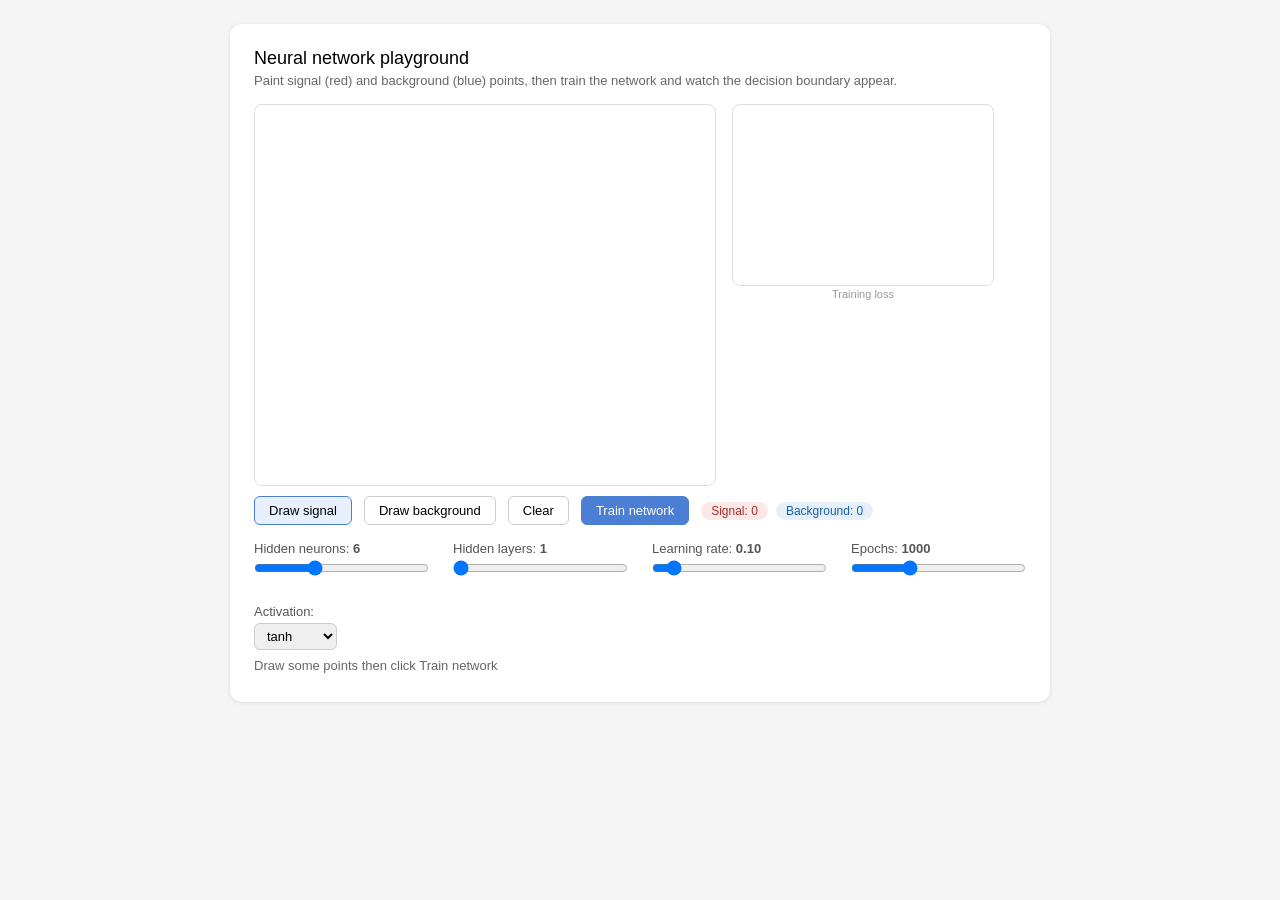
<file: projects/nn/index.html>
<!DOCTYPE html>
<html lang="en">
<head>
<meta charset="UTF-8">
<meta name="viewport" content="width=device-width, initial-scale=1.0">
<title>Neural Network Playground</title>
<style>
  * { box-sizing: border-box; margin: 0; padding: 0; }
  body { font-family: sans-serif; background: #f5f5f5; display: flex; justify-content: center; padding: 24px; }
  .container { background: white; border-radius: 12px; padding: 24px; max-width: 820px; width: 100%; box-shadow: 0 1px 4px rgba(0,0,0,0.1); }
  h2 { font-size: 18px; font-weight: 500; margin-bottom: 4px; }
  p  { font-size: 13px; color: #666; margin-bottom: 16px; }
  canvas { border: 1px solid #ddd; border-radius: 8px; cursor: crosshair; display: block; }
  button { padding: 6px 14px; border: 1px solid #ccc; border-radius: 6px; background: white; font-size: 13px; cursor: pointer; margin: 0 4px 0 0; }
  button:hover { background: #f0f0f0; }
  button.active { background: #e8f0fe; border-color: #4a7fd4; font-weight: 500; }
  label { font-size: 13px; color: #555; display: block; margin-bottom: 4px; }
  input[type=range] { width: 100%; }
  select { font-size: 13px; padding: 4px 8px; border: 1px solid #ccc; border-radius: 6px; }
  .controls { display: flex; gap: 24px; flex-wrap: wrap; margin-top: 16px; }
  .ctrl-group { min-width: 160px; flex: 1; }
  #status { font-size: 13px; color: #666; margin-top: 8px; min-height: 20px; }
  #progress-bar-wrap { height: 4px; background: #eee; border-radius: 2px; margin-top: 6px; display: none; }
  #progress-bar { height: 4px; background: #4a7fd4; border-radius: 2px; width: 0%; }
  .row { display: flex; gap: 8px; align-items: center; margin-top: 10px; flex-wrap: wrap; }
  .badge { font-size: 12px; padding: 2px 10px; border-radius: 12px; }
  .badge-sig { background: #fde8e8; color: #a32d2d; }
  .badge-bkg { background: #e6f0fb; color: #185fa5; }
  .canvases { display: flex; gap: 16px; flex-wrap: wrap; align-items: flex-start; }
</style>
</head>
<body>
<div class="container">
  <h2>Neural network playground</h2>
  <p>Paint signal (red) and background (blue) points, then train the network and watch the decision boundary appear.</p>

  <div class="canvases">
    <canvas id="c"    width="460" height="380"></canvas>
    <div>
      <canvas id="loss" width="260" height="180" style="cursor:default;"></canvas>
      <div style="font-size:11px;color:#999;text-align:center;margin-top:2px;">Training loss</div>
    </div>
  </div>

  <div class="row">
    <button id="btn-sig" class="active" onclick="setMode('sig')">Draw signal</button>
    <button id="btn-bkg" onclick="setMode('bkg')">Draw background</button>
    <button onclick="clearAll()">Clear</button>
    <button onclick="trainNet()" style="background:#4a7fd4;color:white;border-color:#4a7fd4;">Train network</button>
    <span class="badge badge-sig" id="ns">Signal: 0</span>
    <span class="badge badge-bkg" id="nb">Background: 0</span>
  </div>

  <div class="controls">
    <div class="ctrl-group">
      <label>Hidden neurons: <strong id="nout">6</strong></label>
      <input type="range" min="1" max="16" value="6" step="1" id="neurons" oninput="document.getElementById('nout').textContent=this.value">
    </div>
    <div class="ctrl-group">
      <label>Hidden layers: <strong id="lout">1</strong></label>
      <input type="range" min="1" max="4" value="1" step="1" id="layers" oninput="document.getElementById('lout').textContent=this.value">
    </div>
    <div class="ctrl-group">
      <label>Learning rate: <strong id="lrout">0.10</strong></label>
      <input type="range" min="1" max="100" value="10" step="1" id="lr" oninput="document.getElementById('lrout').textContent=(this.value/100).toFixed(2)">
    </div>
    <div class="ctrl-group">
      <label>Epochs: <strong id="epout">1000</strong></label>
      <input type="range" min="50" max="3000" value="1000" step="50" id="epochs" oninput="document.getElementById('epout').textContent=this.value">
    </div>
    <div class="ctrl-group">
      <label>Activation:</label>
      <select id="act">
        <option value="tanh">tanh</option>
        <option value="relu">ReLU</option>
        <option value="sigmoid">sigmoid</option>
      </select>
    </div>
  </div>

  <div id="status">Draw some points then click Train network</div>
  <div id="progress-bar-wrap"><div id="progress-bar"></div></div>
</div>

<script>
const canvas  = document.getElementById('c');
const ctx     = canvas.getContext('2d');
const lossC   = document.getElementById('loss');
const lossCtx = lossC.getContext('2d');
const CW = canvas.width, CH = canvas.height;
let mode = 'sig', pts = [], lastBoundary = null, lossHistory = [];

function setMode(m) {
  mode = m;
  document.getElementById('btn-sig').classList.toggle('active', m==='sig');
  document.getElementById('btn-bkg').classList.toggle('active', m==='bkg');
}

canvas.addEventListener('mousedown', e => { addPt(e); canvas.addEventListener('mousemove', addPt); });
canvas.addEventListener('mouseup',   ()  => canvas.removeEventListener('mousemove', addPt));
canvas.addEventListener('mouseleave',()  => canvas.removeEventListener('mousemove', addPt));

function addPt(e) {
  const r = canvas.getBoundingClientRect();
  pts.push({ x:(e.clientX-r.left)/r.width, y:(e.clientY-r.top)/r.height, label:mode==='sig'?1:0 });
  document.getElementById('ns').textContent = 'Signal: '     + pts.filter(p=>p.label===1).length;
  document.getElementById('nb').textContent = 'Background: ' + pts.filter(p=>p.label===0).length;
  redraw(lastBoundary);
}

function clearAll() {
  pts=[]; lastBoundary=null; lossHistory=[];
  document.getElementById('ns').textContent = 'Signal: 0';
  document.getElementById('nb').textContent = 'Background: 0';
  document.getElementById('status').textContent = 'Draw some points then click Train network';
  ctx.clearRect(0,0,CW,CH);
  lossCtx.clearRect(0,0,lossC.width,lossC.height);
}

function redraw(boundary) {
  ctx.clearRect(0,0,CW,CH);

  if (boundary) {
    // Soft background colour
    const img = ctx.createImageData(CW, CH);
    for (let i=0; i<CW*CH; i++) {
      const v = boundary[i];
      img.data[i*4]   = Math.round(v*240+(1-v)*56);
      img.data[i*4+1] = Math.round(v*100+(1-v)*130);
      img.data[i*4+2] = Math.round(v*100+(1-v)*240);
      img.data[i*4+3] = 70;
    }
    ctx.putImageData(img,0,0);

    // Dashed decision boundary: march squares to find 0.5 contour
    const res = 3;
    ctx.save();
    ctx.strokeStyle = '#111';
    ctx.lineWidth   = 2;
    ctx.setLineDash([6,4]);
    ctx.beginPath();
    for (let py=0; py<CH-res; py+=res) {
      for (let px=0; px<CW-res; px+=res) {
        const v00 = boundary[ py      *CW + px    ];
        const v10 = boundary[ py      *CW + px+res];
        const v01 = boundary[(py+res) *CW + px    ];
        const v11 = boundary[(py+res) *CW + px+res];
        // horizontal crossing
        if ((v00-0.5)*(v10-0.5) < 0) {
          const t = (0.5-v00)/(v10-v00);
          ctx.moveTo(px+t*res, py+res/2);
          ctx.lineTo(px+t*res+0.5, py+res/2);
        }
        // vertical crossing
        if ((v00-0.5)*(v01-0.5) < 0) {
          const t = (0.5-v00)/(v01-v00);
          ctx.moveTo(px+res/2, py+t*res);
          ctx.lineTo(px+res/2, py+t*res+0.5);
        }
      }
    }
    ctx.stroke();
    ctx.restore();
  }

  // Points on top
  pts.forEach(p => {
    ctx.beginPath();
    ctx.arc(p.x*CW, p.y*CH, 7, 0, Math.PI*2);
    ctx.fillStyle   = p.label===1 ? '#E24B4A' : '#378ADD';
    ctx.strokeStyle = '#fff';
    ctx.lineWidth   = 2;
    ctx.fill(); ctx.stroke();
  });
}

function drawLoss(history) {
  const lw=lossC.width, lh=lossC.height;
  lossCtx.clearRect(0,0,lw,lh);
  lossCtx.fillStyle='#f9f9f9'; lossCtx.fillRect(0,0,lw,lh);
  if (history.length<2) return;
  const pad={t:12,r:10,b:24,l:38};
  const W=lw-pad.l-pad.r, H=lh-pad.t-pad.b;
  const maxL=Math.max(...history), minL=Math.min(...history);
  lossCtx.strokeStyle='#ddd'; lossCtx.lineWidth=0.5;
  lossCtx.strokeRect(pad.l,pad.t,W,H);
  lossCtx.fillStyle='#999'; lossCtx.font='10px sans-serif'; lossCtx.textAlign='right';
  lossCtx.fillText(maxL.toFixed(2), pad.l-4, pad.t+8);
  lossCtx.fillText(minL.toFixed(2), pad.l-4, pad.t+H);
  lossCtx.textAlign='center';
  lossCtx.fillText('epoch', pad.l+W/2, lh-2);
  lossCtx.beginPath();
  lossCtx.strokeStyle='#4a7fd4'; lossCtx.lineWidth=1.5;
  history.forEach((v,i)=>{
    const x=pad.l+(i/(history.length-1))*W;
    const y=pad.t+(1-(v-minL)/(maxL-minL+1e-9))*H;
    i===0?lossCtx.moveTo(x,y):lossCtx.lineTo(x,y);
  });
  lossCtx.stroke();
}

const sigmoid = x => 1/(1+Math.exp(-Math.max(-50,Math.min(50,x))));
const tanhF   = x => Math.tanh(x);
const reluF   = x => Math.max(0,x);
const sigD    = x => { const s=sigmoid(x); return s*(1-s); };
const tanhD   = x => 1-Math.tanh(x)**2;
const reluD   = x => x>0?1:0;
const randn   = () => (Math.random()+Math.random()+Math.random()-1.5)*0.9;

function getAct() {
  const a=document.getElementById('act').value;
  if (a==='tanh')    return [tanhF,tanhD];
  if (a==='relu')    return [reluF,reluD];
  return [sigmoid,sigD];
}

function trainNet() {
  if (pts.length<4) { document.getElementById('status').textContent='Add more points first!'; return; }

  const nNeurons = parseInt(document.getElementById('neurons').value);
  const nLayers  = parseInt(document.getElementById('layers').value);
  const lr       = parseFloat(document.getElementById('lr').value)/100;
  const epochs   = parseInt(document.getElementById('epochs').value);
  const [act,actD] = getAct();

  const Xdata = pts.map(p=>[p.x,p.y]);
  const Ydata = pts.map(p=>p.label);

  // Build network
  const sizes = [2,...Array(nLayers).fill(nNeurons),1];
  const Wmat=[], Bmat=[];
  for (let l=0; l<sizes.length-1; l++) {
    const scale = Math.sqrt(2/sizes[l]);
    Wmat.push(Array.from({length:sizes[l]}, ()=>Array.from({length:sizes[l+1]}, ()=>randn()*scale)));
    Bmat.push(Array(sizes[l+1]).fill(0));
  }

  function forward(x) {
    let a=x.slice();
    const As=[a.slice()], Zs=[];
    for (let l=0; l<Wmat.length; l++) {
      const z=Bmat[l].map((b,j)=>b+a.reduce((s,ai,i)=>s+ai*Wmat[l][i][j],0));
      Zs.push(z);
      a = l<Wmat.length-1 ? z.map(act) : z.map(sigmoid);
      As.push(a.slice());
    }
    return {As,Zs};
  }

  lossHistory=[];
  const statusEl=document.getElementById('status');
  const barWrap=document.getElementById('progress-bar-wrap');
  const bar=document.getElementById('progress-bar');
  barWrap.style.display='block';
  bar.style.width='0%';

  const CHUNK=50;
  let ep=0;
  const t0=performance.now();

  function runChunk() {
    const end=Math.min(ep+CHUNK,epochs);
    let epochLoss=0;
    for (; ep<end; ep++) {
      epochLoss=0;
      for (let n=0; n<Xdata.length; n++) {
        const {As,Zs}=forward(Xdata[n]);
        const yhat=As[As.length-1][0];
        const y=Ydata[n];
        const yc=Math.min(Math.max(yhat,1e-7),1-1e-7);
        epochLoss -= y*Math.log(yc)+(1-y)*Math.log(1-yc);

        let delta=[-(y/yc-(1-y)/(1-yc))*sigD(Zs[Zs.length-1][0])];
        for (let l=Wmat.length-1; l>=0; l--) {
          const dW=Wmat[l].map((row,i)=>row.map((_,j)=>As[l][i]*delta[j]));
          const dB=delta.slice();
          const nd=As[l].map((_,i)=>delta.reduce((s,d,j)=>s+d*Wmat[l][i][j],0)*(l>0?actD(Zs[l-1][i]):1));
          for (let i=0;i<Wmat[l].length;i++)
            for (let j=0;j<Wmat[l][i].length;j++)
              Wmat[l][i][j]-=lr*dW[i][j];
          for (let j=0;j<Bmat[l].length;j++)
            Bmat[l][j]-=lr*dB[j];
          delta=nd;
        }
      }
      if (ep%10===0) lossHistory.push(epochLoss/Xdata.length);
    }

    const pct=ep/epochs;
    bar.style.width=(pct*100).toFixed(1)+'%';
    drawLoss(lossHistory);

    if (ep<epochs) {
      const elapsed=(performance.now()-t0)/1000;
      const eta=elapsed/pct*(1-pct);
      statusEl.textContent=`Training... epoch ${ep}/${epochs}  —  ETA ${eta.toFixed(1)}s`;
      setTimeout(runChunk,0);
    } else {
      // Compute boundary grid
      const res=3;
      const boundary=new Float32Array(CW*CH);
      for (let py=0; py<CH; py+=res)
        for (let px=0; px<CW; px+=res) {
          const {As}=forward([px/CW,py/CH]);
          const v=As[As.length-1][0];
          for (let dy=0;dy<res&&py+dy<CH;dy++)
            for (let dx=0;dx<res&&px+dx<CW;dx++)
              boundary[(py+dy)*CW+(px+dx)]=v;
        }

      lastBoundary=boundary;
      const correct=pts.filter(p=>{
        const {As}=forward([p.x,p.y]);
        return (As[As.length-1][0]>0.5)===(p.label===1);
      }).length;
      const elapsed=((performance.now()-t0)/1000).toFixed(1);
      statusEl.textContent=`Done in ${elapsed}s — Accuracy: ${Math.round(100*correct/pts.length)}%`;
      barWrap.style.display='none';
      redraw(boundary);
    }
  }
  setTimeout(runChunk,10);
}
</script>
</body>
</html>
</file>
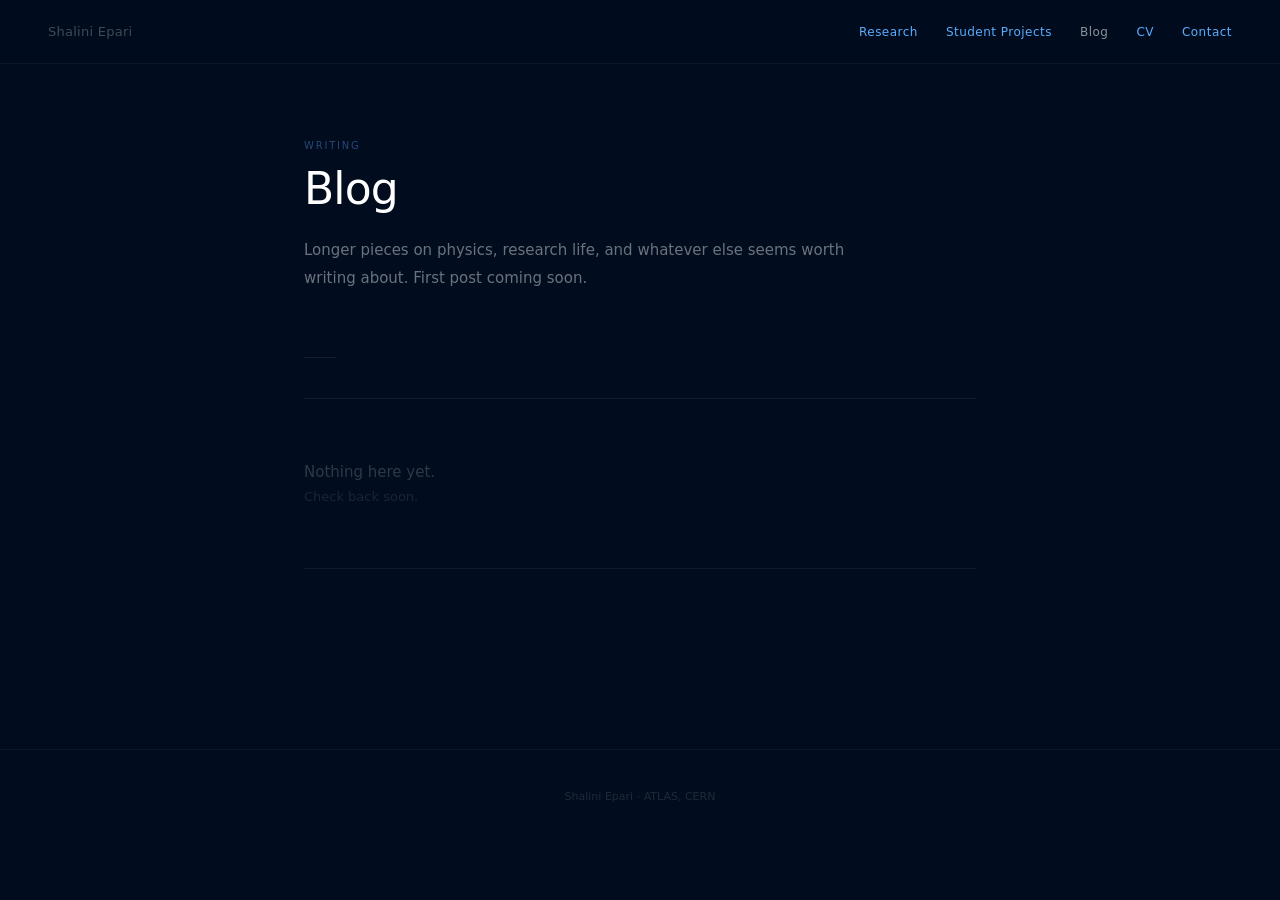
<file: blog.html>
<!DOCTYPE html>
<html lang="en">
<head>
<meta charset="UTF-8">
<meta name="viewport" content="width=device-width, initial-scale=1.0">
<title>Blog — Shalini Epari</title>
<style>
* { box-sizing: border-box; margin: 0; padding: 0; }
html, body { background: #010c1e; color: #fff; font-family: 'Segoe UI', system-ui, sans-serif; min-height: 100%; }
a { color: inherit; text-decoration: none; }
nav {
  position: fixed; top: 0; left: 0; right: 0; z-index: 100;
  display: flex; justify-content: space-between; align-items: center;
  padding: 24px 48px;
  background: rgba(1,12,30,0.85); backdrop-filter: blur(10px);
  border-bottom: 1px solid rgba(255,255,255,0.05);
}
.nav-home { font-size: 13px; color: rgba(255,255,255,0.25); letter-spacing: 0.02em; transition: color 0.15s; }
.nav-home:hover { color: #fff; }
.nav-links { display: flex; gap: 28px; }
.nav-links a { font-size: 12px; letter-spacing: 0.04em; color: #5aadff; transition: opacity 0.15s; }
.nav-links a:hover { opacity: 0.65; }
.nav-links a.active { color: rgba(255,255,255,0.55); }
main { max-width: 720px; margin: 0 auto; padding: 140px 24px 100px; }
.page-label { font-size: 10px; letter-spacing: 0.18em; text-transform: uppercase; color: rgba(100,160,255,0.4); margin-bottom: 14px; }
h1 { font-size: 44px; font-weight: 200; letter-spacing: -0.02em; color: #fff; margin-bottom: 24px; line-height: 1.1; }
.description { font-size: 15px; color: rgba(255,255,255,0.42); line-height: 1.85; max-width: 580px; margin-bottom: 64px; font-weight: 300; }
.divider { width: 32px; height: 1px; background: rgba(255,255,255,0.08); margin-bottom: 40px; }
.empty {
  padding: 64px 0;
  border-top: 1px solid rgba(255,255,255,0.06);
  border-bottom: 1px solid rgba(255,255,255,0.06);
}
.empty-title { font-size: 15px; color: rgba(255,255,255,0.18); margin-bottom: 8px; font-weight: 300; }
.empty-sub { font-size: 13px; color: rgba(255,255,255,0.1); }
footer { text-align: center; padding: 40px 24px; font-size: 11px; color: rgba(255,255,255,0.12); border-top: 1px solid rgba(255,255,255,0.05); margin-top: 80px; }
@media (max-width: 600px) { nav { padding: 20px; } main { padding: 120px 20px 80px; } h1 { font-size: 34px; } }
</style>
</head>
<body>
<nav>
  <a class="nav-home" href="index.html">Shalini Epari</a>
  <div class="nav-links">
    <a href="research.html">Research</a>
    <a href="students.html">Student Projects</a>
    <a href="blog.html" class="active">Blog</a>
    <a href="cv.pdf">CV</a>
    <a href="mailto:shalini.epari@cern.ch">Contact</a>
  </div>
</nav>
<main>
  <div class="page-label">Writing</div>
  <h1>Blog</h1>
  <p class="description">
    Longer pieces on physics, research life, and whatever else seems worth writing about.
    First post coming soon.
  </p>
  <div class="divider"></div>
  <div class="empty">
    <div class="empty-title">Nothing here yet.</div>
    <div class="empty-sub">Check back soon.</div>
  </div>
</main>
<footer>Shalini Epari · ATLAS, CERN</footer>
</body>
</html>
</file>
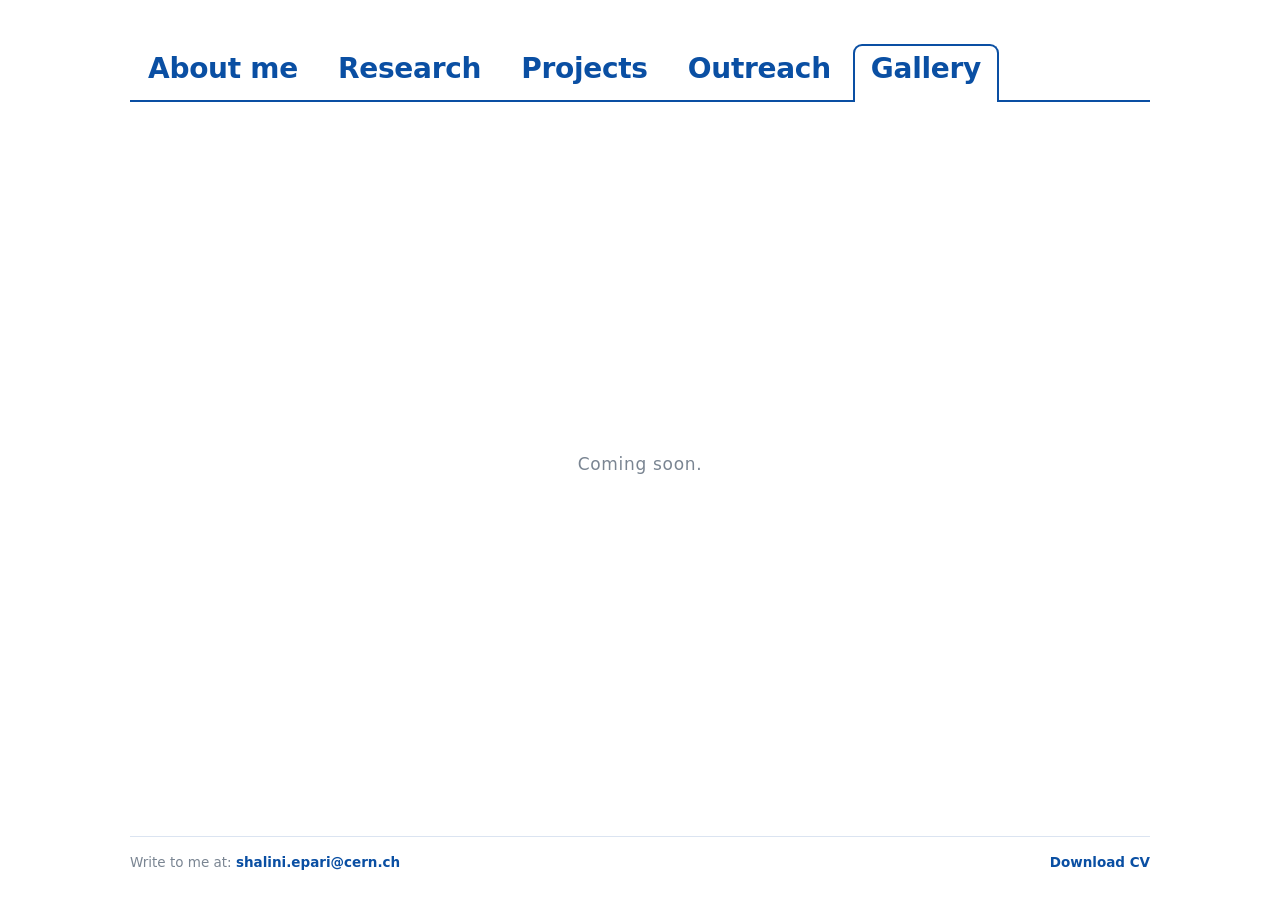
<file: gallery.html>
<!DOCTYPE html>
<html lang="en">
<head>
<meta charset="UTF-8">
<meta name="viewport" content="width=device-width, initial-scale=1">
<title>Gallery — Shalini Epari</title>
<meta name="description" content="Photographs of the ATLAS detector, the lab, and outreach work.">
<link rel="icon" href="data:image/svg+xml,%3Csvg xmlns='http://www.w3.org/2000/svg' viewBox='0 0 32 32'%3E%3Ccircle cx='16' cy='16' r='11' fill='none' stroke='%230a4fa3' stroke-width='3'/%3E%3Ccircle cx='16' cy='16' r='3.5' fill='%230a4fa3'/%3E%3C/svg%3E">
<style>
/* Shared look: this block is identical in every page. */
:root{
  --blue:#0a4fa3; --text:#1d2733; --body:#44505e; --grey:#7a8592; --soft:#e9eff8; --rule:#dbe4f1;
  --font:"Lucida Grande","Lucida Sans Unicode","Lucida Sans",Verdana,"DejaVu Sans",sans-serif;
}
*{box-sizing:border-box;margin:0;padding:0}
html{min-height:100%;background:#fff}
body{min-height:100vh;display:flex;flex-direction:column;background:#fff;color:var(--text);font-family:var(--font);-webkit-font-smoothing:antialiased}
.sr-only{position:absolute;width:1px;height:1px;overflow:hidden;clip:rect(0 0 0 0);white-space:nowrap}
a:focus-visible{outline:2px solid var(--blue);outline-offset:4px;border-radius:3px}

/* top: the tabs and the blue line */
.top{max-width:1100px;width:100%;margin:0 auto;padding:44px 40px 0}
.nav-row{display:flex;justify-content:space-between;align-items:flex-end;gap:24px;border-bottom:2px solid var(--blue)}
.tabs{display:flex;gap:4px;flex-wrap:wrap}
.tabs a{position:relative;font:700 28px/1.2 var(--font);color:var(--blue);text-decoration:none;padding:8px 18px 14px;letter-spacing:-.01em;border-radius:9px 9px 0 0}
.tabs a[aria-current="page"]{background:#fff;margin-bottom:-2px}
.tabs a[aria-current="page"]::before{content:"";position:absolute;inset:0;border:2px solid var(--blue);border-bottom:0;border-radius:9px 9px 0 0;pointer-events:none}

/* page content */
.content{flex:1;max-width:1100px;width:100%;margin:0 auto;padding:54px 40px 64px}
.lead{font-size:17px;line-height:1.75;color:var(--body);max-width:44em;margin-bottom:34px}
.soon{font-size:17px;color:var(--grey)}

/* about */
.about{display:grid;grid-template-columns:auto minmax(0,1fr);gap:56px;align-items:start}
.photo{position:relative;width:300px;height:370px;border-radius:6px;overflow:hidden;background:var(--soft)}
.photo img{position:absolute;inset:0;width:100%;height:100%;object-fit:cover}
.mono{position:absolute;inset:0;display:flex;align-items:center;justify-content:center;font:700 80px var(--font);color:var(--blue);opacity:.3}
.who{font-weight:700;font-size:24px;color:var(--text)}
.role{color:var(--grey);font-size:15px;margin:4px 0 20px;line-height:1.65}
.about .txt{font-size:19px;line-height:1.75;color:var(--body);max-width:34em}

/* research */
.two{display:grid;grid-template-columns:1fr 1fr;gap:56px}
.proj h2{font:700 20px/1.3 var(--font);color:var(--text);margin-bottom:10px}
.proj p{color:var(--body);font-size:16.5px;line-height:1.75}
.tag{display:inline-block;font-size:11px;letter-spacing:.09em;text-transform:uppercase;color:var(--blue);border:1px solid rgba(10,79,163,.4);border-radius:999px;padding:3px 11px;margin-bottom:14px}
.status{display:block;margin-top:14px;font-size:14px;color:var(--grey)}

/* projects */
.links{list-style:none}
.links li{padding:16px 0;border-top:1px solid var(--rule)}
.links li:last-child{border-bottom:1px solid var(--rule)}
.links a{font-weight:700;font-size:18px;color:var(--blue);text-decoration:none}
.links a:hover{text-decoration:underline}
.links span{display:block;font-size:15px;color:var(--grey);margin-top:3px}

/* gallery: the cloud chamber */
.content.fill{display:flex;flex-direction:column}
.content.fill .chamber{flex:1}
.chamber{position:relative;height:340px;min-height:340px;border-radius:6px;overflow:hidden}
.chamber canvas{position:absolute;inset:0;width:100%;height:100%;display:block;-webkit-mask-image:radial-gradient(ellipse 62% 70% at 50% 50%,#000 55%,transparent 100%);mask-image:radial-gradient(ellipse 62% 70% at 50% 50%,#000 55%,transparent 100%)}
.chamber .soon{position:absolute;inset:0;display:flex;align-items:center;justify-content:center;letter-spacing:.04em;text-shadow:0 0 12px #fff,0 0 4px #fff;pointer-events:none}

/* bottom line */
.foot{max-width:1100px;width:100%;margin:0 auto;padding:18px 40px 30px;display:flex;justify-content:space-between;gap:10px 16px;flex-wrap:wrap;font-size:13.5px;color:var(--grey);background:linear-gradient(var(--rule),var(--rule)) 40px 0/calc(100% - 80px) 1px no-repeat}
.foot a{color:var(--blue);font-weight:700;text-decoration:none}
.foot a:hover{text-decoration:underline}

/* gentle entrance */
.top,.content,.foot{opacity:0}
body.ready .top,body.ready .content,body.ready .foot{opacity:1}
body.ready .top{animation:rise .8s ease backwards}
body.ready .content{animation:rise .9s ease .25s backwards}
body.ready .foot{animation:rise .9s ease .45s backwards}
@keyframes rise{from{opacity:0;transform:translateY(8px)}to{opacity:1;transform:none}}
.tabs a{transition:opacity .2s}
body.ready .tabs a:hover{opacity:.72}

@media (max-width:820px){
  .top{padding:26px 22px 0}
  .nav-row{flex-direction:column;align-items:flex-start;gap:0}
  .tabs{gap:0;flex-wrap:nowrap}
  .tabs a{font-size:clamp(10.5px,3.2vw,22px);padding:6px 4px 11px;white-space:nowrap;border-radius:6px 6px 0 0}
  .tabs a[aria-current="page"]::before{border-radius:6px 6px 0 0}
    .content{padding:36px 22px 48px}
  .about{grid-template-columns:1fr;gap:26px}
  .photo{width:100%;height:340px}
  .about .txt{font-size:17.5px}
  .two{grid-template-columns:1fr;gap:34px}
  .chamber{height:240px;min-height:240px}
  .foot{padding:16px 22px 24px;background-position:22px 0;background-size:calc(100% - 44px) 1px}
}
@media (prefers-reduced-motion:reduce){body.ready *{animation:none!important}}
</style>
<noscript><style>.top,.content,.foot,.tabs a{opacity:1!important}</style></noscript>
</head>
<body class="ready">
<header class="top">
  <div class="nav-row">
    <nav class="tabs" aria-label="Main"><a href="index.html" style="--i:0">About me</a><a href="research.html" style="--i:1">Research</a><a href="projects.html" style="--i:2">Projects</a><a href="outreach.html" style="--i:3">Outreach</a><a href="gallery.html" style="--i:4" aria-current="page">Gallery</a></nav>
  </div>
</header>
<main class="content fill">
<h1 class="sr-only">Gallery</h1>
<div class="chamber" id="chamber"><canvas id="chamber-cv" aria-hidden="true"></canvas><p class="soon">Coming soon.</p></div>
</main>
<footer class="foot"><span>Write to me at: <a href="mailto:shalini.epari@cern.ch">shalini.epari@cern.ch</a></span><a href="cv.pdf">Download CV</a></footer>
<script>
/* Gallery cloud chamber. Never more than 2 tracks on screen at once. */
(function(){
  const wrap=document.getElementById('chamber'), cv=document.getElementById('chamber-cv');
  if(!wrap||!cv||window.matchMedia('(prefers-reduced-motion: reduce)').matches) return;
  const c=cv.getContext('2d'); let CW=0,CH=0;
  function size(){
    const dpr=Math.min(window.devicePixelRatio||1,2);
    CW=wrap.clientWidth; CH=wrap.clientHeight;
    cv.width=Math.round(CW*dpr); cv.height=Math.round(CH*dpr);
    c.setTransform(dpr,0,0,dpr,0,0);
  }
  size(); window.addEventListener('resize',size);

  const MAX=2, HOLD=2200, FADE=5000;
  const rnd=(a,b)=>a+Math.random()*(b-a), sgn=()=>Math.random()<0.5?-1:1;
  const fade=age=>age<HOLD?1:Math.max(0,1-(age-HOLD)/FADE);
  const diffuse=age=>1+Math.max(0,age-HOLD*0.4)/FADE*2.4;
  const tracks=[]; /*HOOK*/
  let now=performance.now();

  function add(o){
    const t=Object.assign({k:0,dk:0,jit:0.005,w:1.2,a:0.55,speed:0.09,target:400,drop:0.45,done:false,traveled:0},o);
    t.pts=[{x:t.x,y:t.y,t:now,dx:0,dy:0,r:0}]; tracks.push(t);
  }
  function electron(){ const s=sgn(); add({x:rnd(CW*0.12,CW*0.88),y:rnd(CH*0.38,CH*0.62),ang:rnd(0,Math.PI*2),speed:rnd(0.07,0.11),target:rnd(380,760),k:s*rnd(0.008,0.016),dk:s*rnd(0.000008,0.00002)}); }
  function muon(){ const left=Math.random()<0.5; add({x:left?-10:CW+10,y:rnd(CH*0.15,CH*0.85),ang:(left?0:Math.PI)+rnd(-0.3,0.3),speed:rnd(0.12,0.17),target:2400,k:rnd(-0.0006,0.0006),jit:0.003,w:1.1,a:0.45,drop:0.3}); }
  function spawn(){ if(Math.random()<0.8) electron(); else muon(); }

  function step(t,dt){
    if(t.done) return;
    let dist=t.speed*dt;
    while(dist>0&&!t.done){
      const s=Math.min(4,dist); dist-=s;
      t.ang+=t.k*s+(Math.random()-0.5)*2*t.jit; t.k+=t.dk*s;
      t.x+=Math.cos(t.ang)*s; t.y+=Math.sin(t.ang)*s; t.traveled+=s;
      const has=Math.random()<t.drop, sp=2+t.w*1.2;
      t.pts.push({x:t.x,y:t.y,t:now,dx:has?rnd(-sp,sp):0,dy:has?rnd(-sp,sp):0,r:has?rnd(0.4,1.0)*(0.7+t.w*0.22):0});
      if(t.traveled>=t.target||t.x<-120||t.x>CW+120||t.y<-120||t.y>CH+120) t.done=true;
    }
  }
  function draw(t){
    const pts=t.pts,n=pts.length,CHUNK=3;
    c.lineCap='round'; c.lineJoin='round';
    for(let i=1;i<n;i+=CHUNK){
      const end=Math.min(n-1,i+CHUNK-1), mid=pts[Math.min(n-1,i+1)];
      const age=now-mid.t, f=fade(age); if(f<=0) continue;
      const df=diffuse(age), al=t.a*f;
      c.beginPath(); c.moveTo(pts[i-1].x,pts[i-1].y);
      for(let j=i;j<=end;j++) c.lineTo(pts[j].x,pts[j].y);
      c.lineWidth=t.w*4.6*df; c.strokeStyle=`rgba(150,200,245,${al*0.16})`; c.stroke();
      c.lineWidth=t.w*df;     c.strokeStyle=`rgba(80,150,225,${al})`;       c.stroke();
    }
    for(let i=0;i<n;i++){
      const p=pts[i]; if(p.r<=0) continue;
      const age=now-p.t, f=fade(age); if(f<=0) continue;
      const df=diffuse(age);
      c.beginPath(); c.arc(p.x+p.dx*df,p.y+p.dy*df,p.r,0,Math.PI*2); c.fillStyle=`rgba(100,165,230,${t.a*f*0.6})`; c.fill();
    }
    if(!t.done){
      c.beginPath(); c.arc(t.x,t.y,7,0,Math.PI*2); c.fillStyle='rgba(120,185,250,0.1)'; c.fill();
      c.beginPath(); c.arc(t.x,t.y,2,0,Math.PI*2); c.fillStyle='rgba(90,165,245,0.55)'; c.fill();
    }
  }

  let last=now, nextSpawn=now+1200;
  function frame(ts){
    now=ts;
    const dt=Math.min(50,ts-last); last=ts;
    c.clearRect(0,0,CW,CH);
    if(now>=nextSpawn&&tracks.length<MAX){ spawn(); nextSpawn=now+rnd(500,1600); }
    for(const t of tracks){ step(t,dt); draw(t); }
    for(let i=tracks.length-1;i>=0;i--){ const t=tracks[i]; if(t.done&&now-t.pts[t.pts.length-1].t>HOLD+FADE) tracks.splice(i,1); }
    requestAnimationFrame(frame);
  }
  requestAnimationFrame(frame);
})();
</script>
</body>
</html>
</file>
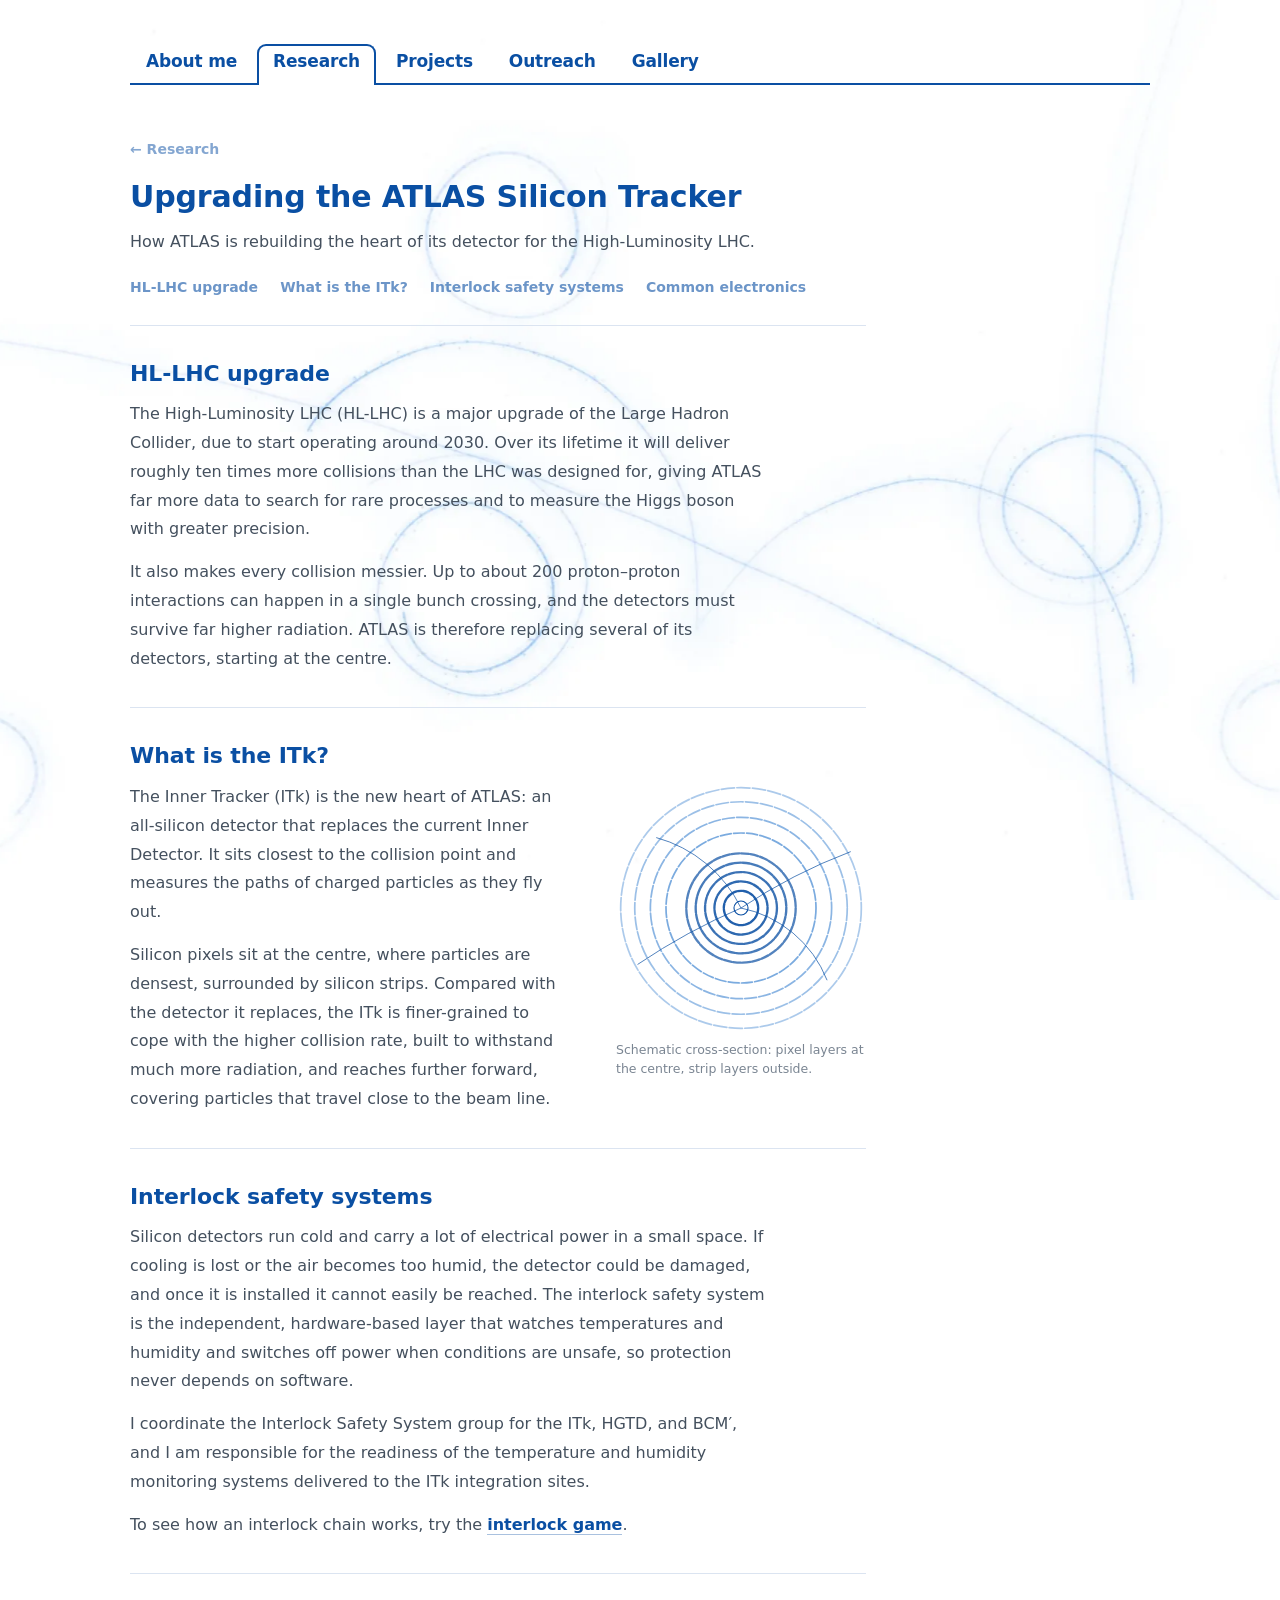
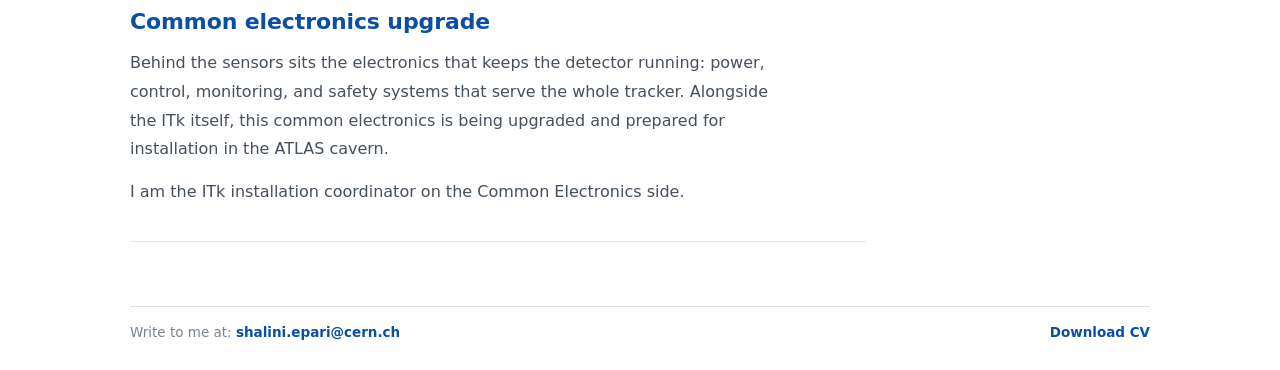
<file: itk.html>
<!DOCTYPE html>
<html lang="en">
<head>
<meta charset="UTF-8">
<meta name="viewport" content="width=device-width, initial-scale=1">
<title>Upgrading the ATLAS Silicon Tracker — Shalini Epari</title>
<meta name="description" content="The ATLAS ITk upgrade for the High-Luminosity LHC: what the Inner Tracker is, the interlock safety systems that protect it, and the common electronics upgrade.">
<link rel="icon" href="data:image/svg+xml,%3Csvg xmlns='http://www.w3.org/2000/svg' viewBox='0 0 32 32'%3E%3Ccircle cx='16' cy='16' r='11' fill='none' stroke='%230a4fa3' stroke-width='3'/%3E%3Ccircle cx='16' cy='16' r='3.5' fill='%230a4fa3'/%3E%3C/svg%3E">
<style>
/* Shared look: this block is identical in every page. */
:root{
  --blue:#0a4fa3; --text:#1d2733; --body:#44505e; --grey:#7a8592; --soft:#e9eff8; --rule:#dbe4f1;
  --fs-tab:17px; --fs-greet:30px; --fs-body:16px; --fs-sub:18px; --fs-small:14px;
  --font:"Lucida Grande","Lucida Sans Unicode","Lucida Sans",Verdana,"DejaVu Sans",sans-serif;
}
*{box-sizing:border-box;margin:0;padding:0}
html{min-height:100%;background:#fff}
body{min-height:100vh;display:flex;flex-direction:column;background:transparent;color:var(--text);font-family:var(--font);-webkit-font-smoothing:antialiased}
.sr-only{position:absolute;width:1px;height:1px;overflow:hidden;clip:rect(0 0 0 0);white-space:nowrap}
a:focus-visible{outline:2px solid var(--blue);outline-offset:4px;border-radius:3px}

/* the faded cloud chamber behind every page */
body::before{content:"";position:fixed;inset:0;z-index:-1;pointer-events:none;background:url([data-uri]) center/cover no-repeat;opacity:0;transition:opacity 1.8s ease .1s}
body.ready::before{opacity:1}

/* top: the tabs and the blue line */
.top{max-width:1100px;width:100%;margin:0 auto;padding:44px 40px 0}
.nav-row{display:flex;justify-content:space-between;align-items:flex-end;gap:24px;border-bottom:2px solid var(--blue)}
.tabs{display:flex;gap:4px;flex-wrap:wrap}
.tabs a{position:relative;font:700 var(--fs-tab)/1.2 var(--font);color:var(--blue);text-decoration:none;padding:7px 16px 12px;letter-spacing:-.01em;border-radius:9px 9px 0 0}
.tabs a[aria-current="page"]{background:#fff;margin-bottom:-2px}
.tabs a[aria-current="page"]::before{content:"";position:absolute;inset:0;border:2px solid var(--blue);border-bottom:0;border-radius:9px 9px 0 0;pointer-events:none}

/* page content */
.content{flex:1;max-width:1100px;width:100%;margin:0 auto;padding:54px 40px 64px}
.lead{font-size:var(--fs-body);line-height:1.75;color:var(--body);max-width:44em;margin-bottom:34px}
.soon{font-size:var(--fs-body);color:var(--grey)}

/* about */
.about{display:grid;grid-template-columns:auto minmax(0,1fr);gap:56px;align-items:start;width:max-content;max-width:100%;margin:0 auto}
.hi{font:700 var(--fs-greet)/1.25 var(--font);color:var(--blue);letter-spacing:-.005em;margin-bottom:14px}
.photo{position:relative;width:260px;height:322px;border-radius:6px;overflow:hidden;background:var(--soft)}
.photo img{position:absolute;inset:0;width:100%;height:100%;object-fit:cover}
.mono{position:absolute;inset:0;display:flex;align-items:center;justify-content:center;font:700 68px var(--font);color:var(--blue);opacity:.3}
.about .txt{font-size:var(--fs-body);line-height:1.75;color:var(--body);max-width:28em}

/* research */
.two{display:grid;grid-template-columns:1fr 1fr;gap:56px}
.proj h2{font:700 var(--fs-sub)/1.3 var(--font);color:var(--text);margin-bottom:10px}
.proj p{color:var(--body);font-size:16px;line-height:1.75}
.tag{display:inline-block;font-size:11px;letter-spacing:.09em;text-transform:uppercase;color:var(--blue);border:1px solid rgba(10,79,163,.4);border-radius:999px;padding:3px 11px;margin-bottom:14px}
.status{display:block;margin-top:14px;font-size:14px;color:var(--grey)}

/* projects */
.links{list-style:none}
.links li{padding:16px 0;border-top:1px solid var(--rule)}
.links li:last-child{border-bottom:1px solid var(--rule)}
.links a{font-weight:700;font-size:var(--fs-sub);color:var(--blue);text-decoration:none}
.links a:hover{text-decoration:underline}
.links span{display:block;font-size:15px;color:var(--grey);margin-top:3px}

/* research overview + detail pages */
.block{padding:40px 0;border-top:1px solid var(--rule)}
.block:last-of-type{border-bottom:1px solid var(--rule)}
.block h2,.doc h2{font:700 22px/1.3 var(--font);color:var(--blue);margin-bottom:12px;letter-spacing:-.005em}
.block p{font-size:var(--fs-body);line-height:1.75;color:var(--body);max-width:40em}
.more{display:inline-block;margin-top:18px;font:700 15px/1 var(--font);color:var(--blue);opacity:.5;text-decoration:none;transition:opacity .25s}
.more span{display:inline-block;transition:transform .25s}
.more:hover{opacity:1}
.more:hover span{transform:translateX(4px)}
.back{display:inline-block;margin-bottom:22px;font:700 14px/1 var(--font);color:var(--blue);opacity:.5;text-decoration:none;transition:opacity .25s}
.back:hover{opacity:1}
.doc{max-width:46em}
.doc h1{font:700 var(--fs-greet)/1.25 var(--font);color:var(--blue);letter-spacing:-.005em;margin-bottom:12px}
.doc .lead{margin-bottom:22px}
.toc{display:flex;flex-wrap:wrap;gap:6px 22px;margin-bottom:30px;font-size:14px}
.toc a{color:var(--blue);opacity:.6;text-decoration:none;font-weight:700}
.toc a:hover{opacity:1}
.doc section{padding:34px 0;border-top:1px solid var(--rule)}
.doc section:last-of-type{border-bottom:1px solid var(--rule)}
.doc p{font-size:var(--fs-body);line-height:1.8;color:var(--body);margin-bottom:14px;max-width:40em}
.doc p:last-child{margin-bottom:0}
.doc a.inl{color:var(--blue);font-weight:700;text-decoration:none;border-bottom:1px solid rgba(10,79,163,.35)}
.doc a.inl:hover{border-color:var(--blue)}
.split{display:grid;grid-template-columns:minmax(0,1fr) 250px;gap:44px;align-items:start}
.fig{margin:0}
.fig svg{width:100%;height:auto;display:block}
.fig figcaption{font-size:12.5px;color:var(--grey);margin-top:8px;line-height:1.5}

/* gallery: the cloud chamber */
.content.fill{display:flex;flex-direction:column}
.content.fill .chamber{flex:1}
.chamber{position:relative;height:340px;min-height:340px;border-radius:6px;overflow:hidden}
.chamber canvas{position:absolute;inset:0;width:100%;height:100%;display:block;-webkit-mask-image:radial-gradient(ellipse 62% 70% at 50% 50%,#000 55%,transparent 100%);mask-image:radial-gradient(ellipse 62% 70% at 50% 50%,#000 55%,transparent 100%)}
.chamber .soon{position:absolute;inset:0;display:flex;align-items:center;justify-content:center;letter-spacing:.04em;text-shadow:0 0 12px #fff,0 0 4px #fff;pointer-events:none}

/* bottom line */
.foot{max-width:1100px;width:100%;margin:0 auto;padding:18px 40px 30px;display:flex;justify-content:space-between;gap:10px 16px;flex-wrap:wrap;font-size:13.5px;color:var(--grey);background:linear-gradient(var(--rule),var(--rule)) 40px 0/calc(100% - 80px) 1px no-repeat}
.foot a{color:var(--blue);font-weight:700;text-decoration:none}
.foot a:hover{text-decoration:underline}

/* gentle entrance */
.top,.content,.foot{opacity:0}
body.ready .top,body.ready .content,body.ready .foot{opacity:1}
body.ready .top{animation:rise .8s ease backwards}
body.ready .content{animation:rise .9s ease .25s backwards}
body.ready .foot{animation:rise .9s ease .45s backwards}
@keyframes rise{from{opacity:0;transform:translateY(8px)}to{opacity:1;transform:none}}
.tabs a{transition:opacity .2s}
body.ready .tabs a:hover{opacity:.72}

@media (max-width:820px){
  .top{padding:26px 22px 0}
  .nav-row{flex-direction:column;align-items:flex-start;gap:0}
  .tabs{gap:0;flex-wrap:nowrap}
  .tabs a{font-size:clamp(10.5px,3.2vw,17px);padding:6px 4px 11px;white-space:nowrap;border-radius:6px 6px 0 0}
  .tabs a[aria-current="page"]::before{border-radius:6px 6px 0 0}
    .content{padding:36px 22px 48px}
  .about{gap:28px}
  .photo{width:210px;height:260px}
  .mono{font-size:56px}
  .hi{font-size:26px;margin-bottom:12px}
  .two{grid-template-columns:1fr;gap:34px}
  .chamber{height:240px;min-height:240px}
  .foot{padding:16px 22px 24px;background-position:22px 0;background-size:calc(100% - 44px) 1px}
}
@media (min-width:521px) and (max-width:820px){
  .tabs a{padding:6px clamp(4px,1.2vw,10px) 12px}
}
@media (max-width:700px){
  .split{grid-template-columns:1fr;gap:24px}
  .fig{max-width:260px}
}
@media (max-width:560px){
  .about{grid-template-columns:1fr;gap:26px;width:100%}
  .photo{width:100%;height:340px}
  .hi{font-size:24px}
}
@media (max-width:820px){
  body::before{background-size:190% auto;background-position:center 64%}
}
@media (prefers-reduced-motion:reduce){body.ready *{animation:none!important}}
</style>
<noscript><style>.top,.content,.foot,.tabs a{opacity:1!important}</style></noscript>
</head>
<body class="ready">
<header class="top">
  <div class="nav-row">
    <nav class="tabs" aria-label="Main"><a href="index.html" style="--i:0">About me</a><a href="research.html" style="--i:1" aria-current="page">Research</a><a href="projects.html" style="--i:2">Projects</a><a href="outreach.html" style="--i:3">Outreach</a><a href="gallery.html" style="--i:4">Gallery</a></nav>
  </div>
</header>
<main class="content">
<div class="doc">
  <a class="back" href="research.html">&larr; Research</a>
  <h1>Upgrading the ATLAS Silicon Tracker</h1>
  <p class="lead">How ATLAS is rebuilding the heart of its detector for the High-Luminosity LHC.</p>
  <nav class="toc" aria-label="On this page"><a href="#hl-lhc">HL-LHC upgrade</a><a href="#itk">What is the ITk?</a><a href="#interlock">Interlock safety systems</a><a href="#electronics">Common electronics</a></nav>

  <section id="hl-lhc">
    <h2>HL-LHC upgrade</h2>
    <p>The High-Luminosity LHC (HL-LHC) is a major upgrade of the Large Hadron Collider, due to start operating around 2030. Over its lifetime it will deliver roughly ten times more collisions than the LHC was designed for, giving ATLAS far more data to search for rare processes and to measure the Higgs boson with greater precision.</p>
    <p>It also makes every collision messier. Up to about 200 proton&ndash;proton interactions can happen in a single bunch crossing, and the detectors must survive far higher radiation. ATLAS is therefore replacing several of its detectors, starting at the centre.</p>
  </section>

  <section id="itk">
    <h2>What is the ITk?</h2>
    <div class="split">
      <div>
        <p>The Inner Tracker (ITk) is the new heart of ATLAS: an all-silicon detector that replaces the current Inner Detector. It sits closest to the collision point and measures the paths of charged particles as they fly out.</p>
        <p>Silicon pixels sit at the centre, where particles are densest, surrounded by silicon strips. Compared with the detector it replaces, the ITk is finer-grained to cope with the higher collision rate, built to withstand much more radiation, and reaches further forward, covering particles that travel close to the beam line.</p>
      </div>
      <figure class="fig"><svg viewBox="0 0 320 320" role="img" aria-labelledby="itkt"><title id="itkt">Schematic cross-section of the ITk: pixel layers at the centre and strip layers outside</title>
<g fill="none" stroke-linecap="round">
<circle cx="160" cy="160" r="9" stroke="#0a4fa3" stroke-width="1.4" fill="#fff"/>
<circle cx="160" cy="160" r="22" stroke="#0a4fa3" stroke-width="3" stroke-dasharray="6 1.6" opacity=".9"/>
<circle cx="160" cy="160" r="34" stroke="#0a4fa3" stroke-width="3" stroke-dasharray="7 1.8" opacity=".85"/>
<circle cx="160" cy="160" r="46" stroke="#0a4fa3" stroke-width="3" stroke-dasharray="8 2" opacity=".8"/>
<circle cx="160" cy="160" r="58" stroke="#0a4fa3" stroke-width="3" stroke-dasharray="9 2" opacity=".75"/>
<circle cx="160" cy="160" r="70" stroke="#0a4fa3" stroke-width="3" stroke-dasharray="10 2.2" opacity=".7"/>
<circle cx="160" cy="160" r="96" stroke="#5a96d8" stroke-width="2.2" stroke-dasharray="14 3" opacity=".8"/>
<circle cx="160" cy="160" r="116" stroke="#5a96d8" stroke-width="2.2" stroke-dasharray="15 3" opacity=".7"/>
<circle cx="160" cy="160" r="136" stroke="#5a96d8" stroke-width="2.2" stroke-dasharray="16 3" opacity=".6"/>
<circle cx="160" cy="160" r="154" stroke="#5a96d8" stroke-width="2.2" stroke-dasharray="17 3" opacity=".5"/>
</g>
<g fill="none" stroke="#0a4fa3" stroke-width="1.2" opacity=".75" stroke-linecap="round">
<path d="M160 160 A700 700 0 0 1 300 88"/>
<path d="M160 160 A800 800 0 0 0 28 232"/>
<path d="M160 160 A150 150 0 0 1 270 252"/>
<path d="M160 160 A170 170 0 0 0 52 70"/>
</g></svg><figcaption>Schematic cross-section: pixel layers at the centre, strip layers outside.</figcaption></figure>
    </div>
  </section>

  <section id="interlock">
    <h2>Interlock safety systems</h2>
    <p>Silicon detectors run cold and carry a lot of electrical power in a small space. If cooling is lost or the air becomes too humid, the detector could be damaged, and once it is installed it cannot easily be reached. The interlock safety system is the independent, hardware-based layer that watches temperatures and humidity and switches off power when conditions are unsafe, so protection never depends on software.</p>
    <p>I coordinate the Interlock Safety System group for the ITk, HGTD, and BCM&prime;, and I am responsible for the readiness of the temperature and humidity monitoring systems delivered to the ITk integration sites.</p>
    <p>To see how an interlock chain works, try the <a class="inl" href="projects/interlock/">interlock game</a>.</p>
  </section>

  <section id="electronics">
    <h2>Common electronics upgrade</h2>
    <p>Behind the sensors sits the electronics that keeps the detector running: power, control, monitoring, and safety systems that serve the whole tracker. Alongside the ITk itself, this common electronics is being upgraded and prepared for installation in the ATLAS cavern.</p>
    <p>I am the ITk installation coordinator on the Common Electronics side.</p>
  </section>
</div>
</main>
<footer class="foot"><span>Write to me at: <a href="mailto:shalini.epari@cern.ch">shalini.epari@cern.ch</a></span><a href="cv.pdf">Download CV</a></footer>
</body>
</html>
</file>
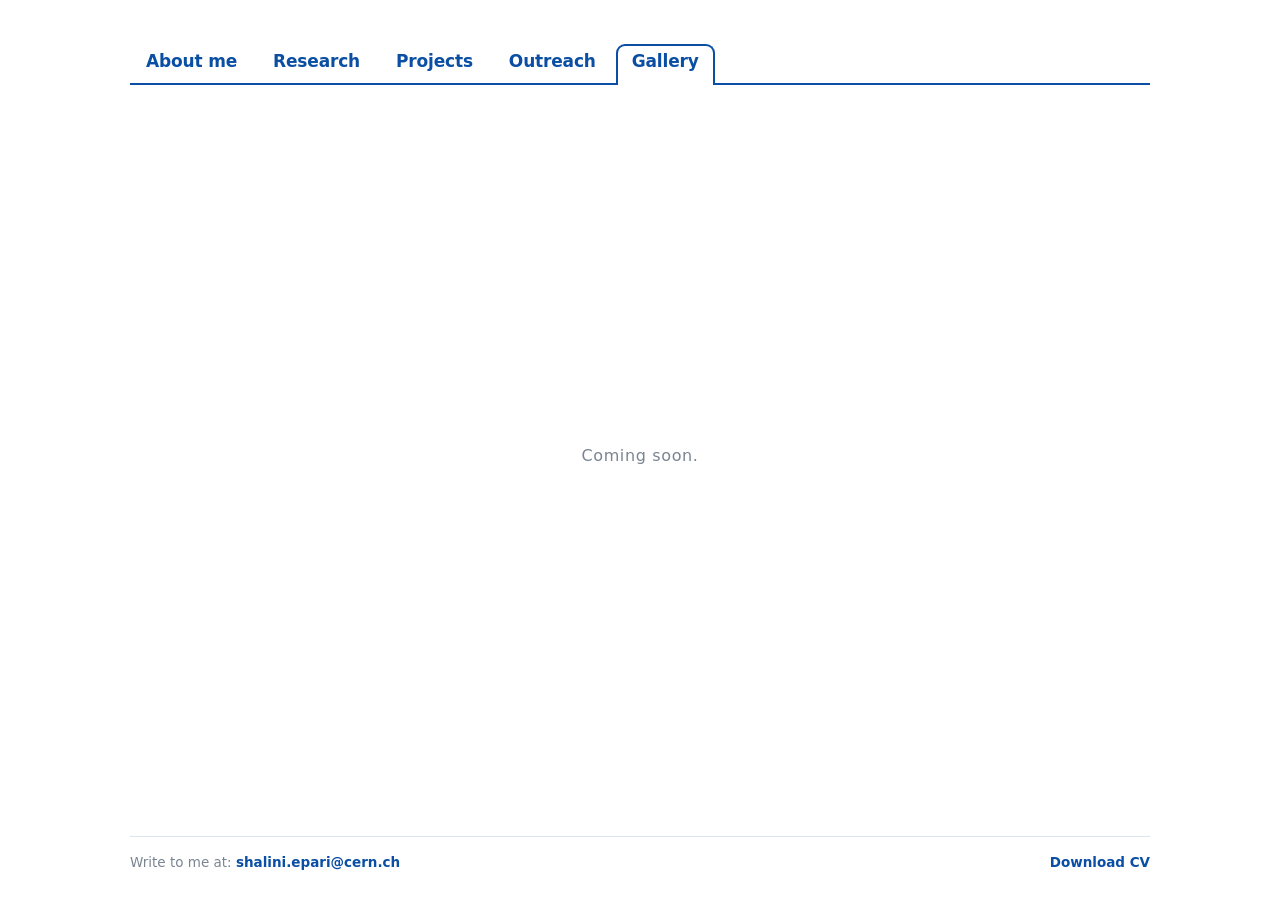
<file: outreach.html>
<!DOCTYPE html>
<html lang="en">
<head>
<meta charset="UTF-8">
<meta name="viewport" content="width=device-width, initial-scale=1">
<title>Gallery — Shalini Epari</title>
<meta name="description" content="Photographs of the ATLAS detector, the lab, and outreach work.">
<link rel="icon" href="data:image/svg+xml,%3Csvg xmlns='http://www.w3.org/2000/svg' viewBox='0 0 32 32'%3E%3Ccircle cx='16' cy='16' r='11' fill='none' stroke='%230a4fa3' stroke-width='3'/%3E%3Ccircle cx='16' cy='16' r='3.5' fill='%230a4fa3'/%3E%3C/svg%3E">
<style>
/* Shared look: this block is identical in every page. */
:root{
  --blue:#0a4fa3; --text:#1d2733; --body:#44505e; --grey:#7a8592; --soft:#e9eff8; --rule:#dbe4f1;
  --fs-tab:17px; --fs-greet:30px; --fs-body:16px; --fs-sub:18px; --fs-small:14px;
  --font:"Lucida Grande","Lucida Sans Unicode","Lucida Sans",Verdana,"DejaVu Sans",sans-serif;
}
*{box-sizing:border-box;margin:0;padding:0}
html{min-height:100%;background:#fff}
body{min-height:100vh;display:flex;flex-direction:column;background:#fff;color:var(--text);font-family:var(--font);-webkit-font-smoothing:antialiased}
.sr-only{position:absolute;width:1px;height:1px;overflow:hidden;clip:rect(0 0 0 0);white-space:nowrap}
a:focus-visible{outline:2px solid var(--blue);outline-offset:4px;border-radius:3px}

/* top: the tabs and the blue line */
.top{max-width:1100px;width:100%;margin:0 auto;padding:44px 40px 0}
.nav-row{display:flex;justify-content:space-between;align-items:flex-end;gap:24px;border-bottom:2px solid var(--blue)}
.tabs{display:flex;gap:4px;flex-wrap:wrap}
.tabs a{position:relative;font:700 var(--fs-tab)/1.2 var(--font);color:var(--blue);text-decoration:none;padding:7px 16px 12px;letter-spacing:-.01em;border-radius:9px 9px 0 0}
.tabs a[aria-current="page"]{background:#fff;margin-bottom:-2px}
.tabs a[aria-current="page"]::before{content:"";position:absolute;inset:0;border:2px solid var(--blue);border-bottom:0;border-radius:9px 9px 0 0;pointer-events:none}

/* page content */
.content{flex:1;max-width:1100px;width:100%;margin:0 auto;padding:54px 40px 64px}
.lead{font-size:var(--fs-body);line-height:1.75;color:var(--body);max-width:44em;margin-bottom:34px}
.soon{font-size:var(--fs-body);color:var(--grey)}

/* about */
.about{display:grid;grid-template-columns:auto minmax(0,1fr);gap:56px;align-items:start;width:max-content;max-width:100%;margin:0 auto}
.hi{font:700 var(--fs-greet)/1.25 var(--font);color:var(--blue);letter-spacing:-.005em;margin-bottom:14px}
.photo{position:relative;width:260px;height:322px;border-radius:6px;overflow:hidden;background:var(--soft)}
.photo img{position:absolute;inset:0;width:100%;height:100%;object-fit:cover}
.mono{position:absolute;inset:0;display:flex;align-items:center;justify-content:center;font:700 68px var(--font);color:var(--blue);opacity:.3}
.about .txt{font-size:var(--fs-body);line-height:1.75;color:var(--body);max-width:28em}

/* research */
.two{display:grid;grid-template-columns:1fr 1fr;gap:56px}
.proj h2{font:700 var(--fs-sub)/1.3 var(--font);color:var(--text);margin-bottom:10px}
.proj p{color:var(--body);font-size:16px;line-height:1.75}
.tag{display:inline-block;font-size:11px;letter-spacing:.09em;text-transform:uppercase;color:var(--blue);border:1px solid rgba(10,79,163,.4);border-radius:999px;padding:3px 11px;margin-bottom:14px}
.status{display:block;margin-top:14px;font-size:14px;color:var(--grey)}

/* projects */
.links{list-style:none}
.links li{padding:16px 0;border-top:1px solid var(--rule)}
.links li:last-child{border-bottom:1px solid var(--rule)}
.links a{font-weight:700;font-size:var(--fs-sub);color:var(--blue);text-decoration:none}
.links a:hover{text-decoration:underline}
.links span{display:block;font-size:15px;color:var(--grey);margin-top:3px}

/* gallery: the cloud chamber */
.content.fill{display:flex;flex-direction:column}
.content.fill .chamber{flex:1}
.chamber{position:relative;height:340px;min-height:340px;border-radius:6px;overflow:hidden}
.chamber canvas{position:absolute;inset:0;width:100%;height:100%;display:block;-webkit-mask-image:radial-gradient(ellipse 62% 70% at 50% 50%,#000 55%,transparent 100%);mask-image:radial-gradient(ellipse 62% 70% at 50% 50%,#000 55%,transparent 100%)}
.chamber .soon{position:absolute;inset:0;display:flex;align-items:center;justify-content:center;letter-spacing:.04em;text-shadow:0 0 12px #fff,0 0 4px #fff;pointer-events:none}

/* bottom line */
.foot{max-width:1100px;width:100%;margin:0 auto;padding:18px 40px 30px;display:flex;justify-content:space-between;gap:10px 16px;flex-wrap:wrap;font-size:13.5px;color:var(--grey);background:linear-gradient(var(--rule),var(--rule)) 40px 0/calc(100% - 80px) 1px no-repeat}
.foot a{color:var(--blue);font-weight:700;text-decoration:none}
.foot a:hover{text-decoration:underline}

/* gentle entrance */
.top,.content,.foot{opacity:0}
body.ready .top,body.ready .content,body.ready .foot{opacity:1}
body.ready .top{animation:rise .8s ease backwards}
body.ready .content{animation:rise .9s ease .25s backwards}
body.ready .foot{animation:rise .9s ease .45s backwards}
@keyframes rise{from{opacity:0;transform:translateY(8px)}to{opacity:1;transform:none}}
.tabs a{transition:opacity .2s}
body.ready .tabs a:hover{opacity:.72}

@media (max-width:820px){
  .top{padding:26px 22px 0}
  .nav-row{flex-direction:column;align-items:flex-start;gap:0}
  .tabs{gap:0;flex-wrap:nowrap}
  .tabs a{font-size:clamp(10.5px,3.2vw,17px);padding:6px 4px 11px;white-space:nowrap;border-radius:6px 6px 0 0}
  .tabs a[aria-current="page"]::before{border-radius:6px 6px 0 0}
    .content{padding:36px 22px 48px}
  .about{gap:28px}
  .photo{width:210px;height:260px}
  .mono{font-size:56px}
  .hi{font-size:26px;margin-bottom:12px}
  .two{grid-template-columns:1fr;gap:34px}
  .chamber{height:240px;min-height:240px}
  .foot{padding:16px 22px 24px;background-position:22px 0;background-size:calc(100% - 44px) 1px}
}
@media (min-width:521px) and (max-width:820px){
  .tabs a{padding:6px clamp(4px,1.2vw,10px) 12px}
}
@media (max-width:560px){
  .about{grid-template-columns:1fr;gap:26px;width:100%}
  .photo{width:100%;height:340px}
  .hi{font-size:24px}
}
@media (prefers-reduced-motion:reduce){body.ready *{animation:none!important}}
</style>
<noscript><style>.top,.content,.foot,.tabs a{opacity:1!important}</style></noscript>
</head>
<body class="ready">
<header class="top">
  <div class="nav-row">
    <nav class="tabs" aria-label="Main"><a href="index.html" style="--i:0">About me</a><a href="research.html" style="--i:1">Research</a><a href="projects.html" style="--i:2">Projects</a><a href="outreach.html" style="--i:3">Outreach</a><a href="gallery.html" style="--i:4" aria-current="page">Gallery</a></nav>
  </div>
</header>
<main class="content fill">
<h1 class="sr-only">Gallery</h1>
<div class="chamber" id="chamber"><canvas id="chamber-cv" aria-hidden="true"></canvas><p class="soon">Coming soon.</p></div>
</main>
<footer class="foot"><span>Write to me at: <a href="mailto:shalini.epari@cern.ch">shalini.epari@cern.ch</a></span><a href="cv.pdf">Download CV</a></footer>
<script>
/* Gallery cloud chamber. Never more than 2 tracks on screen at once. */
(function(){
  const wrap=document.getElementById('chamber'), cv=document.getElementById('chamber-cv');
  if(!wrap||!cv||window.matchMedia('(prefers-reduced-motion: reduce)').matches) return;
  const c=cv.getContext('2d'); let CW=0,CH=0;
  function size(){
    const dpr=Math.min(window.devicePixelRatio||1,2);
    CW=wrap.clientWidth; CH=wrap.clientHeight;
    cv.width=Math.round(CW*dpr); cv.height=Math.round(CH*dpr);
    c.setTransform(dpr,0,0,dpr,0,0);
  }
  size(); window.addEventListener('resize',size);

  const MAX=2, HOLD=2200, FADE=5000;
  const rnd=(a,b)=>a+Math.random()*(b-a), sgn=()=>Math.random()<0.5?-1:1;
  const fade=age=>age<HOLD?1:Math.max(0,1-(age-HOLD)/FADE);
  const diffuse=age=>1+Math.max(0,age-HOLD*0.4)/FADE*2.4;
  const tracks=[]; /*HOOK*/
  let now=performance.now();

  function add(o){
    const t=Object.assign({k:0,dk:0,jit:0.005,w:1.2,a:0.55,speed:0.09,target:400,drop:0.45,done:false,traveled:0},o);
    t.pts=[{x:t.x,y:t.y,t:now,dx:0,dy:0,r:0}]; tracks.push(t);
  }
  function electron(){ const s=sgn(); add({x:rnd(CW*0.12,CW*0.88),y:rnd(CH*0.38,CH*0.62),ang:rnd(0,Math.PI*2),speed:rnd(0.07,0.11),target:rnd(380,760),k:s*rnd(0.008,0.016),dk:s*rnd(0.000008,0.00002)}); }
  function muon(){ const left=Math.random()<0.5; add({x:left?-10:CW+10,y:rnd(CH*0.15,CH*0.85),ang:(left?0:Math.PI)+rnd(-0.3,0.3),speed:rnd(0.12,0.17),target:2400,k:rnd(-0.0006,0.0006),jit:0.003,w:1.1,a:0.45,drop:0.3}); }
  function spawn(){ if(Math.random()<0.8) electron(); else muon(); }

  function step(t,dt){
    if(t.done) return;
    let dist=t.speed*dt;
    while(dist>0&&!t.done){
      const s=Math.min(4,dist); dist-=s;
      t.ang+=t.k*s+(Math.random()-0.5)*2*t.jit; t.k+=t.dk*s;
      t.x+=Math.cos(t.ang)*s; t.y+=Math.sin(t.ang)*s; t.traveled+=s;
      const has=Math.random()<t.drop, sp=2+t.w*1.2;
      t.pts.push({x:t.x,y:t.y,t:now,dx:has?rnd(-sp,sp):0,dy:has?rnd(-sp,sp):0,r:has?rnd(0.4,1.0)*(0.7+t.w*0.22):0});
      if(t.traveled>=t.target||t.x<-120||t.x>CW+120||t.y<-120||t.y>CH+120) t.done=true;
    }
  }
  function draw(t){
    const pts=t.pts,n=pts.length,CHUNK=3;
    c.lineCap='round'; c.lineJoin='round';
    for(let i=1;i<n;i+=CHUNK){
      const end=Math.min(n-1,i+CHUNK-1), mid=pts[Math.min(n-1,i+1)];
      const age=now-mid.t, f=fade(age); if(f<=0) continue;
      const df=diffuse(age), al=t.a*f;
      c.beginPath(); c.moveTo(pts[i-1].x,pts[i-1].y);
      for(let j=i;j<=end;j++) c.lineTo(pts[j].x,pts[j].y);
      c.lineWidth=t.w*4.6*df; c.strokeStyle=`rgba(150,200,245,${al*0.16})`; c.stroke();
      c.lineWidth=t.w*df;     c.strokeStyle=`rgba(80,150,225,${al})`;       c.stroke();
    }
    for(let i=0;i<n;i++){
      const p=pts[i]; if(p.r<=0) continue;
      const age=now-p.t, f=fade(age); if(f<=0) continue;
      const df=diffuse(age);
      c.beginPath(); c.arc(p.x+p.dx*df,p.y+p.dy*df,p.r,0,Math.PI*2); c.fillStyle=`rgba(100,165,230,${t.a*f*0.6})`; c.fill();
    }
    if(!t.done){
      c.beginPath(); c.arc(t.x,t.y,7,0,Math.PI*2); c.fillStyle='rgba(120,185,250,0.1)'; c.fill();
      c.beginPath(); c.arc(t.x,t.y,2,0,Math.PI*2); c.fillStyle='rgba(90,165,245,0.55)'; c.fill();
    }
  }

  let last=now, nextSpawn=now+1200;
  function frame(ts){
    now=ts;
    const dt=Math.min(50,ts-last); last=ts;
    c.clearRect(0,0,CW,CH);
    if(now>=nextSpawn&&tracks.length<MAX){ spawn(); nextSpawn=now+rnd(500,1600); }
    for(const t of tracks){ step(t,dt); draw(t); }
    for(let i=tracks.length-1;i>=0;i--){ const t=tracks[i]; if(t.done&&now-t.pts[t.pts.length-1].t>HOLD+FADE) tracks.splice(i,1); }
    requestAnimationFrame(frame);
  }
  requestAnimationFrame(frame);
})();
</script>
</body>
</html>
</file>
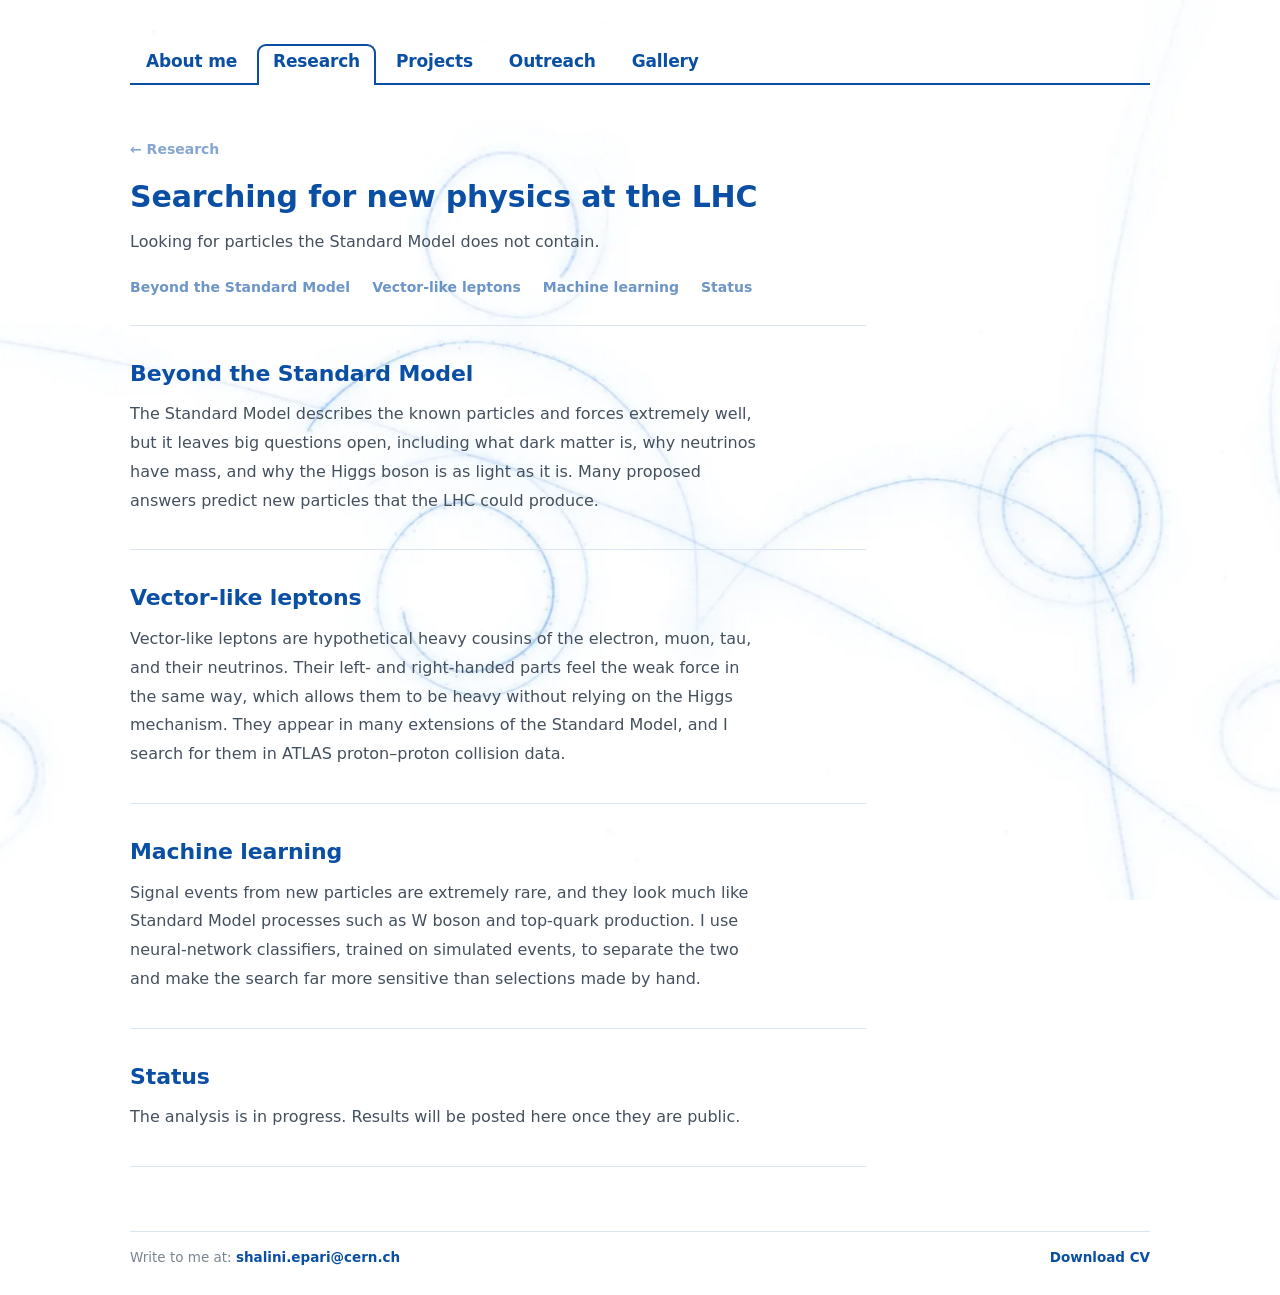
<file: physics.html>
<!DOCTYPE html>
<html lang="en">
<head>
<meta charset="UTF-8">
<meta name="viewport" content="width=device-width, initial-scale=1">
<title>Searching for new physics at the LHC — Shalini Epari</title>
<meta name="description" content="The physics searches Shalini Epari works on at ATLAS: searches for vector-like leptons using machine learning.">
<link rel="icon" href="data:image/svg+xml,%3Csvg xmlns='http://www.w3.org/2000/svg' viewBox='0 0 32 32'%3E%3Ccircle cx='16' cy='16' r='11' fill='none' stroke='%230a4fa3' stroke-width='3'/%3E%3Ccircle cx='16' cy='16' r='3.5' fill='%230a4fa3'/%3E%3C/svg%3E">
<style>
/* Shared look: this block is identical in every page. */
:root{
  --blue:#0a4fa3; --text:#1d2733; --body:#44505e; --grey:#7a8592; --soft:#e9eff8; --rule:#dbe4f1;
  --fs-tab:17px; --fs-greet:30px; --fs-body:16px; --fs-sub:18px; --fs-small:14px;
  --font:"Lucida Grande","Lucida Sans Unicode","Lucida Sans",Verdana,"DejaVu Sans",sans-serif;
}
*{box-sizing:border-box;margin:0;padding:0}
html{min-height:100%;background:#fff}
body{min-height:100vh;display:flex;flex-direction:column;background:transparent;color:var(--text);font-family:var(--font);-webkit-font-smoothing:antialiased}
.sr-only{position:absolute;width:1px;height:1px;overflow:hidden;clip:rect(0 0 0 0);white-space:nowrap}
a:focus-visible{outline:2px solid var(--blue);outline-offset:4px;border-radius:3px}

/* the faded cloud chamber behind every page */
body::before{content:"";position:fixed;inset:0;z-index:-1;pointer-events:none;background:url([data-uri]) center/cover no-repeat;opacity:0;transition:opacity 1.8s ease .1s}
body.ready::before{opacity:1}

/* top: the tabs and the blue line */
.top{max-width:1100px;width:100%;margin:0 auto;padding:44px 40px 0}
.nav-row{display:flex;justify-content:space-between;align-items:flex-end;gap:24px;border-bottom:2px solid var(--blue)}
.tabs{display:flex;gap:4px;flex-wrap:wrap}
.tabs a{position:relative;font:700 var(--fs-tab)/1.2 var(--font);color:var(--blue);text-decoration:none;padding:7px 16px 12px;letter-spacing:-.01em;border-radius:9px 9px 0 0}
.tabs a[aria-current="page"]{background:#fff;margin-bottom:-2px}
.tabs a[aria-current="page"]::before{content:"";position:absolute;inset:0;border:2px solid var(--blue);border-bottom:0;border-radius:9px 9px 0 0;pointer-events:none}

/* page content */
.content{flex:1;max-width:1100px;width:100%;margin:0 auto;padding:54px 40px 64px}
.lead{font-size:var(--fs-body);line-height:1.75;color:var(--body);max-width:44em;margin-bottom:34px}
.soon{font-size:var(--fs-body);color:var(--grey)}

/* about */
.about{display:grid;grid-template-columns:auto minmax(0,1fr);gap:56px;align-items:start;width:max-content;max-width:100%;margin:0 auto}
.hi{font:700 var(--fs-greet)/1.25 var(--font);color:var(--blue);letter-spacing:-.005em;margin-bottom:14px}
.photo{position:relative;width:260px;height:322px;border-radius:6px;overflow:hidden;background:var(--soft)}
.photo img{position:absolute;inset:0;width:100%;height:100%;object-fit:cover}
.mono{position:absolute;inset:0;display:flex;align-items:center;justify-content:center;font:700 68px var(--font);color:var(--blue);opacity:.3}
.about .txt{font-size:var(--fs-body);line-height:1.75;color:var(--body);max-width:28em}

/* research */
.two{display:grid;grid-template-columns:1fr 1fr;gap:56px}
.proj h2{font:700 var(--fs-sub)/1.3 var(--font);color:var(--text);margin-bottom:10px}
.proj p{color:var(--body);font-size:16px;line-height:1.75}
.tag{display:inline-block;font-size:11px;letter-spacing:.09em;text-transform:uppercase;color:var(--blue);border:1px solid rgba(10,79,163,.4);border-radius:999px;padding:3px 11px;margin-bottom:14px}
.status{display:block;margin-top:14px;font-size:14px;color:var(--grey)}

/* projects */
.links{list-style:none}
.links li{padding:16px 0;border-top:1px solid var(--rule)}
.links li:last-child{border-bottom:1px solid var(--rule)}
.links a{font-weight:700;font-size:var(--fs-sub);color:var(--blue);text-decoration:none}
.links a:hover{text-decoration:underline}
.links span{display:block;font-size:15px;color:var(--grey);margin-top:3px}

/* research overview + detail pages */
.block{padding:40px 0;border-top:1px solid var(--rule)}
.block:last-of-type{border-bottom:1px solid var(--rule)}
.block h2,.doc h2{font:700 22px/1.3 var(--font);color:var(--blue);margin-bottom:12px;letter-spacing:-.005em}
.block p{font-size:var(--fs-body);line-height:1.75;color:var(--body);max-width:40em}
.more{display:inline-block;margin-top:18px;font:700 15px/1 var(--font);color:var(--blue);opacity:.5;text-decoration:none;transition:opacity .25s}
.more span{display:inline-block;transition:transform .25s}
.more:hover{opacity:1}
.more:hover span{transform:translateX(4px)}
.back{display:inline-block;margin-bottom:22px;font:700 14px/1 var(--font);color:var(--blue);opacity:.5;text-decoration:none;transition:opacity .25s}
.back:hover{opacity:1}
.doc{max-width:46em}
.doc h1{font:700 var(--fs-greet)/1.25 var(--font);color:var(--blue);letter-spacing:-.005em;margin-bottom:12px}
.doc .lead{margin-bottom:22px}
.toc{display:flex;flex-wrap:wrap;gap:6px 22px;margin-bottom:30px;font-size:14px}
.toc a{color:var(--blue);opacity:.6;text-decoration:none;font-weight:700}
.toc a:hover{opacity:1}
.doc section{padding:34px 0;border-top:1px solid var(--rule)}
.doc section:last-of-type{border-bottom:1px solid var(--rule)}
.doc p{font-size:var(--fs-body);line-height:1.8;color:var(--body);margin-bottom:14px;max-width:40em}
.doc p:last-child{margin-bottom:0}
.doc a.inl{color:var(--blue);font-weight:700;text-decoration:none;border-bottom:1px solid rgba(10,79,163,.35)}
.doc a.inl:hover{border-color:var(--blue)}
.split{display:grid;grid-template-columns:minmax(0,1fr) 250px;gap:44px;align-items:start}
.fig{margin:0}
.fig svg{width:100%;height:auto;display:block}
.fig figcaption{font-size:12.5px;color:var(--grey);margin-top:8px;line-height:1.5}

/* gallery: the cloud chamber */
.content.fill{display:flex;flex-direction:column}
.content.fill .chamber{flex:1}
.chamber{position:relative;height:340px;min-height:340px;border-radius:6px;overflow:hidden}
.chamber canvas{position:absolute;inset:0;width:100%;height:100%;display:block;-webkit-mask-image:radial-gradient(ellipse 62% 70% at 50% 50%,#000 55%,transparent 100%);mask-image:radial-gradient(ellipse 62% 70% at 50% 50%,#000 55%,transparent 100%)}
.chamber .soon{position:absolute;inset:0;display:flex;align-items:center;justify-content:center;letter-spacing:.04em;text-shadow:0 0 12px #fff,0 0 4px #fff;pointer-events:none}

/* bottom line */
.foot{max-width:1100px;width:100%;margin:0 auto;padding:18px 40px 30px;display:flex;justify-content:space-between;gap:10px 16px;flex-wrap:wrap;font-size:13.5px;color:var(--grey);background:linear-gradient(var(--rule),var(--rule)) 40px 0/calc(100% - 80px) 1px no-repeat}
.foot a{color:var(--blue);font-weight:700;text-decoration:none}
.foot a:hover{text-decoration:underline}

/* gentle entrance */
.top,.content,.foot{opacity:0}
body.ready .top,body.ready .content,body.ready .foot{opacity:1}
body.ready .top{animation:rise .8s ease backwards}
body.ready .content{animation:rise .9s ease .25s backwards}
body.ready .foot{animation:rise .9s ease .45s backwards}
@keyframes rise{from{opacity:0;transform:translateY(8px)}to{opacity:1;transform:none}}
.tabs a{transition:opacity .2s}
body.ready .tabs a:hover{opacity:.72}

@media (max-width:820px){
  .top{padding:26px 22px 0}
  .nav-row{flex-direction:column;align-items:flex-start;gap:0}
  .tabs{gap:0;flex-wrap:nowrap}
  .tabs a{font-size:clamp(10.5px,3.2vw,17px);padding:6px 4px 11px;white-space:nowrap;border-radius:6px 6px 0 0}
  .tabs a[aria-current="page"]::before{border-radius:6px 6px 0 0}
    .content{padding:36px 22px 48px}
  .about{gap:28px}
  .photo{width:210px;height:260px}
  .mono{font-size:56px}
  .hi{font-size:26px;margin-bottom:12px}
  .two{grid-template-columns:1fr;gap:34px}
  .chamber{height:240px;min-height:240px}
  .foot{padding:16px 22px 24px;background-position:22px 0;background-size:calc(100% - 44px) 1px}
}
@media (min-width:521px) and (max-width:820px){
  .tabs a{padding:6px clamp(4px,1.2vw,10px) 12px}
}
@media (max-width:700px){
  .split{grid-template-columns:1fr;gap:24px}
  .fig{max-width:260px}
}
@media (max-width:560px){
  .about{grid-template-columns:1fr;gap:26px;width:100%}
  .photo{width:100%;height:340px}
  .hi{font-size:24px}
}
@media (max-width:820px){
  body::before{background-size:190% auto;background-position:center 64%}
}
@media (prefers-reduced-motion:reduce){body.ready *{animation:none!important}}
</style>
<noscript><style>.top,.content,.foot,.tabs a{opacity:1!important}</style></noscript>
</head>
<body class="ready">
<header class="top">
  <div class="nav-row">
    <nav class="tabs" aria-label="Main"><a href="index.html" style="--i:0">About me</a><a href="research.html" style="--i:1" aria-current="page">Research</a><a href="projects.html" style="--i:2">Projects</a><a href="outreach.html" style="--i:3">Outreach</a><a href="gallery.html" style="--i:4">Gallery</a></nav>
  </div>
</header>
<main class="content">
<div class="doc">
  <a class="back" href="research.html">&larr; Research</a>
  <h1>Searching for new physics at the LHC</h1>
  <p class="lead">Looking for particles the Standard Model does not contain.</p>
  <nav class="toc" aria-label="On this page"><a href="#beyond">Beyond the Standard Model</a><a href="#vll">Vector-like leptons</a><a href="#ml">Machine learning</a><a href="#status">Status</a></nav>

  <section id="beyond">
    <h2>Beyond the Standard Model</h2>
    <p>The Standard Model describes the known particles and forces extremely well, but it leaves big questions open, including what dark matter is, why neutrinos have mass, and why the Higgs boson is as light as it is. Many proposed answers predict new particles that the LHC could produce.</p>
  </section>

  <section id="vll">
    <h2>Vector-like leptons</h2>
    <p>Vector-like leptons are hypothetical heavy cousins of the electron, muon, tau, and their neutrinos. Their left- and right-handed parts feel the weak force in the same way, which allows them to be heavy without relying on the Higgs mechanism. They appear in many extensions of the Standard Model, and I search for them in ATLAS proton&ndash;proton collision data.</p>
  </section>

  <section id="ml">
    <h2>Machine learning</h2>
    <p>Signal events from new particles are extremely rare, and they look much like Standard Model processes such as W boson and top-quark production. I use neural-network classifiers, trained on simulated events, to separate the two and make the search far more sensitive than selections made by hand.</p>
  </section>

  <section id="status">
    <h2>Status</h2>
    <p>The analysis is in progress. Results will be posted here once they are public.</p>
  </section>
</div>
</main>
<footer class="foot"><span>Write to me at: <a href="mailto:shalini.epari@cern.ch">shalini.epari@cern.ch</a></span><a href="cv.pdf">Download CV</a></footer>
</body>
</html>
</file>
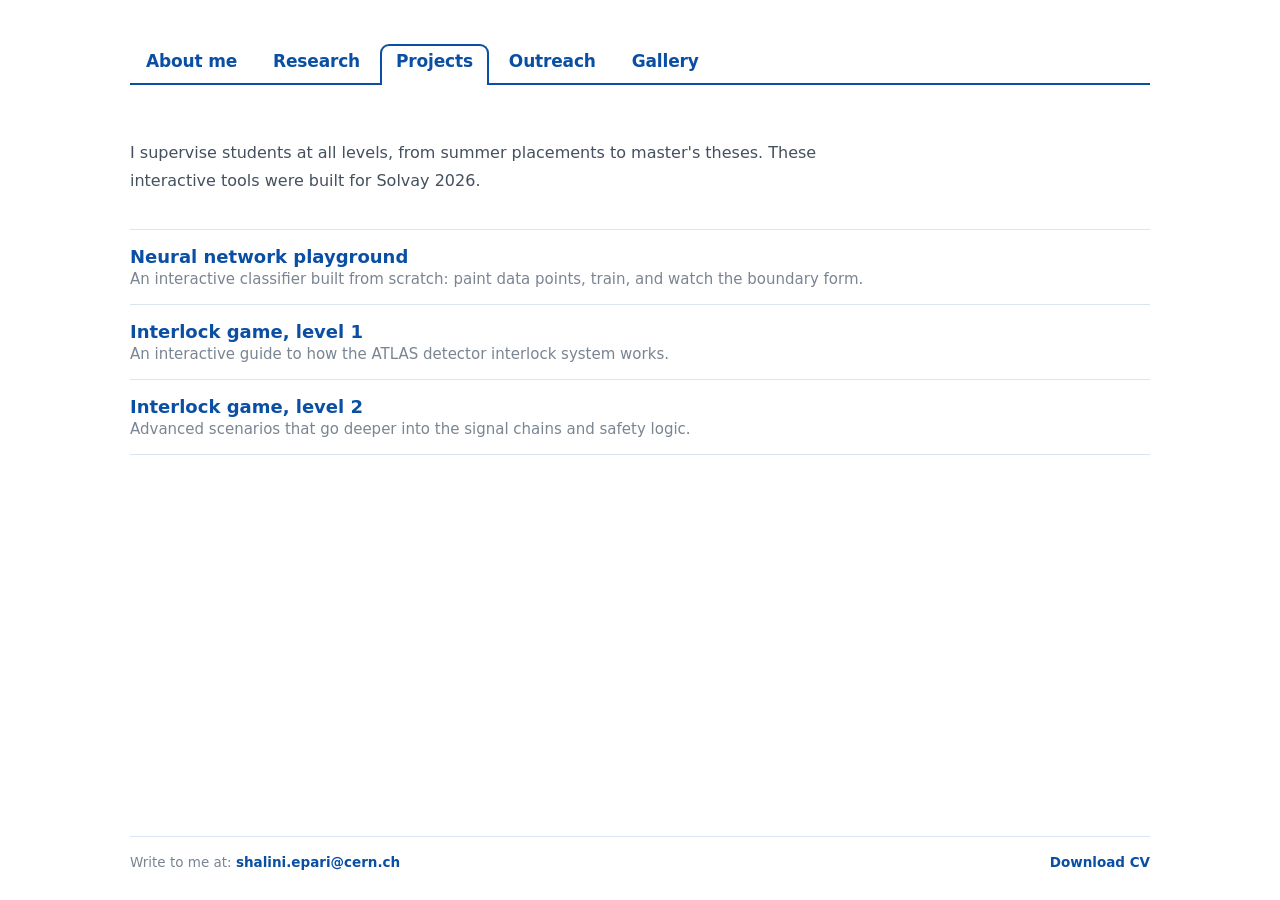
<file: projects.html>
<!DOCTYPE html>
<html lang="en">
<head>
<meta charset="UTF-8">
<meta name="viewport" content="width=device-width, initial-scale=1">
<title>Projects — Shalini Epari</title>
<meta name="description" content="Student supervision and interactive teaching tools by Shalini Epari, including the Solvay 2026 neural network playground and ATLAS interlock game.">
<link rel="icon" href="data:image/svg+xml,%3Csvg xmlns='http://www.w3.org/2000/svg' viewBox='0 0 32 32'%3E%3Ccircle cx='16' cy='16' r='11' fill='none' stroke='%230a4fa3' stroke-width='3'/%3E%3Ccircle cx='16' cy='16' r='3.5' fill='%230a4fa3'/%3E%3C/svg%3E">
<style>
/* Shared look: this block is identical in every page. */
:root{
  --blue:#0a4fa3; --text:#1d2733; --body:#44505e; --grey:#7a8592; --soft:#e9eff8; --rule:#dbe4f1;
  --fs-tab:17px; --fs-greet:30px; --fs-body:16px; --fs-sub:18px; --fs-small:14px;
  --font:"Lucida Grande","Lucida Sans Unicode","Lucida Sans",Verdana,"DejaVu Sans",sans-serif;
}
*{box-sizing:border-box;margin:0;padding:0}
html{min-height:100%;background:#fff}
body{min-height:100vh;display:flex;flex-direction:column;background:#fff;color:var(--text);font-family:var(--font);-webkit-font-smoothing:antialiased}
.sr-only{position:absolute;width:1px;height:1px;overflow:hidden;clip:rect(0 0 0 0);white-space:nowrap}
a:focus-visible{outline:2px solid var(--blue);outline-offset:4px;border-radius:3px}

/* top: the tabs and the blue line */
.top{max-width:1100px;width:100%;margin:0 auto;padding:44px 40px 0}
.nav-row{display:flex;justify-content:space-between;align-items:flex-end;gap:24px;border-bottom:2px solid var(--blue)}
.tabs{display:flex;gap:4px;flex-wrap:wrap}
.tabs a{position:relative;font:700 var(--fs-tab)/1.2 var(--font);color:var(--blue);text-decoration:none;padding:7px 16px 12px;letter-spacing:-.01em;border-radius:9px 9px 0 0}
.tabs a[aria-current="page"]{background:#fff;margin-bottom:-2px}
.tabs a[aria-current="page"]::before{content:"";position:absolute;inset:0;border:2px solid var(--blue);border-bottom:0;border-radius:9px 9px 0 0;pointer-events:none}

/* page content */
.content{flex:1;max-width:1100px;width:100%;margin:0 auto;padding:54px 40px 64px}
.lead{font-size:var(--fs-body);line-height:1.75;color:var(--body);max-width:44em;margin-bottom:34px}
.soon{font-size:var(--fs-body);color:var(--grey)}

/* about */
.about{display:grid;grid-template-columns:auto minmax(0,1fr);gap:56px;align-items:start;width:max-content;max-width:100%;margin:0 auto}
.hi{font:700 var(--fs-greet)/1.25 var(--font);color:var(--blue);letter-spacing:-.005em;margin-bottom:14px}
.photo{position:relative;width:260px;height:322px;border-radius:6px;overflow:hidden;background:var(--soft)}
.photo img{position:absolute;inset:0;width:100%;height:100%;object-fit:cover}
.mono{position:absolute;inset:0;display:flex;align-items:center;justify-content:center;font:700 68px var(--font);color:var(--blue);opacity:.3}
.about .txt{font-size:var(--fs-body);line-height:1.75;color:var(--body);max-width:28em}

/* research */
.two{display:grid;grid-template-columns:1fr 1fr;gap:56px}
.proj h2{font:700 var(--fs-sub)/1.3 var(--font);color:var(--text);margin-bottom:10px}
.proj p{color:var(--body);font-size:16px;line-height:1.75}
.tag{display:inline-block;font-size:11px;letter-spacing:.09em;text-transform:uppercase;color:var(--blue);border:1px solid rgba(10,79,163,.4);border-radius:999px;padding:3px 11px;margin-bottom:14px}
.status{display:block;margin-top:14px;font-size:14px;color:var(--grey)}

/* projects */
.links{list-style:none}
.links li{padding:16px 0;border-top:1px solid var(--rule)}
.links li:last-child{border-bottom:1px solid var(--rule)}
.links a{font-weight:700;font-size:var(--fs-sub);color:var(--blue);text-decoration:none}
.links a:hover{text-decoration:underline}
.links span{display:block;font-size:15px;color:var(--grey);margin-top:3px}

/* gallery: the cloud chamber */
.content.fill{display:flex;flex-direction:column}
.content.fill .chamber{flex:1}
.chamber{position:relative;height:340px;min-height:340px;border-radius:6px;overflow:hidden}
.chamber canvas{position:absolute;inset:0;width:100%;height:100%;display:block;-webkit-mask-image:radial-gradient(ellipse 62% 70% at 50% 50%,#000 55%,transparent 100%);mask-image:radial-gradient(ellipse 62% 70% at 50% 50%,#000 55%,transparent 100%)}
.chamber .soon{position:absolute;inset:0;display:flex;align-items:center;justify-content:center;letter-spacing:.04em;text-shadow:0 0 12px #fff,0 0 4px #fff;pointer-events:none}

/* bottom line */
.foot{max-width:1100px;width:100%;margin:0 auto;padding:18px 40px 30px;display:flex;justify-content:space-between;gap:10px 16px;flex-wrap:wrap;font-size:13.5px;color:var(--grey);background:linear-gradient(var(--rule),var(--rule)) 40px 0/calc(100% - 80px) 1px no-repeat}
.foot a{color:var(--blue);font-weight:700;text-decoration:none}
.foot a:hover{text-decoration:underline}

/* gentle entrance */
.top,.content,.foot{opacity:0}
body.ready .top,body.ready .content,body.ready .foot{opacity:1}
body.ready .top{animation:rise .8s ease backwards}
body.ready .content{animation:rise .9s ease .25s backwards}
body.ready .foot{animation:rise .9s ease .45s backwards}
@keyframes rise{from{opacity:0;transform:translateY(8px)}to{opacity:1;transform:none}}
.tabs a{transition:opacity .2s}
body.ready .tabs a:hover{opacity:.72}

@media (max-width:820px){
  .top{padding:26px 22px 0}
  .nav-row{flex-direction:column;align-items:flex-start;gap:0}
  .tabs{gap:0;flex-wrap:nowrap}
  .tabs a{font-size:clamp(10.5px,3.2vw,17px);padding:6px 4px 11px;white-space:nowrap;border-radius:6px 6px 0 0}
  .tabs a[aria-current="page"]::before{border-radius:6px 6px 0 0}
    .content{padding:36px 22px 48px}
  .about{gap:28px}
  .photo{width:210px;height:260px}
  .mono{font-size:56px}
  .hi{font-size:26px;margin-bottom:12px}
  .two{grid-template-columns:1fr;gap:34px}
  .chamber{height:240px;min-height:240px}
  .foot{padding:16px 22px 24px;background-position:22px 0;background-size:calc(100% - 44px) 1px}
}
@media (min-width:521px) and (max-width:820px){
  .tabs a{padding:6px clamp(4px,1.2vw,10px) 12px}
}
@media (max-width:560px){
  .about{grid-template-columns:1fr;gap:26px;width:100%}
  .photo{width:100%;height:340px}
  .hi{font-size:24px}
}
@media (prefers-reduced-motion:reduce){body.ready *{animation:none!important}}
</style>
<noscript><style>.top,.content,.foot,.tabs a{opacity:1!important}</style></noscript>
</head>
<body class="ready">
<header class="top">
  <div class="nav-row">
    <nav class="tabs" aria-label="Main"><a href="index.html" style="--i:0">About me</a><a href="research.html" style="--i:1">Research</a><a href="projects.html" style="--i:2" aria-current="page">Projects</a><a href="outreach.html" style="--i:3">Outreach</a><a href="gallery.html" style="--i:4">Gallery</a></nav>
  </div>
</header>
<main class="content">
<h1 class="sr-only">Projects</h1>
<p class="lead">I supervise students at all levels, from summer placements to master's theses. These interactive tools were built for Solvay 2026.</p>
<ul class="links">
  <li><a href="projects/nn/">Neural network playground</a><span>An interactive classifier built from scratch: paint data points, train, and watch the boundary form.</span></li>
  <li><a href="projects/interlock/">Interlock game, level 1</a><span>An interactive guide to how the ATLAS detector interlock system works.</span></li>
  <li><a href="projects/interlock-level2/">Interlock game, level 2</a><span>Advanced scenarios that go deeper into the signal chains and safety logic.</span></li>
</ul>
</main>
<footer class="foot"><span>Write to me at: <a href="mailto:shalini.epari@cern.ch">shalini.epari@cern.ch</a></span><a href="cv.pdf">Download CV</a></footer>
</body>
</html>
</file>
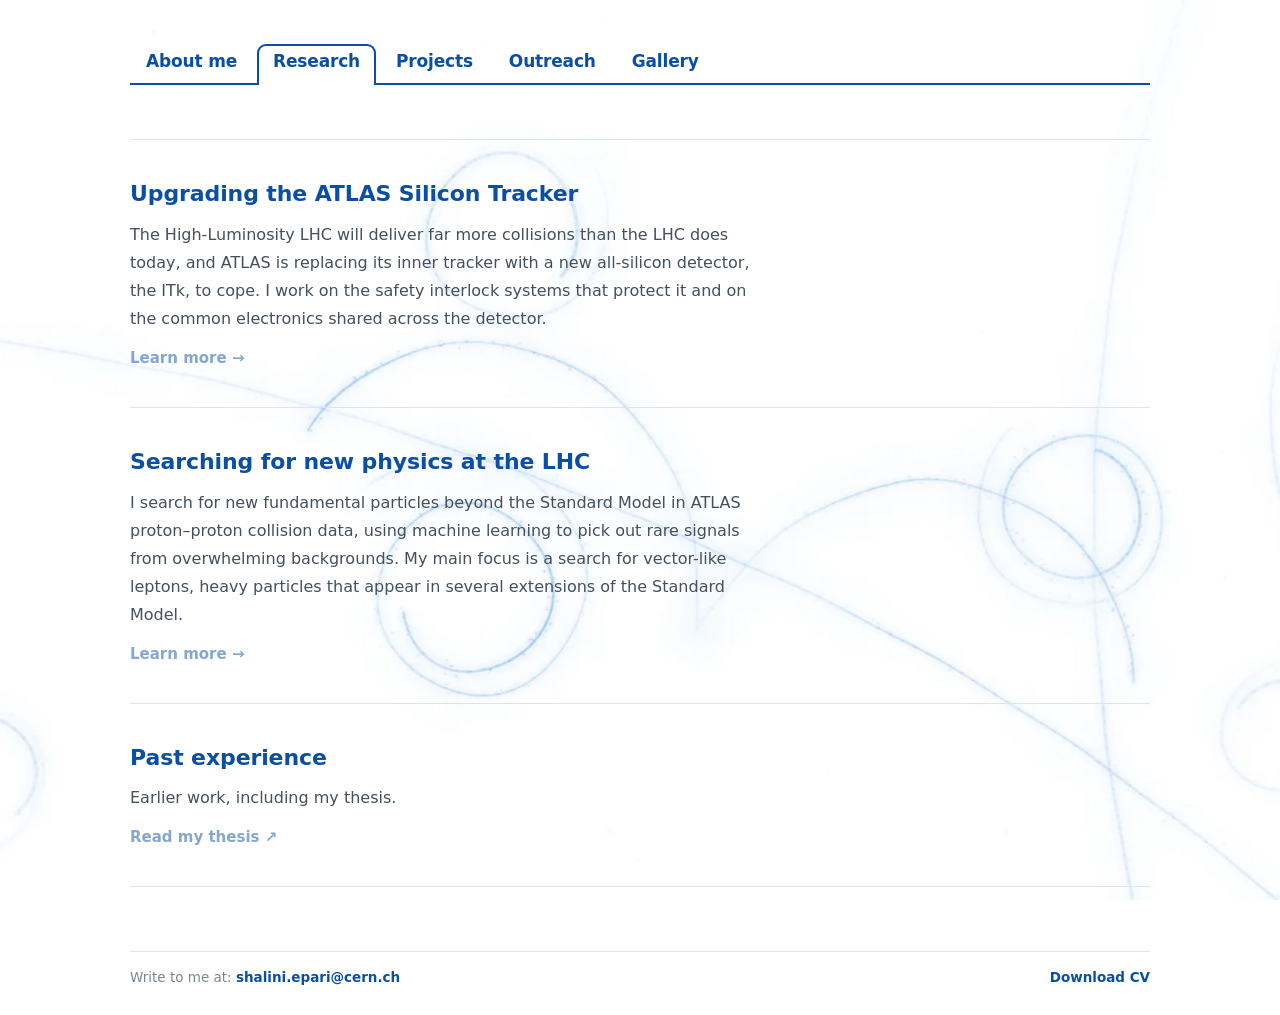
<file: research.html>
<!DOCTYPE html>
<html lang="en">
<head>
<meta charset="UTF-8">
<meta name="viewport" content="width=device-width, initial-scale=1">
<title>Research — Shalini Epari</title>
<meta name="description" content="Research of Shalini Epari on the ATLAS Experiment: upgrading the ATLAS silicon tracker for the High-Luminosity LHC and searching for new physics at the LHC.">
<link rel="icon" href="data:image/svg+xml,%3Csvg xmlns='http://www.w3.org/2000/svg' viewBox='0 0 32 32'%3E%3Ccircle cx='16' cy='16' r='11' fill='none' stroke='%230a4fa3' stroke-width='3'/%3E%3Ccircle cx='16' cy='16' r='3.5' fill='%230a4fa3'/%3E%3C/svg%3E">
<style>
/* Shared look: this block is identical in every page. */
:root{
  --blue:#0a4fa3; --text:#1d2733; --body:#44505e; --grey:#7a8592; --soft:#e9eff8; --rule:#dbe4f1;
  --fs-tab:17px; --fs-greet:30px; --fs-body:16px; --fs-sub:18px; --fs-small:14px;
  --font:"Lucida Grande","Lucida Sans Unicode","Lucida Sans",Verdana,"DejaVu Sans",sans-serif;
}
*{box-sizing:border-box;margin:0;padding:0}
html{min-height:100%;background:#fff}
body{min-height:100vh;display:flex;flex-direction:column;background:transparent;color:var(--text);font-family:var(--font);-webkit-font-smoothing:antialiased}
.sr-only{position:absolute;width:1px;height:1px;overflow:hidden;clip:rect(0 0 0 0);white-space:nowrap}
a:focus-visible{outline:2px solid var(--blue);outline-offset:4px;border-radius:3px}

/* the faded cloud chamber behind every page */
body::before{content:"";position:fixed;inset:0;z-index:-1;pointer-events:none;background:url([data-uri]) center/cover no-repeat;opacity:0;transition:opacity 1.8s ease .1s}
body.ready::before{opacity:1}

/* top: the tabs and the blue line */
.top{max-width:1100px;width:100%;margin:0 auto;padding:44px 40px 0}
.nav-row{display:flex;justify-content:space-between;align-items:flex-end;gap:24px;border-bottom:2px solid var(--blue)}
.tabs{display:flex;gap:4px;flex-wrap:wrap}
.tabs a{position:relative;font:700 var(--fs-tab)/1.2 var(--font);color:var(--blue);text-decoration:none;padding:7px 16px 12px;letter-spacing:-.01em;border-radius:9px 9px 0 0}
.tabs a[aria-current="page"]{background:#fff;margin-bottom:-2px}
.tabs a[aria-current="page"]::before{content:"";position:absolute;inset:0;border:2px solid var(--blue);border-bottom:0;border-radius:9px 9px 0 0;pointer-events:none}

/* page content */
.content{flex:1;max-width:1100px;width:100%;margin:0 auto;padding:54px 40px 64px}
.lead{font-size:var(--fs-body);line-height:1.75;color:var(--body);max-width:44em;margin-bottom:34px}
.soon{font-size:var(--fs-body);color:var(--grey)}

/* about */
.about{display:grid;grid-template-columns:auto minmax(0,1fr);gap:56px;align-items:start;width:max-content;max-width:100%;margin:0 auto}
.hi{font:700 var(--fs-greet)/1.25 var(--font);color:var(--blue);letter-spacing:-.005em;margin-bottom:14px}
.photo{position:relative;width:260px;height:322px;border-radius:6px;overflow:hidden;background:var(--soft)}
.photo img{position:absolute;inset:0;width:100%;height:100%;object-fit:cover}
.mono{position:absolute;inset:0;display:flex;align-items:center;justify-content:center;font:700 68px var(--font);color:var(--blue);opacity:.3}
.about .txt{font-size:var(--fs-body);line-height:1.75;color:var(--body);max-width:28em}

/* research */
.two{display:grid;grid-template-columns:1fr 1fr;gap:56px}
.proj h2{font:700 var(--fs-sub)/1.3 var(--font);color:var(--text);margin-bottom:10px}
.proj p{color:var(--body);font-size:16px;line-height:1.75}
.tag{display:inline-block;font-size:11px;letter-spacing:.09em;text-transform:uppercase;color:var(--blue);border:1px solid rgba(10,79,163,.4);border-radius:999px;padding:3px 11px;margin-bottom:14px}
.status{display:block;margin-top:14px;font-size:14px;color:var(--grey)}

/* projects */
.links{list-style:none}
.links li{padding:16px 0;border-top:1px solid var(--rule)}
.links li:last-child{border-bottom:1px solid var(--rule)}
.links a{font-weight:700;font-size:var(--fs-sub);color:var(--blue);text-decoration:none}
.links a:hover{text-decoration:underline}
.links span{display:block;font-size:15px;color:var(--grey);margin-top:3px}

/* research overview + detail pages */
.block{padding:40px 0;border-top:1px solid var(--rule)}
.block:last-of-type{border-bottom:1px solid var(--rule)}
.block h2,.doc h2{font:700 22px/1.3 var(--font);color:var(--blue);margin-bottom:12px;letter-spacing:-.005em}
.block p{font-size:var(--fs-body);line-height:1.75;color:var(--body);max-width:40em}
.more{display:inline-block;margin-top:18px;font:700 15px/1 var(--font);color:var(--blue);opacity:.5;text-decoration:none;transition:opacity .25s}
.more span{display:inline-block;transition:transform .25s}
.more:hover{opacity:1}
.more:hover span{transform:translateX(4px)}
.back{display:inline-block;margin-bottom:22px;font:700 14px/1 var(--font);color:var(--blue);opacity:.5;text-decoration:none;transition:opacity .25s}
.back:hover{opacity:1}
.doc{max-width:46em}
.doc h1{font:700 var(--fs-greet)/1.25 var(--font);color:var(--blue);letter-spacing:-.005em;margin-bottom:12px}
.doc .lead{margin-bottom:22px}
.toc{display:flex;flex-wrap:wrap;gap:6px 22px;margin-bottom:30px;font-size:14px}
.toc a{color:var(--blue);opacity:.6;text-decoration:none;font-weight:700}
.toc a:hover{opacity:1}
.doc section{padding:34px 0;border-top:1px solid var(--rule)}
.doc section:last-of-type{border-bottom:1px solid var(--rule)}
.doc p{font-size:var(--fs-body);line-height:1.8;color:var(--body);margin-bottom:14px;max-width:40em}
.doc p:last-child{margin-bottom:0}
.doc a.inl{color:var(--blue);font-weight:700;text-decoration:none;border-bottom:1px solid rgba(10,79,163,.35)}
.doc a.inl:hover{border-color:var(--blue)}
.split{display:grid;grid-template-columns:minmax(0,1fr) 250px;gap:44px;align-items:start}
.fig{margin:0}
.fig svg{width:100%;height:auto;display:block}
.fig figcaption{font-size:12.5px;color:var(--grey);margin-top:8px;line-height:1.5}

/* gallery: the cloud chamber */
.content.fill{display:flex;flex-direction:column}
.content.fill .chamber{flex:1}
.chamber{position:relative;height:340px;min-height:340px;border-radius:6px;overflow:hidden}
.chamber canvas{position:absolute;inset:0;width:100%;height:100%;display:block;-webkit-mask-image:radial-gradient(ellipse 62% 70% at 50% 50%,#000 55%,transparent 100%);mask-image:radial-gradient(ellipse 62% 70% at 50% 50%,#000 55%,transparent 100%)}
.chamber .soon{position:absolute;inset:0;display:flex;align-items:center;justify-content:center;letter-spacing:.04em;text-shadow:0 0 12px #fff,0 0 4px #fff;pointer-events:none}

/* bottom line */
.foot{max-width:1100px;width:100%;margin:0 auto;padding:18px 40px 30px;display:flex;justify-content:space-between;gap:10px 16px;flex-wrap:wrap;font-size:13.5px;color:var(--grey);background:linear-gradient(var(--rule),var(--rule)) 40px 0/calc(100% - 80px) 1px no-repeat}
.foot a{color:var(--blue);font-weight:700;text-decoration:none}
.foot a:hover{text-decoration:underline}

/* gentle entrance */
.top,.content,.foot{opacity:0}
body.ready .top,body.ready .content,body.ready .foot{opacity:1}
body.ready .top{animation:rise .8s ease backwards}
body.ready .content{animation:rise .9s ease .25s backwards}
body.ready .foot{animation:rise .9s ease .45s backwards}
@keyframes rise{from{opacity:0;transform:translateY(8px)}to{opacity:1;transform:none}}
.tabs a{transition:opacity .2s}
body.ready .tabs a:hover{opacity:.72}

@media (max-width:820px){
  .top{padding:26px 22px 0}
  .nav-row{flex-direction:column;align-items:flex-start;gap:0}
  .tabs{gap:0;flex-wrap:nowrap}
  .tabs a{font-size:clamp(10.5px,3.2vw,17px);padding:6px 4px 11px;white-space:nowrap;border-radius:6px 6px 0 0}
  .tabs a[aria-current="page"]::before{border-radius:6px 6px 0 0}
    .content{padding:36px 22px 48px}
  .about{gap:28px}
  .photo{width:210px;height:260px}
  .mono{font-size:56px}
  .hi{font-size:26px;margin-bottom:12px}
  .two{grid-template-columns:1fr;gap:34px}
  .chamber{height:240px;min-height:240px}
  .foot{padding:16px 22px 24px;background-position:22px 0;background-size:calc(100% - 44px) 1px}
}
@media (min-width:521px) and (max-width:820px){
  .tabs a{padding:6px clamp(4px,1.2vw,10px) 12px}
}
@media (max-width:700px){
  .split{grid-template-columns:1fr;gap:24px}
  .fig{max-width:260px}
}
@media (max-width:560px){
  .about{grid-template-columns:1fr;gap:26px;width:100%}
  .photo{width:100%;height:340px}
  .hi{font-size:24px}
}
@media (max-width:820px){
  body::before{background-size:190% auto;background-position:center 64%}
}
@media (prefers-reduced-motion:reduce){body.ready *{animation:none!important}}
</style>
<noscript><style>.top,.content,.foot,.tabs a{opacity:1!important}</style></noscript>
</head>
<body class="ready">
<header class="top">
  <div class="nav-row">
    <nav class="tabs" aria-label="Main"><a href="index.html" style="--i:0">About me</a><a href="research.html" style="--i:1" aria-current="page">Research</a><a href="projects.html" style="--i:2">Projects</a><a href="outreach.html" style="--i:3">Outreach</a><a href="gallery.html" style="--i:4">Gallery</a></nav>
  </div>
</header>
<main class="content">
<h1 class="sr-only">Research</h1>
<article class="block">
  <h2>Upgrading the ATLAS Silicon Tracker</h2>
  <p>The High-Luminosity LHC will deliver far more collisions than the LHC does today, and ATLAS is replacing its inner tracker with a new all-silicon detector, the ITk, to cope. I work on the safety interlock systems that protect it and on the common electronics shared across the detector.</p>
  <a class="more" href="itk.html">Learn more <span>&rarr;</span></a>
</article>
<article class="block">
  <h2>Searching for new physics at the LHC</h2>
  <p>I search for new fundamental particles beyond the Standard Model in ATLAS proton&ndash;proton collision data, using machine learning to pick out rare signals from overwhelming backgrounds. My main focus is a search for vector-like leptons, heavy particles that appear in several extensions of the Standard Model.</p>
  <a class="more" href="physics.html">Learn more <span>&rarr;</span></a>
</article>
<article class="block">
  <h2>Past experience</h2>
  <p>Earlier work, including my thesis.</p>
  <a class="more" href="thesis.pdf" target="_blank" rel="noopener">Read my thesis <span>&nearr;</span></a>
</article>
</main>
<footer class="foot"><span>Write to me at: <a href="mailto:shalini.epari@cern.ch">shalini.epari@cern.ch</a></span><a href="cv.pdf">Download CV</a></footer>
</body>
</html>
</file>
